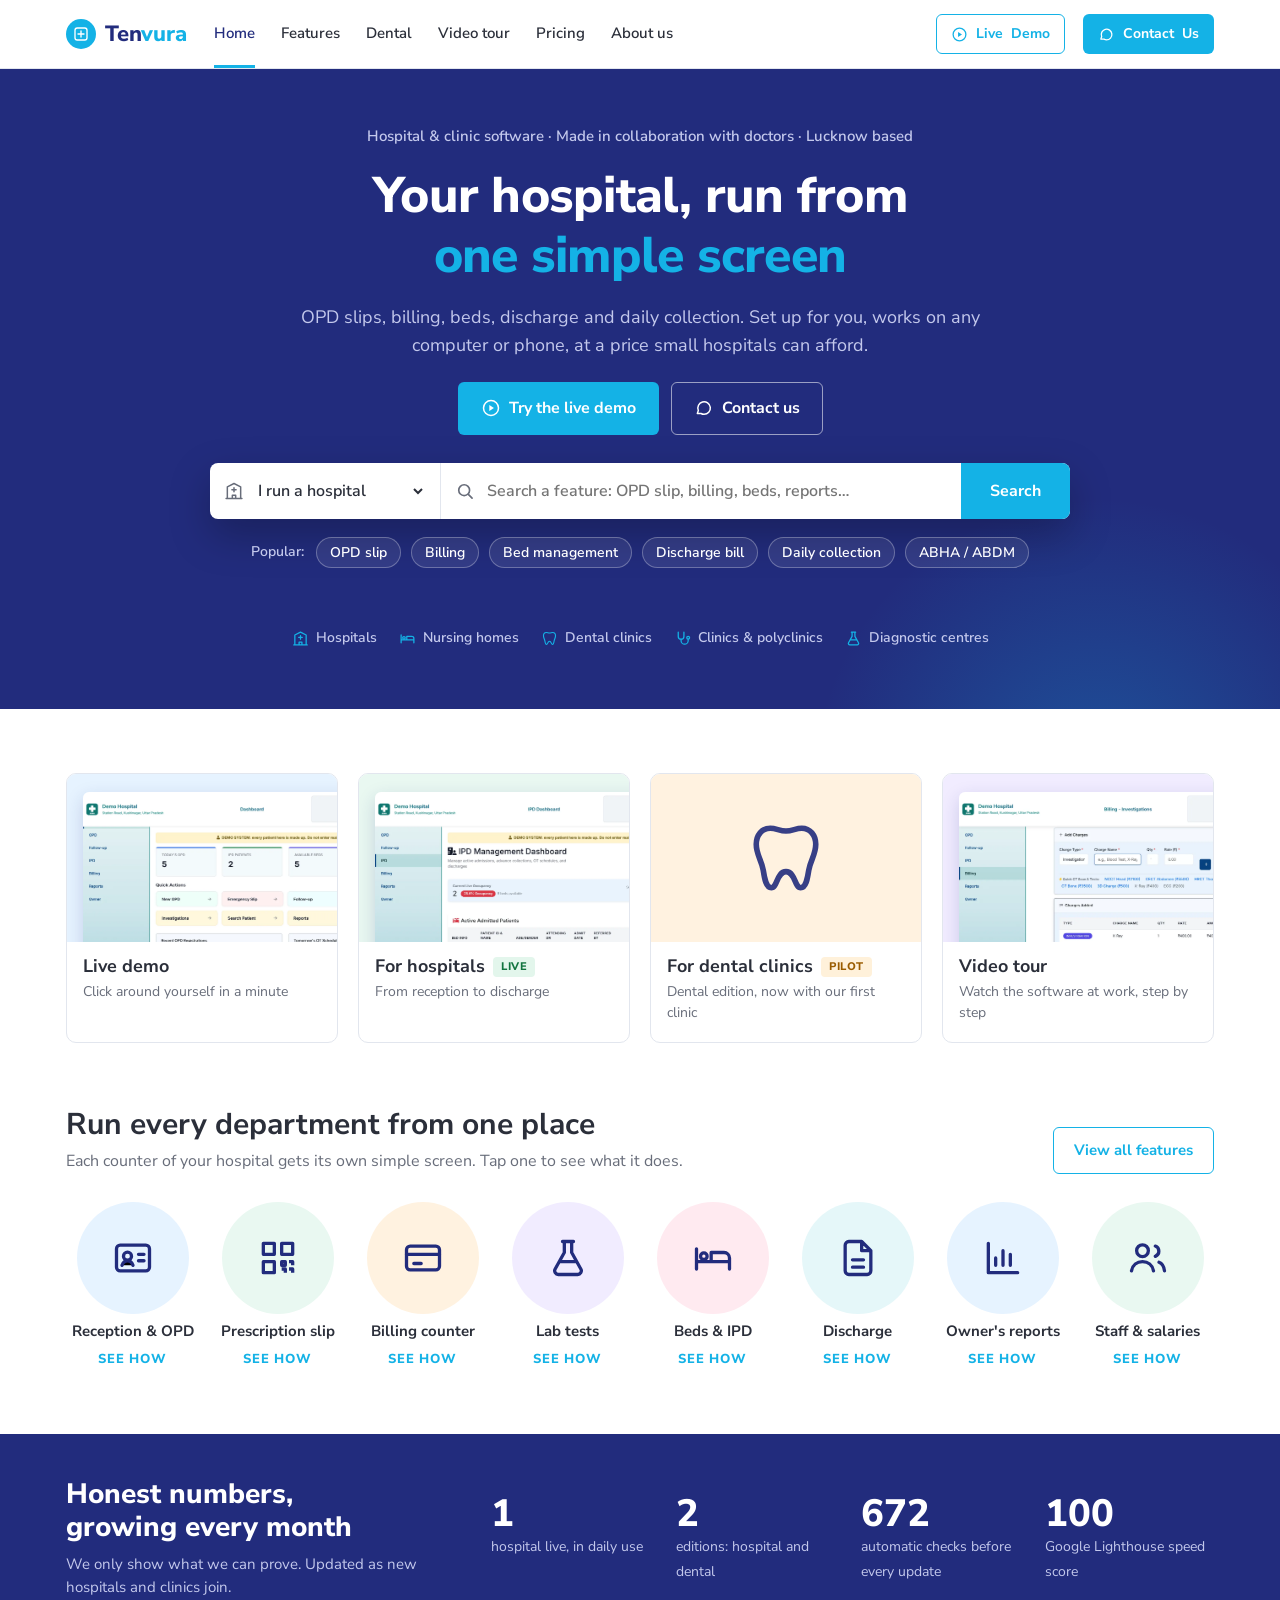
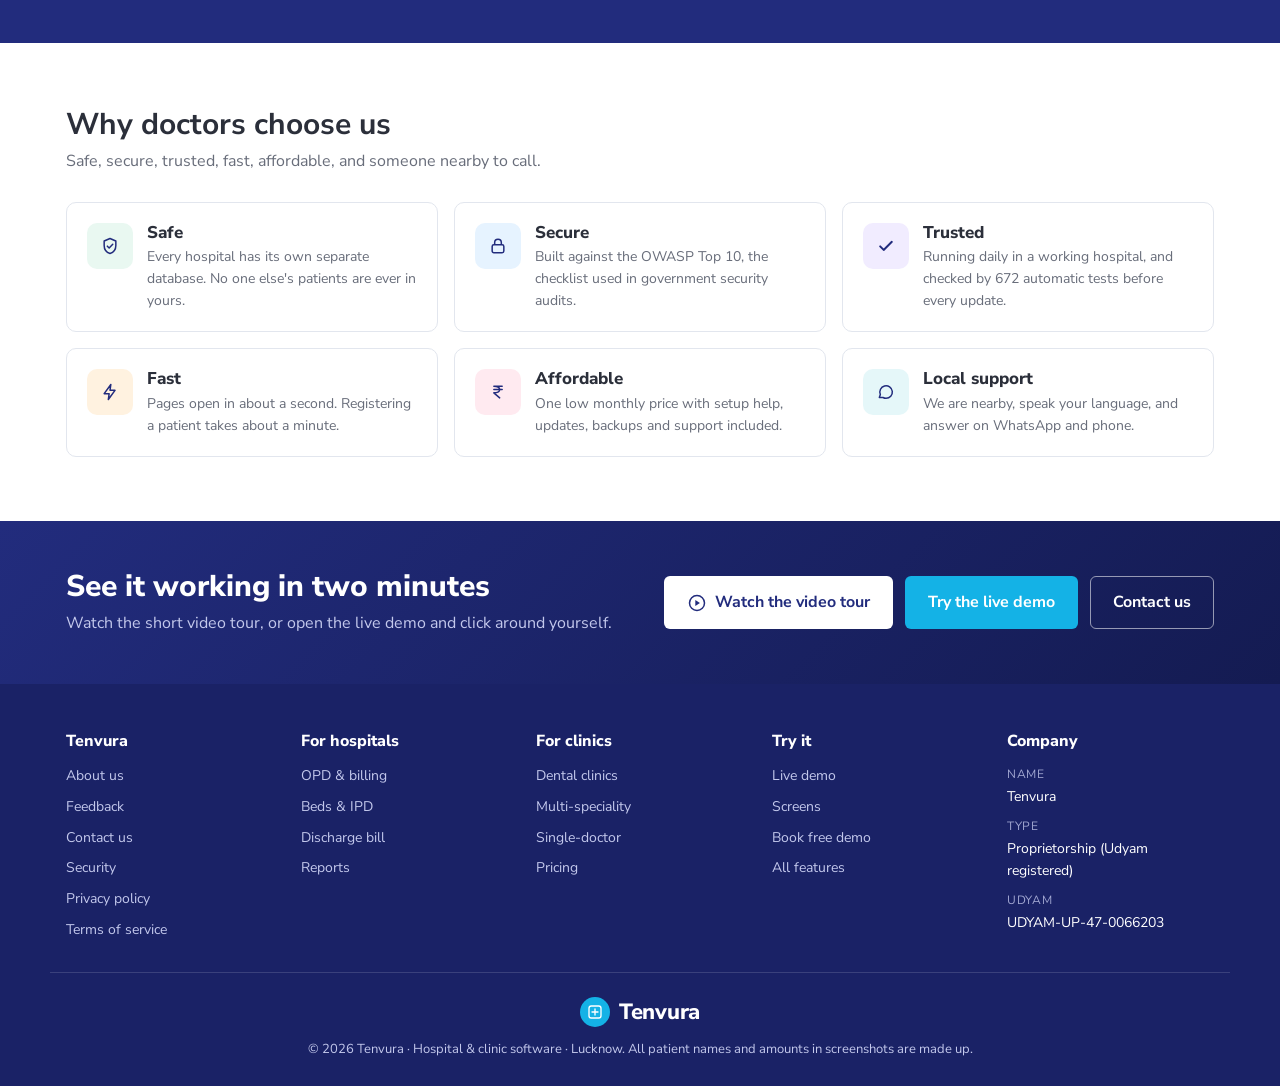
<file: index.html>
<!doctype html>
<html lang="en">
<head>
<meta charset="utf-8">
<meta name="viewport" content="width=device-width,initial-scale=1,viewport-fit=cover">
<title>Hospital & Clinic Management Software in Lucknow · Tenvura</title>
<meta name="description" content="Tenvura: hospital, nursing home and clinic software for OPD registration, billing, IPD beds, discharge and reports. Made in collaboration with doctors in Lucknow. Free live demo.">
<link rel="preconnect" href="https://fonts.googleapis.com">
<link rel="preconnect" href="https://fonts.gstatic.com" crossorigin>
<link rel="stylesheet" href="https://fonts.googleapis.com/css2?family=Nunito+Sans:opsz,wght@6..12,400;6..12,600;6..12,700;6..12,800&display=swap">
<meta property="og:title" content="Hospital & Clinic Management Software in Lucknow · Tenvura">
<meta property="og:description" content="Tenvura: hospital, nursing home and clinic software for OPD registration, billing, IPD beds, discharge and reports. Made in collaboration with doctors in Lucknow. Free live demo.">
<meta property="og:type" content="website">
<meta name="theme-color" content="#222c7d">
<meta property="og:url" content="https://upchardesk.onrender.com/">
<meta property="og:image" content="https://upchardesk.onrender.com/img/share-card.png">
<meta property="og:image:width" content="1200">
<meta property="og:image:height" content="630">
<meta name="twitter:card" content="summary_large_image">
<link rel="canonical" href="https://upchardesk.onrender.com/">
<style>html,body{margin:0}</style>
<link rel="stylesheet" href="/assets/site.css">
<script type="application/ld+json">[{"@context": "https://schema.org", "@type": "Organization", "name": "Tenvura", "url": "https://upchardesk.onrender.com/", "logo": "https://upchardesk.onrender.com/img/share-card.png", "description": "Developers and service providers of software for clinics, dental clinics, nursing homes, hospitals and diagnostic centres.", "address": {"@type": "PostalAddress", "addressLocality": "Lucknow", "addressRegion": "Uttar Pradesh", "addressCountry": "IN"}, "areaServed": "IN", "contactPoint": {"@type": "ContactPoint", "telephone": "+91-9362414164", "contactType": "sales", "availableLanguage": ["en", "hi"]}}, {"@context": "https://schema.org", "@type": "SoftwareApplication", "name": "Tenvura", "applicationCategory": "BusinessApplication", "applicationSubCategory": "Hospital management software", "operatingSystem": "Web browser", "url": "https://upchardesk.onrender.com/", "publisher": {"@type": "Organization", "name": "Tenvura"}, "offers": {"@type": "Offer", "price": "1200", "priceCurrency": "INR", "description": "Per month, setup and support included"}}]</script>
</head>
<body>
<svg width="0" height="0" style="position:absolute" aria-hidden="true">
  <symbol id="i-check" viewBox="0 0 24 24"><path d="M5 12.5l4.2 4.2L19 7" fill="none" stroke="currentColor" stroke-width="2.4" stroke-linecap="round" stroke-linejoin="round"/></symbol>
  <symbol id="i-search" viewBox="0 0 24 24"><circle cx="11" cy="11" r="6.5" fill="none" stroke="currentColor" stroke-width="2"/><path d="M16 16l4.5 4.5" stroke="currentColor" stroke-width="2" stroke-linecap="round"/></symbol>
  <symbol id="i-shield" viewBox="0 0 24 24"><path d="M12 3l7 3v5.5c0 4.6-3 8.3-7 9.5-4-1.2-7-4.9-7-9.5V6l7-3z" fill="none" stroke="currentColor" stroke-width="1.8" stroke-linejoin="round"/><path d="M8.8 12.2l2.2 2.2 4.3-4.4" fill="none" stroke="currentColor" stroke-width="1.8" stroke-linecap="round" stroke-linejoin="round"/></symbol>
  <symbol id="i-bolt" viewBox="0 0 24 24"><path d="M13 3L5 14h6l-1 7 8-11h-6l1-7z" fill="none" stroke="currentColor" stroke-width="1.8" stroke-linejoin="round"/></symbol>
  <symbol id="i-rupee" viewBox="0 0 24 24"><path d="M7 5h10M7 9h10M7 5c5 0 7 1.5 7 4s-3 4-7 4l7 6" fill="none" stroke="currentColor" stroke-width="1.8" stroke-linecap="round" stroke-linejoin="round"/></symbol>
  <symbol id="i-cloud" viewBox="0 0 24 24"><path d="M7 18h10a4 4 0 000-8 6 6 0 00-11.6 1.5A3.3 3.3 0 007 18z" fill="none" stroke="currentColor" stroke-width="1.8" stroke-linejoin="round"/></symbol>
  <symbol id="i-lock" viewBox="0 0 24 24"><rect x="5" y="10.5" width="14" height="9.5" rx="2" fill="none" stroke="currentColor" stroke-width="1.8"/><path d="M8 10.5V8a4 4 0 018 0v2.5" fill="none" stroke="currentColor" stroke-width="1.8"/></symbol>
  <symbol id="i-db" viewBox="0 0 24 24"><ellipse cx="12" cy="6" rx="7" ry="3" fill="none" stroke="currentColor" stroke-width="1.8"/><path d="M5 6v12c0 1.7 3.1 3 7 3s7-1.3 7-3V6M5 12c0 1.7 3.1 3 7 3s7-1.3 7-3" fill="none" stroke="currentColor" stroke-width="1.8"/></symbol>
  <symbol id="i-users" viewBox="0 0 24 24"><circle cx="9" cy="8" r="3.2" fill="none" stroke="currentColor" stroke-width="1.8"/><path d="M3 19c.6-3.3 3-5 6-5s5.4 1.7 6 5M16 5.5a3 3 0 010 5.6M18 14.3c1.7.6 2.7 2.2 3 4.7" fill="none" stroke="currentColor" stroke-width="1.8" stroke-linecap="round"/></symbol>
  <symbol id="i-phone" viewBox="0 0 24 24"><rect x="7" y="2.5" width="10" height="19" rx="2.2" fill="none" stroke="currentColor" stroke-width="1.8"/><path d="M11 18.2h2" stroke="currentColor" stroke-width="1.8" stroke-linecap="round"/></symbol>
  <symbol id="i-bed" viewBox="0 0 24 24"><path d="M3 18V7M3 14h18v4M21 14v-2a3 3 0 00-3-3h-7v5" fill="none" stroke="currentColor" stroke-width="1.8" stroke-linecap="round" stroke-linejoin="round"/><circle cx="7" cy="11" r="1.8" fill="none" stroke="currentColor" stroke-width="1.8"/></symbol>
  <symbol id="i-file" viewBox="0 0 24 24"><path d="M14 3H7a2 2 0 00-2 2v14a2 2 0 002 2h10a2 2 0 002-2V8l-5-5z M14 3v5h5M9 13h6M9 17h6" fill="none" stroke="currentColor" stroke-width="1.8" stroke-linejoin="round" stroke-linecap="round"/></symbol>
  <symbol id="i-chart" viewBox="0 0 24 24"><path d="M4 20V4M4 20h16M8 16v-4M12 16V8M16 16v-6" fill="none" stroke="currentColor" stroke-width="1.8" stroke-linecap="round"/></symbol>
  <symbol id="i-qr" viewBox="0 0 24 24"><path d="M4 4h6v6H4zM14 4h6v6h-6zM4 14h6v6H4zM14 14h2v2h-2zM18 14h2v2M14 18h2v2M18 18h2v2" fill="none" stroke="currentColor" stroke-width="1.8" stroke-linejoin="round"/></symbol>
  <symbol id="i-card" viewBox="0 0 24 24"><rect x="3" y="5.5" width="18" height="13" rx="2" fill="none" stroke="currentColor" stroke-width="1.8"/><path d="M3 10h18M7 15h4" stroke="currentColor" stroke-width="1.8" stroke-linecap="round"/></symbol>
  <symbol id="i-id" viewBox="0 0 24 24"><rect x="3" y="5" width="18" height="14" rx="2" fill="none" stroke="currentColor" stroke-width="1.8"/><circle cx="9" cy="11" r="2.2" fill="none" stroke="currentColor" stroke-width="1.8"/><path d="M6 16c.6-1.6 1.7-2.4 3-2.4s2.4.8 3 2.4M15 10h3M15 13.5h3" stroke="currentColor" stroke-width="1.8" stroke-linecap="round"/></symbol>
  <symbol id="i-chat" viewBox="0 0 24 24"><path d="M4 18.5l1.2-3.6A7.5 7.5 0 1112 19.5a7.6 7.6 0 01-3.6-.9L4 18.5z" fill="none" stroke="currentColor" stroke-width="1.8" stroke-linejoin="round"/></symbol>
  <symbol id="i-mail" viewBox="0 0 24 24"><rect x="3" y="5.5" width="18" height="13" rx="2" fill="none" stroke="currentColor" stroke-width="1.8"/><path d="M4 7l8 6 8-6" fill="none" stroke="currentColor" stroke-width="1.8" stroke-linejoin="round"/></symbol>
  <symbol id="i-pin" viewBox="0 0 24 24"><path d="M12 21s7-6 7-11.5A7 7 0 005 9.5C5 15 12 21 12 21z" fill="none" stroke="currentColor" stroke-width="1.8"/><circle cx="12" cy="9.5" r="2.4" fill="none" stroke="currentColor" stroke-width="1.8"/></symbol>
  <symbol id="i-tooth" viewBox="0 0 24 24"><path d="M7.5 3.5c1.7 0 2.7.8 4.5.8s2.8-.8 4.5-.8c2.4 0 4 2 4 4.6 0 3-1.5 4.4-2 7.4-.4 2.6-.8 5-2.3 5-1.8 0-1.5-4.6-4.2-4.6s-2.4 4.6-4.2 4.6c-1.5 0-1.9-2.4-2.3-5-.5-3-2-4.4-2-7.4 0-2.6 1.6-4.6 4-4.6z" fill="none" stroke="currentColor" stroke-width="1.6" stroke-linejoin="round"/></symbol>
  <symbol id="i-hospital" viewBox="0 0 24 24"><path d="M4 21V7l8-4 8 4v14M2.5 21h19M10 21v-4h4v4M12 8v5M9.5 10.5h5" fill="none" stroke="currentColor" stroke-width="1.8" stroke-linecap="round" stroke-linejoin="round"/></symbol>
  <symbol id="i-steth" viewBox="0 0 24 24"><path d="M6 3v6a4 4 0 008 0V3M10 13v2a5 5 0 0010 0v-2" fill="none" stroke="currentColor" stroke-width="1.8" stroke-linecap="round"/><circle cx="20" cy="11" r="2" fill="none" stroke="currentColor" stroke-width="1.8"/></symbol>
  <symbol id="i-flask" viewBox="0 0 24 24"><path d="M9 3h6M10 3v6l-5 9a2 2 0 001.8 3h10.4A2 2 0 0019 18l-5-9V3M7.5 14h9" fill="none" stroke="currentColor" stroke-width="1.8" stroke-linecap="round" stroke-linejoin="round"/></symbol>
  <symbol id="i-baby" viewBox="0 0 24 24"><circle cx="12" cy="8" r="4.5" fill="none" stroke="currentColor" stroke-width="1.8"/><path d="M10.3 8.5h.01M13.7 8.5h.01M10.5 10.3c.9.6 2.1.6 3 0M6 21c.8-3.6 3.2-5.5 6-5.5s5.2 1.9 6 5.5" fill="none" stroke="currentColor" stroke-width="1.8" stroke-linecap="round"/></symbol>
  <symbol id="i-clinic" viewBox="0 0 24 24"><rect x="4" y="4" width="16" height="16" rx="3" fill="none" stroke="currentColor" stroke-width="1.8"/><path d="M12 8v8M8 12h8" stroke="currentColor" stroke-width="1.8" stroke-linecap="round"/></symbol>
  <symbol id="i-person" viewBox="0 0 24 24"><circle cx="12" cy="8.5" r="3.8" fill="none" stroke="currentColor" stroke-width="1.5"/><path d="M4.5 20c1-4 4-6 7.5-6s6.5 2 7.5 6" fill="none" stroke="currentColor" stroke-width="1.5" stroke-linecap="round"/></symbol>
  <symbol id="i-menu" viewBox="0 0 24 24"><path d="M4 7h16M4 12h16M4 17h16" stroke="currentColor" stroke-width="2" stroke-linecap="round"/></symbol>
  <symbol id="i-left" viewBox="0 0 24 24"><path d="M15 5l-7 7 7 7" fill="none" stroke="currentColor" stroke-width="2.2" stroke-linecap="round" stroke-linejoin="round"/></symbol>
  <symbol id="i-right" viewBox="0 0 24 24"><path d="M9 5l7 7-7 7" fill="none" stroke="currentColor" stroke-width="2.2" stroke-linecap="round" stroke-linejoin="round"/></symbol>
  <symbol id="i-play" viewBox="0 0 24 24"><circle cx="12" cy="12" r="9" fill="none" stroke="currentColor" stroke-width="1.8"/><path d="M10 8.5l5.5 3.5-5.5 3.5z" fill="currentColor"/></symbol>
</svg>

<header class="top">
  <div class="wrap">
    <a class="logo" href="/" aria-label="Home"><span class="logo-mark"><svg class="icon"><use href="#i-clinic"/></svg></span><span data-brand-split>Tenvura</span></a>
    <nav class="menu" id="menu" aria-label="Main">
      <a href="/" class="active" aria-current="page">Home</a>
      <a href="/features/">Features</a>
      <a href="/dental/">Dental</a>
      <a href="/tour/">Video tour</a>
      <a href="/pricing/">Pricing</a>
      <a href="/about/">About us</a>
    </nav>
    <div class="top-right">
      <a class="btn btn-line" href="/demo/"><svg class="icon"><use href="#i-play"/></svg><span class="long">Live </span>Demo</a>
      <a class="btn btn-sky" href="/contact/"><svg class="icon"><use href="#i-chat"/></svg>Contact<span class="long"> Us</span></a>
    </div>
    <button class="menu-btn" id="menuBtn" aria-expanded="false" aria-controls="menu" aria-label="Menu"><svg class="icon"><use href="#i-menu"/></svg></button>
  </div>
</header>

<main id="top">
  <section class="hero" aria-labelledby="hero-title">
    <div class="wrap">
      <p class="kicker">Hospital &amp; clinic software · Made in collaboration with doctors · Lucknow based</p>
      <h1 id="hero-title">Your hospital, run from <span>one simple screen</span></h1>
      <p class="lead">OPD slips, billing, beds, discharge and daily collection. Set up for you, works on any computer or phone, at a price small hospitals can afford.</p>
      <div class="hero-ctas">
        <a class="btn btn-sky btn-lg" href="/demo/"><svg class="icon"><use href="#i-play"/></svg>Try the live demo</a>
        <a class="btn btn-ghost btn-lg" href="/contact/"><svg class="icon"><use href="#i-chat"/></svg>Contact us</a>
      </div>
      <form class="search" id="searchForm" role="search" aria-label="Find a feature">
        <label for="qType"><svg class="icon"><use href="#i-hospital"/></svg>
          <select id="qType" aria-label="I run a">
            <option value="hospital">I run a hospital</option>
            <option value="nursing">I run a nursing home</option>
            <option value="dental">I run a dental clinic</option>
            <option value="clinic">I run a clinic</option>
          </select>
        </label>
        <label for="q"><svg class="icon"><use href="#i-search"/></svg>
          <input id="q" type="search" placeholder="Search a feature: OPD slip, billing, beds, reports…" autocomplete="off">
        </label>
        <button class="btn btn-sky" type="submit">Search</button>
      </form>
      <div class="chips" aria-label="Popular searches">
        <span>Popular:</span>
        <button class="chip" type="button" data-q="OPD slip">OPD slip</button>
        <button class="chip" type="button" data-q="billing">Billing</button>
        <button class="chip" type="button" data-q="beds">Bed management</button>
        <button class="chip" type="button" data-q="discharge">Discharge bill</button>
        <button class="chip" type="button" data-q="collection">Daily collection</button>
        <button class="chip" type="button" data-q="ABHA">ABHA / ABDM</button>
      </div>
      <p class="search-msg" id="searchMsg" aria-live="polite"></p>
      <div class="made-for" aria-label="Made for">
        <span><svg class="icon"><use href="#i-hospital"/></svg>Hospitals</span>
        <span><svg class="icon"><use href="#i-bed"/></svg>Nursing homes</span>
        <span><svg class="icon"><use href="#i-tooth"/></svg>Dental clinics</span>
        <span><svg class="icon"><use href="#i-steth"/></svg>Clinics &amp; polyclinics</span>
        <span><svg class="icon"><use href="#i-flask"/></svg>Diagnostic centres</span>
      </div>
    </div>
  </section>

  <section class="section" style="padding-bottom:24px" aria-label="Start here">
    <div class="wrap tiles">
      <a class="tile" href="/demo/">
        <div class="tile-pic" style="background:var(--t1)"><img src="/img/02-dashboard.webp" alt="" width="1600" height="1054"></div>
        <div class="tile-body"><h3>Live demo</h3><p>Click around yourself in a minute</p></div>
      </a>
      <a class="tile" href="/features/#for">
        <div class="tile-pic" style="background:var(--t2)"><img src="/img/08-ipd.webp" alt="" width="1600" height="1054"></div>
        <div class="tile-body"><h3>For hospitals <span class="badge live">Live</span></h3><p>From reception to discharge</p></div>
      </a>
      <a class="tile" href="/dental/">
        <div class="tile-pic" style="background:var(--t3)"><svg class="big"><use href="#i-tooth"/></svg></div>
        <div class="tile-body"><h3>For dental clinics <span class="badge pilot">Pilot</span></h3><p>Dental edition, now with our first clinic</p></div>
      </a>
      <a class="tile" id="tourTile" href="/tour/">
        <div class="tile-pic" style="background:var(--t4)"><img src="/img/06-billing.webp" alt="" width="1600" height="1054"></div>
        <div class="tile-body"><h3>Video tour</h3><p>Watch the software at work, step by step</p></div>
      </a>
    </div>
  </section>

  <section class="section" style="padding-top:40px" aria-labelledby="dept-title">
    <div class="wrap">
      <div class="head">
        <div><h2 id="dept-title">Run every department from one place</h2><p>Each counter of your hospital gets its own simple screen. Tap one to see what it does.</p></div>
        <a class="btn btn-line" href="/features/">View all features</a>
      </div>
      <div class="rounds">
        <a class="round" href="/features/?q=registration#features"><span class="disc" style="background:var(--t1)"><svg class="icon"><use href="#i-id"/></svg></span><b>Reception &amp; OPD</b><span class="link-caps">See how</span></a>
        <a class="round" href="/features/?q=slip#features"><span class="disc" style="background:var(--t2)"><svg class="icon"><use href="#i-qr"/></svg></span><b>Prescription slip</b><span class="link-caps">See how</span></a>
        <a class="round" href="/features/?q=billing#features"><span class="disc" style="background:var(--t3)"><svg class="icon"><use href="#i-card"/></svg></span><b>Billing counter</b><span class="link-caps">See how</span></a>
        <a class="round" href="/features/?q=tests#features"><span class="disc" style="background:var(--t4)"><svg class="icon"><use href="#i-flask"/></svg></span><b>Lab tests</b><span class="link-caps">See how</span></a>
        <a class="round" href="/features/?q=beds#features"><span class="disc" style="background:var(--t5)"><svg class="icon"><use href="#i-bed"/></svg></span><b>Beds &amp; IPD</b><span class="link-caps">See how</span></a>
        <a class="round" href="/features/?q=discharge#features"><span class="disc" style="background:var(--t6)"><svg class="icon"><use href="#i-file"/></svg></span><b>Discharge</b><span class="link-caps">See how</span></a>
        <a class="round" href="/features/?q=reports#features"><span class="disc" style="background:var(--t1)"><svg class="icon"><use href="#i-chart"/></svg></span><b>Owner's reports</b><span class="link-caps">See how</span></a>
        <a class="round" href="/features/?q=staff#features"><span class="disc" style="background:var(--t2)"><svg class="icon"><use href="#i-users"/></svg></span><b>Staff &amp; salaries</b><span class="link-caps">See how</span></a>
      </div>
    </div>
  </section>

  <div class="band" aria-labelledby="numbers-title">
    <div class="wrap">
      <div><h2 id="numbers-title">Honest numbers, growing every month</h2><p>We only show what we can prove. Updated as new hospitals and clinics join.</p></div>
      <div class="stats" id="stats"></div>
    </div>
  </div>

  <section class="section" aria-labelledby="why-title">
    <div class="wrap">
      <div class="head"><div><h2 id="why-title">Why doctors choose us</h2><p>Safe, secure, trusted, fast, affordable, and someone nearby to call.</p></div></div>
      <div class="why">
        <div><span class="wicon" style="background:var(--t2)"><svg class="icon"><use href="#i-shield"/></svg></span><div><h3>Safe</h3><p>Every hospital has its own separate database. No one else's patients are ever in yours.</p></div></div>
        <div><span class="wicon" style="background:var(--t1)"><svg class="icon"><use href="#i-lock"/></svg></span><div><h3>Secure</h3><p>Built against the OWASP Top 10, the checklist used in government security audits.</p></div></div>
        <div><span class="wicon" style="background:var(--t4)"><svg class="icon"><use href="#i-check"/></svg></span><div><h3>Trusted</h3><p>Running daily in a working hospital, and checked by 672 automatic tests before every update.</p></div></div>
        <div><span class="wicon" style="background:var(--t3)"><svg class="icon"><use href="#i-bolt"/></svg></span><div><h3>Fast</h3><p>Pages open in about a second. Registering a patient takes about a minute.</p></div></div>
        <div><span class="wicon" style="background:var(--t5)"><svg class="icon"><use href="#i-rupee"/></svg></span><div><h3>Affordable</h3><p>One low monthly price with setup help, updates, backups and support included.</p></div></div>
        <div><span class="wicon" style="background:var(--t6)"><svg class="icon"><use href="#i-chat"/></svg></span><div><h3>Local support</h3><p>We are nearby, speak your language, and answer on WhatsApp and phone.</p></div></div>
      </div>
    </div>
  </section>

  <section class="cta-band" aria-labelledby="cta-title">
    <div class="wrap">
      <div><h2 id="cta-title">See it working in two minutes</h2><p>Watch the short video tour, or open the live demo and click around yourself.</p></div>
      <div class="cta-actions">
        <a class="btn btn-white btn-lg" href="/tour/"><svg class="icon"><use href="#i-play"/></svg>Watch the video tour</a>
        <a class="btn btn-sky btn-lg" href="/demo/">Try the live demo</a>
        <a class="btn btn-ghost btn-lg" href="/contact/">Contact us</a>
      </div>
    </div>
  </section>
</main>

<footer class="site">
  <div class="wrap cols">
    <div><h4 data-brand>Tenvura</h4><ul><li><a href="/about/">About us</a></li><li><a href="/about/#feedback">Feedback</a></li><li><a href="/contact/">Contact us</a></li><li><a href="/features/#security">Security</a></li><li><a href="/privacy/">Privacy policy</a></li><li><a href="/terms/">Terms of service</a></li></ul></div>
    <div><h4>For hospitals</h4><ul><li><a href="/features/#features">OPD &amp; billing</a></li><li><a href="/features/#features">Beds &amp; IPD</a></li><li><a href="/features/#features">Discharge bill</a></li><li><a href="/features/#features">Reports</a></li></ul></div>
    <div><h4>For clinics</h4><ul><li><a href="/features/#for">Dental clinics</a></li><li><a href="/features/#for">Multi-speciality</a></li><li><a href="/features/#for">Single-doctor</a></li><li><a href="/pricing/">Pricing</a></li></ul></div>
    <div><h4>Try it</h4><ul><li><a href="/demo/">Live demo</a></li><li><a href="/features/#screens">Screens</a></li><li><a href="/contact/">Book free demo</a></li><li><a href="/features/#features">All features</a></li></ul></div>
    <div><h4>Company</h4><dl id="companyDetails"></dl></div>
  </div>
  <div class="wrap foot-base">
    <span class="logo"><span class="logo-mark"><svg class="icon"><use href="#i-clinic"/></svg></span><span data-brand>Tenvura</span></span>
    <p>© <span id="year"></span> <span data-brand>Tenvura</span> · Hospital &amp; clinic software · Lucknow. All patient names and amounts in screenshots are made up.</p>
  </div>
</footer>

<script src="/assets/site.js"></script>
</body>
</html>
</file>
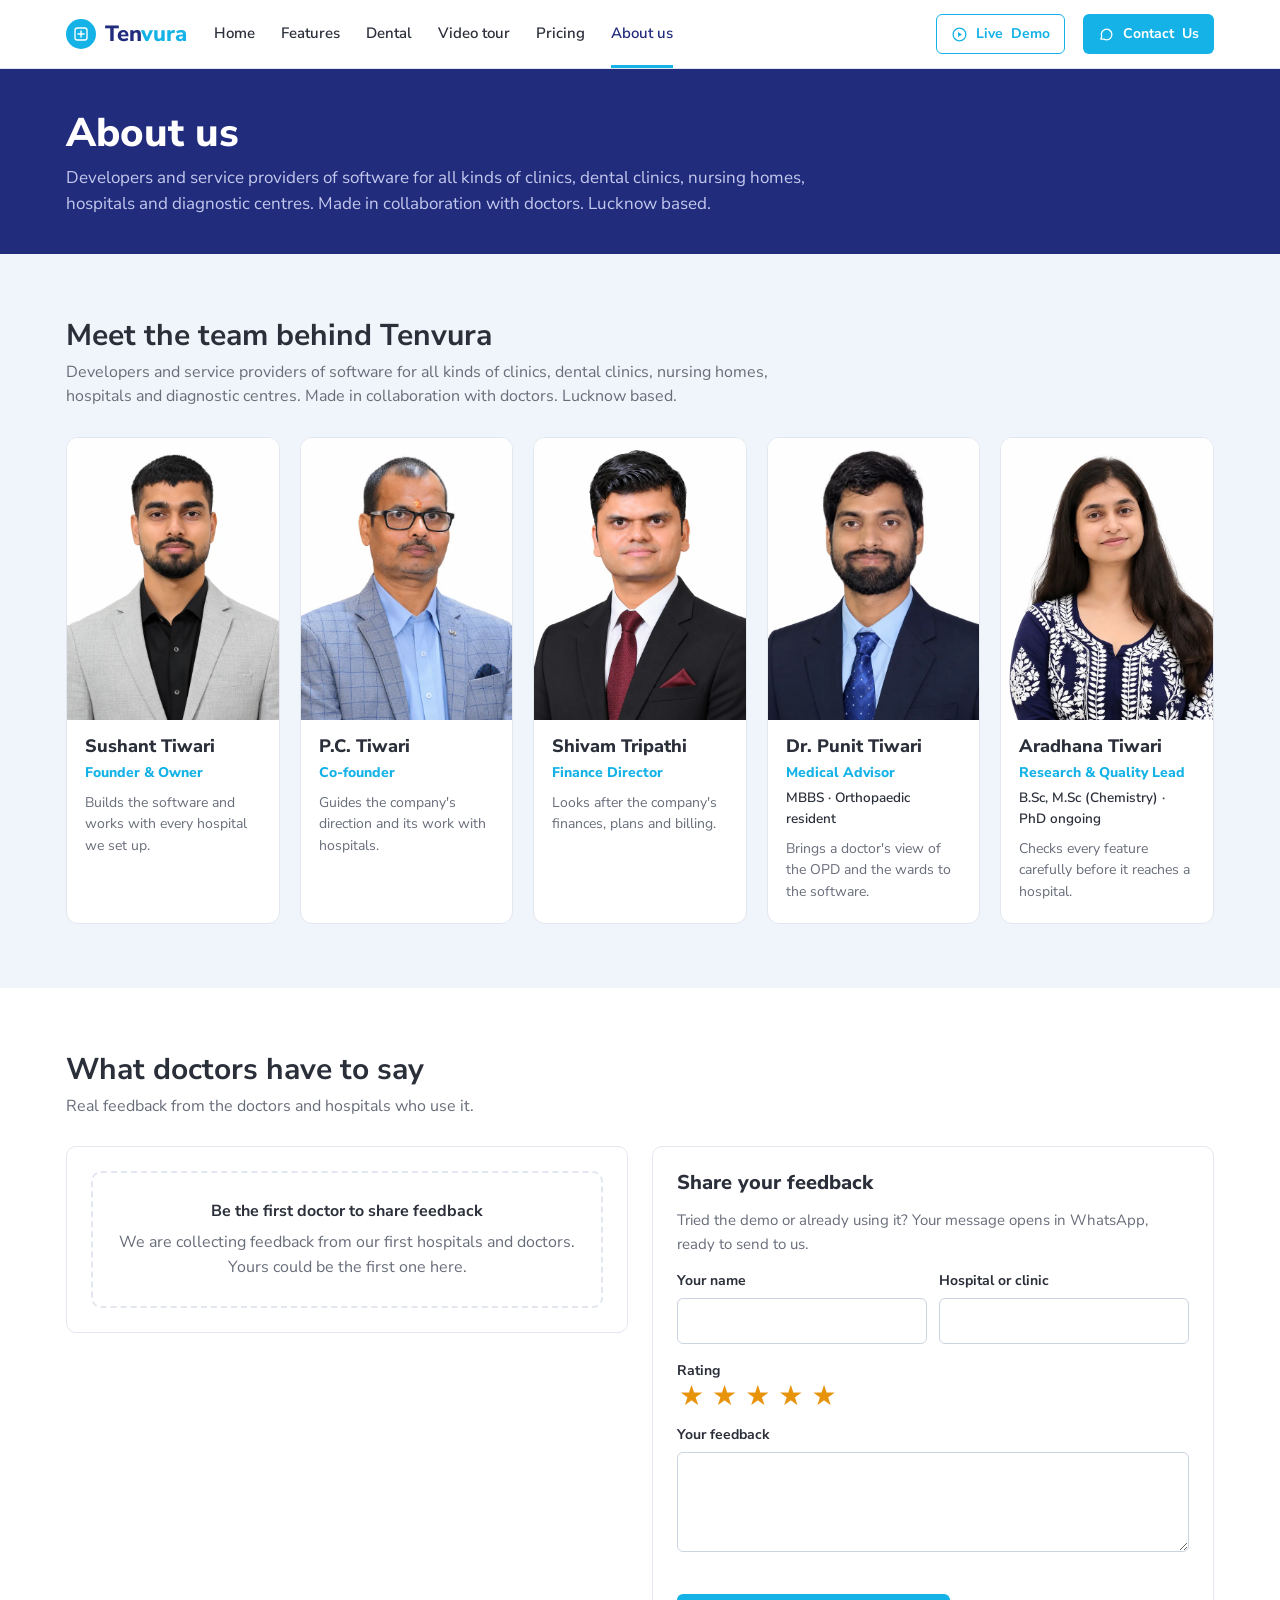
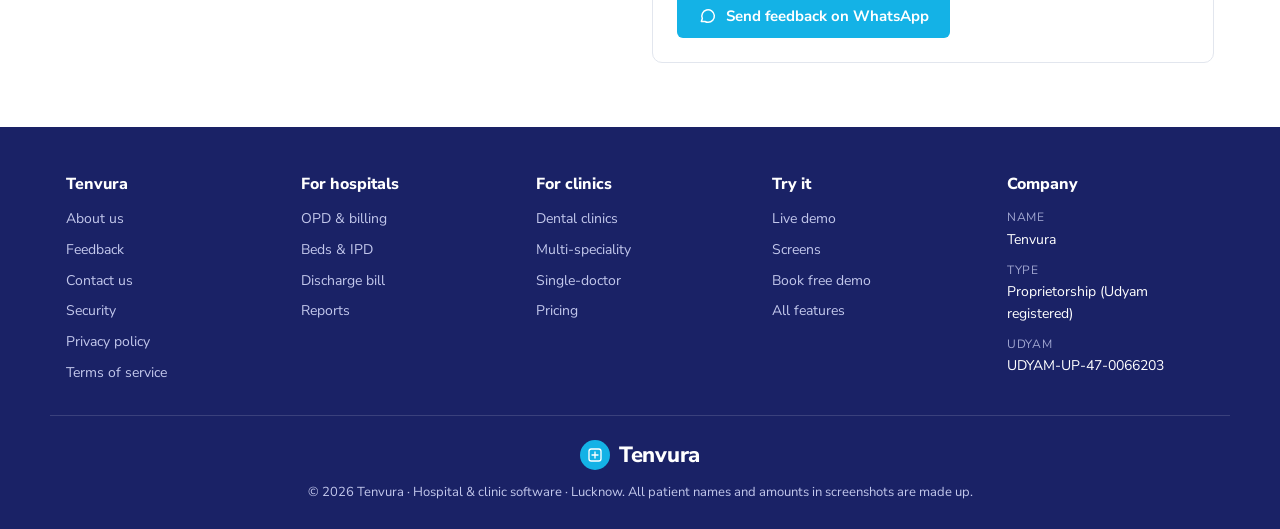
<file: about/index.html>
<!doctype html>
<html lang="en">
<head>
<meta charset="utf-8">
<meta name="viewport" content="width=device-width,initial-scale=1,viewport-fit=cover">
<title>About Us · Tenvura, Lucknow</title>
<meta name="description" content="Tenvura is a Lucknow based team building hospital and clinic software in collaboration with doctors. Meet the team behind Tenvura.">
<link rel="preconnect" href="https://fonts.googleapis.com">
<link rel="preconnect" href="https://fonts.gstatic.com" crossorigin>
<link rel="stylesheet" href="https://fonts.googleapis.com/css2?family=Nunito+Sans:opsz,wght@6..12,400;6..12,600;6..12,700;6..12,800&display=swap">
<meta property="og:title" content="About Us · Tenvura, Lucknow">
<meta property="og:description" content="Tenvura is a Lucknow based team building hospital and clinic software in collaboration with doctors. Meet the team behind Tenvura.">
<meta property="og:type" content="website">
<meta name="theme-color" content="#222c7d">
<meta property="og:url" content="https://upchardesk.onrender.com/about/">
<meta property="og:image" content="https://upchardesk.onrender.com/img/share-card.png">
<meta property="og:image:width" content="1200">
<meta property="og:image:height" content="630">
<meta name="twitter:card" content="summary_large_image">
<link rel="canonical" href="https://upchardesk.onrender.com/about/">
<style>html,body{margin:0}</style>
<link rel="stylesheet" href="/assets/site.css">
</head>
<body>
<svg width="0" height="0" style="position:absolute" aria-hidden="true">
  <symbol id="i-check" viewBox="0 0 24 24"><path d="M5 12.5l4.2 4.2L19 7" fill="none" stroke="currentColor" stroke-width="2.4" stroke-linecap="round" stroke-linejoin="round"/></symbol>
  <symbol id="i-search" viewBox="0 0 24 24"><circle cx="11" cy="11" r="6.5" fill="none" stroke="currentColor" stroke-width="2"/><path d="M16 16l4.5 4.5" stroke="currentColor" stroke-width="2" stroke-linecap="round"/></symbol>
  <symbol id="i-shield" viewBox="0 0 24 24"><path d="M12 3l7 3v5.5c0 4.6-3 8.3-7 9.5-4-1.2-7-4.9-7-9.5V6l7-3z" fill="none" stroke="currentColor" stroke-width="1.8" stroke-linejoin="round"/><path d="M8.8 12.2l2.2 2.2 4.3-4.4" fill="none" stroke="currentColor" stroke-width="1.8" stroke-linecap="round" stroke-linejoin="round"/></symbol>
  <symbol id="i-bolt" viewBox="0 0 24 24"><path d="M13 3L5 14h6l-1 7 8-11h-6l1-7z" fill="none" stroke="currentColor" stroke-width="1.8" stroke-linejoin="round"/></symbol>
  <symbol id="i-rupee" viewBox="0 0 24 24"><path d="M7 5h10M7 9h10M7 5c5 0 7 1.5 7 4s-3 4-7 4l7 6" fill="none" stroke="currentColor" stroke-width="1.8" stroke-linecap="round" stroke-linejoin="round"/></symbol>
  <symbol id="i-cloud" viewBox="0 0 24 24"><path d="M7 18h10a4 4 0 000-8 6 6 0 00-11.6 1.5A3.3 3.3 0 007 18z" fill="none" stroke="currentColor" stroke-width="1.8" stroke-linejoin="round"/></symbol>
  <symbol id="i-lock" viewBox="0 0 24 24"><rect x="5" y="10.5" width="14" height="9.5" rx="2" fill="none" stroke="currentColor" stroke-width="1.8"/><path d="M8 10.5V8a4 4 0 018 0v2.5" fill="none" stroke="currentColor" stroke-width="1.8"/></symbol>
  <symbol id="i-db" viewBox="0 0 24 24"><ellipse cx="12" cy="6" rx="7" ry="3" fill="none" stroke="currentColor" stroke-width="1.8"/><path d="M5 6v12c0 1.7 3.1 3 7 3s7-1.3 7-3V6M5 12c0 1.7 3.1 3 7 3s7-1.3 7-3" fill="none" stroke="currentColor" stroke-width="1.8"/></symbol>
  <symbol id="i-users" viewBox="0 0 24 24"><circle cx="9" cy="8" r="3.2" fill="none" stroke="currentColor" stroke-width="1.8"/><path d="M3 19c.6-3.3 3-5 6-5s5.4 1.7 6 5M16 5.5a3 3 0 010 5.6M18 14.3c1.7.6 2.7 2.2 3 4.7" fill="none" stroke="currentColor" stroke-width="1.8" stroke-linecap="round"/></symbol>
  <symbol id="i-phone" viewBox="0 0 24 24"><rect x="7" y="2.5" width="10" height="19" rx="2.2" fill="none" stroke="currentColor" stroke-width="1.8"/><path d="M11 18.2h2" stroke="currentColor" stroke-width="1.8" stroke-linecap="round"/></symbol>
  <symbol id="i-bed" viewBox="0 0 24 24"><path d="M3 18V7M3 14h18v4M21 14v-2a3 3 0 00-3-3h-7v5" fill="none" stroke="currentColor" stroke-width="1.8" stroke-linecap="round" stroke-linejoin="round"/><circle cx="7" cy="11" r="1.8" fill="none" stroke="currentColor" stroke-width="1.8"/></symbol>
  <symbol id="i-file" viewBox="0 0 24 24"><path d="M14 3H7a2 2 0 00-2 2v14a2 2 0 002 2h10a2 2 0 002-2V8l-5-5z M14 3v5h5M9 13h6M9 17h6" fill="none" stroke="currentColor" stroke-width="1.8" stroke-linejoin="round" stroke-linecap="round"/></symbol>
  <symbol id="i-chart" viewBox="0 0 24 24"><path d="M4 20V4M4 20h16M8 16v-4M12 16V8M16 16v-6" fill="none" stroke="currentColor" stroke-width="1.8" stroke-linecap="round"/></symbol>
  <symbol id="i-qr" viewBox="0 0 24 24"><path d="M4 4h6v6H4zM14 4h6v6h-6zM4 14h6v6H4zM14 14h2v2h-2zM18 14h2v2M14 18h2v2M18 18h2v2" fill="none" stroke="currentColor" stroke-width="1.8" stroke-linejoin="round"/></symbol>
  <symbol id="i-card" viewBox="0 0 24 24"><rect x="3" y="5.5" width="18" height="13" rx="2" fill="none" stroke="currentColor" stroke-width="1.8"/><path d="M3 10h18M7 15h4" stroke="currentColor" stroke-width="1.8" stroke-linecap="round"/></symbol>
  <symbol id="i-id" viewBox="0 0 24 24"><rect x="3" y="5" width="18" height="14" rx="2" fill="none" stroke="currentColor" stroke-width="1.8"/><circle cx="9" cy="11" r="2.2" fill="none" stroke="currentColor" stroke-width="1.8"/><path d="M6 16c.6-1.6 1.7-2.4 3-2.4s2.4.8 3 2.4M15 10h3M15 13.5h3" stroke="currentColor" stroke-width="1.8" stroke-linecap="round"/></symbol>
  <symbol id="i-chat" viewBox="0 0 24 24"><path d="M4 18.5l1.2-3.6A7.5 7.5 0 1112 19.5a7.6 7.6 0 01-3.6-.9L4 18.5z" fill="none" stroke="currentColor" stroke-width="1.8" stroke-linejoin="round"/></symbol>
  <symbol id="i-mail" viewBox="0 0 24 24"><rect x="3" y="5.5" width="18" height="13" rx="2" fill="none" stroke="currentColor" stroke-width="1.8"/><path d="M4 7l8 6 8-6" fill="none" stroke="currentColor" stroke-width="1.8" stroke-linejoin="round"/></symbol>
  <symbol id="i-pin" viewBox="0 0 24 24"><path d="M12 21s7-6 7-11.5A7 7 0 005 9.5C5 15 12 21 12 21z" fill="none" stroke="currentColor" stroke-width="1.8"/><circle cx="12" cy="9.5" r="2.4" fill="none" stroke="currentColor" stroke-width="1.8"/></symbol>
  <symbol id="i-tooth" viewBox="0 0 24 24"><path d="M7.5 3.5c1.7 0 2.7.8 4.5.8s2.8-.8 4.5-.8c2.4 0 4 2 4 4.6 0 3-1.5 4.4-2 7.4-.4 2.6-.8 5-2.3 5-1.8 0-1.5-4.6-4.2-4.6s-2.4 4.6-4.2 4.6c-1.5 0-1.9-2.4-2.3-5-.5-3-2-4.4-2-7.4 0-2.6 1.6-4.6 4-4.6z" fill="none" stroke="currentColor" stroke-width="1.6" stroke-linejoin="round"/></symbol>
  <symbol id="i-hospital" viewBox="0 0 24 24"><path d="M4 21V7l8-4 8 4v14M2.5 21h19M10 21v-4h4v4M12 8v5M9.5 10.5h5" fill="none" stroke="currentColor" stroke-width="1.8" stroke-linecap="round" stroke-linejoin="round"/></symbol>
  <symbol id="i-steth" viewBox="0 0 24 24"><path d="M6 3v6a4 4 0 008 0V3M10 13v2a5 5 0 0010 0v-2" fill="none" stroke="currentColor" stroke-width="1.8" stroke-linecap="round"/><circle cx="20" cy="11" r="2" fill="none" stroke="currentColor" stroke-width="1.8"/></symbol>
  <symbol id="i-flask" viewBox="0 0 24 24"><path d="M9 3h6M10 3v6l-5 9a2 2 0 001.8 3h10.4A2 2 0 0019 18l-5-9V3M7.5 14h9" fill="none" stroke="currentColor" stroke-width="1.8" stroke-linecap="round" stroke-linejoin="round"/></symbol>
  <symbol id="i-baby" viewBox="0 0 24 24"><circle cx="12" cy="8" r="4.5" fill="none" stroke="currentColor" stroke-width="1.8"/><path d="M10.3 8.5h.01M13.7 8.5h.01M10.5 10.3c.9.6 2.1.6 3 0M6 21c.8-3.6 3.2-5.5 6-5.5s5.2 1.9 6 5.5" fill="none" stroke="currentColor" stroke-width="1.8" stroke-linecap="round"/></symbol>
  <symbol id="i-clinic" viewBox="0 0 24 24"><rect x="4" y="4" width="16" height="16" rx="3" fill="none" stroke="currentColor" stroke-width="1.8"/><path d="M12 8v8M8 12h8" stroke="currentColor" stroke-width="1.8" stroke-linecap="round"/></symbol>
  <symbol id="i-person" viewBox="0 0 24 24"><circle cx="12" cy="8.5" r="3.8" fill="none" stroke="currentColor" stroke-width="1.5"/><path d="M4.5 20c1-4 4-6 7.5-6s6.5 2 7.5 6" fill="none" stroke="currentColor" stroke-width="1.5" stroke-linecap="round"/></symbol>
  <symbol id="i-menu" viewBox="0 0 24 24"><path d="M4 7h16M4 12h16M4 17h16" stroke="currentColor" stroke-width="2" stroke-linecap="round"/></symbol>
  <symbol id="i-left" viewBox="0 0 24 24"><path d="M15 5l-7 7 7 7" fill="none" stroke="currentColor" stroke-width="2.2" stroke-linecap="round" stroke-linejoin="round"/></symbol>
  <symbol id="i-right" viewBox="0 0 24 24"><path d="M9 5l7 7-7 7" fill="none" stroke="currentColor" stroke-width="2.2" stroke-linecap="round" stroke-linejoin="round"/></symbol>
  <symbol id="i-play" viewBox="0 0 24 24"><circle cx="12" cy="12" r="9" fill="none" stroke="currentColor" stroke-width="1.8"/><path d="M10 8.5l5.5 3.5-5.5 3.5z" fill="currentColor"/></symbol>
</svg>

<header class="top">
  <div class="wrap">
    <a class="logo" href="/" aria-label="Home"><span class="logo-mark"><svg class="icon"><use href="#i-clinic"/></svg></span><span data-brand-split>Tenvura</span></a>
    <nav class="menu" id="menu" aria-label="Main">
      <a href="/">Home</a>
      <a href="/features/">Features</a>
      <a href="/dental/">Dental</a>
      <a href="/tour/">Video tour</a>
      <a href="/pricing/">Pricing</a>
      <a href="/about/" class="active" aria-current="page">About us</a>
    </nav>
    <div class="top-right">
      <a class="btn btn-line" href="/demo/"><svg class="icon"><use href="#i-play"/></svg><span class="long">Live </span>Demo</a>
      <a class="btn btn-sky" href="/contact/"><svg class="icon"><use href="#i-chat"/></svg>Contact<span class="long"> Us</span></a>
    </div>
    <button class="menu-btn" id="menuBtn" aria-expanded="false" aria-controls="menu" aria-label="Menu"><svg class="icon"><use href="#i-menu"/></svg></button>
  </div>
</header>

<main id="top">
  <section class="page-head">
    <div class="wrap"><h1>About us</h1><p>Developers and service providers of software for all kinds of clinics, dental clinics, nursing homes, hospitals and diagnostic centres. Made in collaboration with doctors. Lucknow based.</p></div>
  </section>

  <section class="section tinted" id="team" aria-labelledby="team-title">
    <div class="wrap">
      <div class="head"><div><h2 id="team-title">Meet the team behind <span data-brand>Tenvura</span></h2><p>Developers and service providers of software for all kinds of clinics, dental clinics, nursing homes, hospitals and diagnostic centres. Made in collaboration with doctors. Lucknow based.</p></div></div>
      <div class="team" id="teamList"></div>
    </div>
  </section>

  <section class="section" id="feedback" aria-labelledby="feedback-title">
    <div class="wrap">
      <div class="head"><div><h2 id="feedback-title">What doctors have to say</h2><p>Real feedback from the doctors and hospitals who use it.</p></div></div>
      <div class="two">
        <div class="panel" id="reviews"></div>
        <form class="panel" id="feedbackForm" novalidate>
          <h3>Share your feedback</h3>
          <p>Tried the demo or already using it? Your message opens in WhatsApp, ready to send to us.</p>
          <div class="row2">
            <label for="fbName">Your name<input class="field" id="fbName" autocomplete="name" required></label>
            <label for="fbPlace">Hospital or clinic<input class="field" id="fbPlace" autocomplete="organization"></label>
          </div>
          <div>
            <span style="font-weight:700;font-size:14px" id="ratingLabel">Rating</span>
            <div class="stars" role="radiogroup" aria-labelledby="ratingLabel" id="stars"></div>
          </div>
          <label for="fbText">Your feedback<textarea class="field" id="fbText" required></textarea></label>
          <div class="err" id="fbError" role="alert"></div>
          <button class="btn btn-sky" type="submit" style="justify-self:start"><svg class="icon"><use href="#i-chat"/></svg>Send feedback on WhatsApp</button>
        </form>
      </div>
    </div>
  </section>
</main>

<footer class="site">
  <div class="wrap cols">
    <div><h4 data-brand>Tenvura</h4><ul><li><a href="/about/">About us</a></li><li><a href="/about/#feedback">Feedback</a></li><li><a href="/contact/">Contact us</a></li><li><a href="/features/#security">Security</a></li><li><a href="/privacy/">Privacy policy</a></li><li><a href="/terms/">Terms of service</a></li></ul></div>
    <div><h4>For hospitals</h4><ul><li><a href="/features/#features">OPD &amp; billing</a></li><li><a href="/features/#features">Beds &amp; IPD</a></li><li><a href="/features/#features">Discharge bill</a></li><li><a href="/features/#features">Reports</a></li></ul></div>
    <div><h4>For clinics</h4><ul><li><a href="/features/#for">Dental clinics</a></li><li><a href="/features/#for">Multi-speciality</a></li><li><a href="/features/#for">Single-doctor</a></li><li><a href="/pricing/">Pricing</a></li></ul></div>
    <div><h4>Try it</h4><ul><li><a href="/demo/">Live demo</a></li><li><a href="/features/#screens">Screens</a></li><li><a href="/contact/">Book free demo</a></li><li><a href="/features/#features">All features</a></li></ul></div>
    <div><h4>Company</h4><dl id="companyDetails"></dl></div>
  </div>
  <div class="wrap foot-base">
    <span class="logo"><span class="logo-mark"><svg class="icon"><use href="#i-clinic"/></svg></span><span data-brand>Tenvura</span></span>
    <p>© <span id="year"></span> <span data-brand>Tenvura</span> · Hospital &amp; clinic software · Lucknow. All patient names and amounts in screenshots are made up.</p>
  </div>
</footer>

<script src="/assets/site.js"></script>
</body>
</html>
</file>
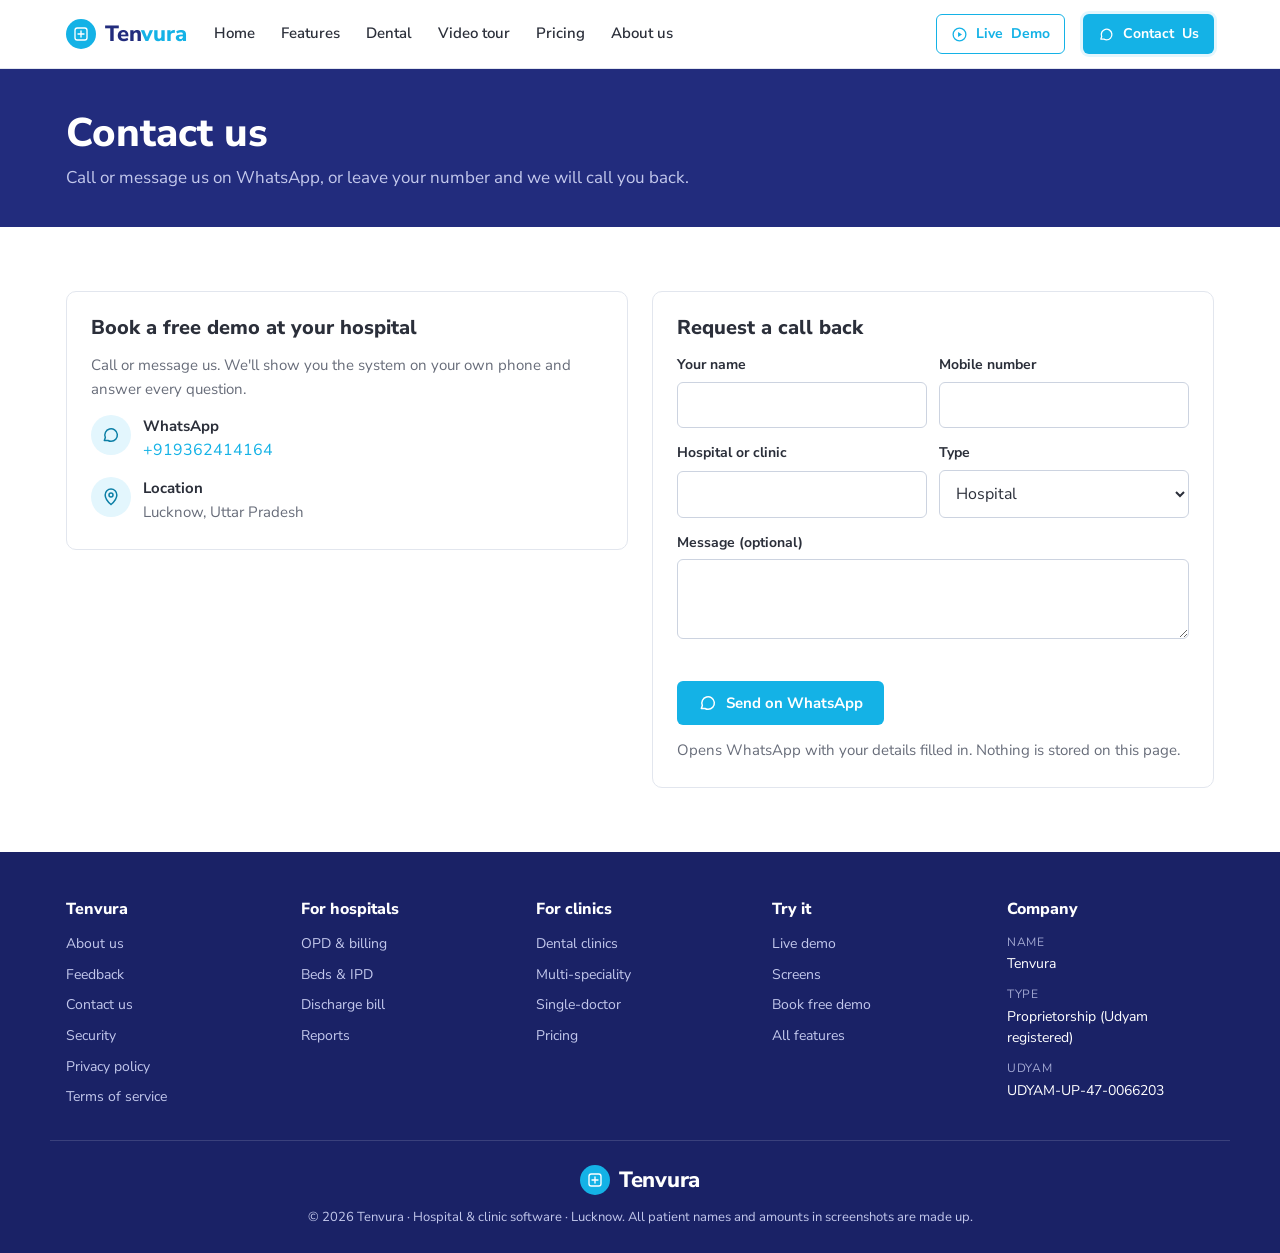
<file: contact/index.html>
<!doctype html>
<html lang="en">
<head>
<meta charset="utf-8">
<meta name="viewport" content="width=device-width,initial-scale=1,viewport-fit=cover">
<title>Contact Us · Tenvura</title>
<meta name="description" content="Book a free demo of Tenvura hospital or dental software. Message us on WhatsApp, Lucknow, Uttar Pradesh.">
<link rel="preconnect" href="https://fonts.googleapis.com">
<link rel="preconnect" href="https://fonts.gstatic.com" crossorigin>
<link rel="stylesheet" href="https://fonts.googleapis.com/css2?family=Nunito+Sans:opsz,wght@6..12,400;6..12,600;6..12,700;6..12,800&display=swap">
<meta property="og:title" content="Contact Us · Tenvura">
<meta property="og:description" content="Book a free demo of Tenvura hospital or dental software. Message us on WhatsApp, Lucknow, Uttar Pradesh.">
<meta property="og:type" content="website">
<meta name="theme-color" content="#222c7d">
<meta property="og:url" content="https://upchardesk.onrender.com/contact/">
<meta property="og:image" content="https://upchardesk.onrender.com/img/share-card.png">
<meta property="og:image:width" content="1200">
<meta property="og:image:height" content="630">
<meta name="twitter:card" content="summary_large_image">
<link rel="canonical" href="https://upchardesk.onrender.com/contact/">
<style>html,body{margin:0}</style>
<link rel="stylesheet" href="/assets/site.css">
</head>
<body>
<svg width="0" height="0" style="position:absolute" aria-hidden="true">
  <symbol id="i-check" viewBox="0 0 24 24"><path d="M5 12.5l4.2 4.2L19 7" fill="none" stroke="currentColor" stroke-width="2.4" stroke-linecap="round" stroke-linejoin="round"/></symbol>
  <symbol id="i-search" viewBox="0 0 24 24"><circle cx="11" cy="11" r="6.5" fill="none" stroke="currentColor" stroke-width="2"/><path d="M16 16l4.5 4.5" stroke="currentColor" stroke-width="2" stroke-linecap="round"/></symbol>
  <symbol id="i-shield" viewBox="0 0 24 24"><path d="M12 3l7 3v5.5c0 4.6-3 8.3-7 9.5-4-1.2-7-4.9-7-9.5V6l7-3z" fill="none" stroke="currentColor" stroke-width="1.8" stroke-linejoin="round"/><path d="M8.8 12.2l2.2 2.2 4.3-4.4" fill="none" stroke="currentColor" stroke-width="1.8" stroke-linecap="round" stroke-linejoin="round"/></symbol>
  <symbol id="i-bolt" viewBox="0 0 24 24"><path d="M13 3L5 14h6l-1 7 8-11h-6l1-7z" fill="none" stroke="currentColor" stroke-width="1.8" stroke-linejoin="round"/></symbol>
  <symbol id="i-rupee" viewBox="0 0 24 24"><path d="M7 5h10M7 9h10M7 5c5 0 7 1.5 7 4s-3 4-7 4l7 6" fill="none" stroke="currentColor" stroke-width="1.8" stroke-linecap="round" stroke-linejoin="round"/></symbol>
  <symbol id="i-cloud" viewBox="0 0 24 24"><path d="M7 18h10a4 4 0 000-8 6 6 0 00-11.6 1.5A3.3 3.3 0 007 18z" fill="none" stroke="currentColor" stroke-width="1.8" stroke-linejoin="round"/></symbol>
  <symbol id="i-lock" viewBox="0 0 24 24"><rect x="5" y="10.5" width="14" height="9.5" rx="2" fill="none" stroke="currentColor" stroke-width="1.8"/><path d="M8 10.5V8a4 4 0 018 0v2.5" fill="none" stroke="currentColor" stroke-width="1.8"/></symbol>
  <symbol id="i-db" viewBox="0 0 24 24"><ellipse cx="12" cy="6" rx="7" ry="3" fill="none" stroke="currentColor" stroke-width="1.8"/><path d="M5 6v12c0 1.7 3.1 3 7 3s7-1.3 7-3V6M5 12c0 1.7 3.1 3 7 3s7-1.3 7-3" fill="none" stroke="currentColor" stroke-width="1.8"/></symbol>
  <symbol id="i-users" viewBox="0 0 24 24"><circle cx="9" cy="8" r="3.2" fill="none" stroke="currentColor" stroke-width="1.8"/><path d="M3 19c.6-3.3 3-5 6-5s5.4 1.7 6 5M16 5.5a3 3 0 010 5.6M18 14.3c1.7.6 2.7 2.2 3 4.7" fill="none" stroke="currentColor" stroke-width="1.8" stroke-linecap="round"/></symbol>
  <symbol id="i-phone" viewBox="0 0 24 24"><rect x="7" y="2.5" width="10" height="19" rx="2.2" fill="none" stroke="currentColor" stroke-width="1.8"/><path d="M11 18.2h2" stroke="currentColor" stroke-width="1.8" stroke-linecap="round"/></symbol>
  <symbol id="i-bed" viewBox="0 0 24 24"><path d="M3 18V7M3 14h18v4M21 14v-2a3 3 0 00-3-3h-7v5" fill="none" stroke="currentColor" stroke-width="1.8" stroke-linecap="round" stroke-linejoin="round"/><circle cx="7" cy="11" r="1.8" fill="none" stroke="currentColor" stroke-width="1.8"/></symbol>
  <symbol id="i-file" viewBox="0 0 24 24"><path d="M14 3H7a2 2 0 00-2 2v14a2 2 0 002 2h10a2 2 0 002-2V8l-5-5z M14 3v5h5M9 13h6M9 17h6" fill="none" stroke="currentColor" stroke-width="1.8" stroke-linejoin="round" stroke-linecap="round"/></symbol>
  <symbol id="i-chart" viewBox="0 0 24 24"><path d="M4 20V4M4 20h16M8 16v-4M12 16V8M16 16v-6" fill="none" stroke="currentColor" stroke-width="1.8" stroke-linecap="round"/></symbol>
  <symbol id="i-qr" viewBox="0 0 24 24"><path d="M4 4h6v6H4zM14 4h6v6h-6zM4 14h6v6H4zM14 14h2v2h-2zM18 14h2v2M14 18h2v2M18 18h2v2" fill="none" stroke="currentColor" stroke-width="1.8" stroke-linejoin="round"/></symbol>
  <symbol id="i-card" viewBox="0 0 24 24"><rect x="3" y="5.5" width="18" height="13" rx="2" fill="none" stroke="currentColor" stroke-width="1.8"/><path d="M3 10h18M7 15h4" stroke="currentColor" stroke-width="1.8" stroke-linecap="round"/></symbol>
  <symbol id="i-id" viewBox="0 0 24 24"><rect x="3" y="5" width="18" height="14" rx="2" fill="none" stroke="currentColor" stroke-width="1.8"/><circle cx="9" cy="11" r="2.2" fill="none" stroke="currentColor" stroke-width="1.8"/><path d="M6 16c.6-1.6 1.7-2.4 3-2.4s2.4.8 3 2.4M15 10h3M15 13.5h3" stroke="currentColor" stroke-width="1.8" stroke-linecap="round"/></symbol>
  <symbol id="i-chat" viewBox="0 0 24 24"><path d="M4 18.5l1.2-3.6A7.5 7.5 0 1112 19.5a7.6 7.6 0 01-3.6-.9L4 18.5z" fill="none" stroke="currentColor" stroke-width="1.8" stroke-linejoin="round"/></symbol>
  <symbol id="i-mail" viewBox="0 0 24 24"><rect x="3" y="5.5" width="18" height="13" rx="2" fill="none" stroke="currentColor" stroke-width="1.8"/><path d="M4 7l8 6 8-6" fill="none" stroke="currentColor" stroke-width="1.8" stroke-linejoin="round"/></symbol>
  <symbol id="i-pin" viewBox="0 0 24 24"><path d="M12 21s7-6 7-11.5A7 7 0 005 9.5C5 15 12 21 12 21z" fill="none" stroke="currentColor" stroke-width="1.8"/><circle cx="12" cy="9.5" r="2.4" fill="none" stroke="currentColor" stroke-width="1.8"/></symbol>
  <symbol id="i-tooth" viewBox="0 0 24 24"><path d="M7.5 3.5c1.7 0 2.7.8 4.5.8s2.8-.8 4.5-.8c2.4 0 4 2 4 4.6 0 3-1.5 4.4-2 7.4-.4 2.6-.8 5-2.3 5-1.8 0-1.5-4.6-4.2-4.6s-2.4 4.6-4.2 4.6c-1.5 0-1.9-2.4-2.3-5-.5-3-2-4.4-2-7.4 0-2.6 1.6-4.6 4-4.6z" fill="none" stroke="currentColor" stroke-width="1.6" stroke-linejoin="round"/></symbol>
  <symbol id="i-hospital" viewBox="0 0 24 24"><path d="M4 21V7l8-4 8 4v14M2.5 21h19M10 21v-4h4v4M12 8v5M9.5 10.5h5" fill="none" stroke="currentColor" stroke-width="1.8" stroke-linecap="round" stroke-linejoin="round"/></symbol>
  <symbol id="i-steth" viewBox="0 0 24 24"><path d="M6 3v6a4 4 0 008 0V3M10 13v2a5 5 0 0010 0v-2" fill="none" stroke="currentColor" stroke-width="1.8" stroke-linecap="round"/><circle cx="20" cy="11" r="2" fill="none" stroke="currentColor" stroke-width="1.8"/></symbol>
  <symbol id="i-flask" viewBox="0 0 24 24"><path d="M9 3h6M10 3v6l-5 9a2 2 0 001.8 3h10.4A2 2 0 0019 18l-5-9V3M7.5 14h9" fill="none" stroke="currentColor" stroke-width="1.8" stroke-linecap="round" stroke-linejoin="round"/></symbol>
  <symbol id="i-baby" viewBox="0 0 24 24"><circle cx="12" cy="8" r="4.5" fill="none" stroke="currentColor" stroke-width="1.8"/><path d="M10.3 8.5h.01M13.7 8.5h.01M10.5 10.3c.9.6 2.1.6 3 0M6 21c.8-3.6 3.2-5.5 6-5.5s5.2 1.9 6 5.5" fill="none" stroke="currentColor" stroke-width="1.8" stroke-linecap="round"/></symbol>
  <symbol id="i-clinic" viewBox="0 0 24 24"><rect x="4" y="4" width="16" height="16" rx="3" fill="none" stroke="currentColor" stroke-width="1.8"/><path d="M12 8v8M8 12h8" stroke="currentColor" stroke-width="1.8" stroke-linecap="round"/></symbol>
  <symbol id="i-person" viewBox="0 0 24 24"><circle cx="12" cy="8.5" r="3.8" fill="none" stroke="currentColor" stroke-width="1.5"/><path d="M4.5 20c1-4 4-6 7.5-6s6.5 2 7.5 6" fill="none" stroke="currentColor" stroke-width="1.5" stroke-linecap="round"/></symbol>
  <symbol id="i-menu" viewBox="0 0 24 24"><path d="M4 7h16M4 12h16M4 17h16" stroke="currentColor" stroke-width="2" stroke-linecap="round"/></symbol>
  <symbol id="i-left" viewBox="0 0 24 24"><path d="M15 5l-7 7 7 7" fill="none" stroke="currentColor" stroke-width="2.2" stroke-linecap="round" stroke-linejoin="round"/></symbol>
  <symbol id="i-right" viewBox="0 0 24 24"><path d="M9 5l7 7-7 7" fill="none" stroke="currentColor" stroke-width="2.2" stroke-linecap="round" stroke-linejoin="round"/></symbol>
  <symbol id="i-play" viewBox="0 0 24 24"><circle cx="12" cy="12" r="9" fill="none" stroke="currentColor" stroke-width="1.8"/><path d="M10 8.5l5.5 3.5-5.5 3.5z" fill="currentColor"/></symbol>
</svg>

<header class="top">
  <div class="wrap">
    <a class="logo" href="/" aria-label="Home"><span class="logo-mark"><svg class="icon"><use href="#i-clinic"/></svg></span><span data-brand-split>Tenvura</span></a>
    <nav class="menu" id="menu" aria-label="Main">
      <a href="/">Home</a>
      <a href="/features/">Features</a>
      <a href="/dental/">Dental</a>
      <a href="/tour/">Video tour</a>
      <a href="/pricing/">Pricing</a>
      <a href="/about/">About us</a>
    </nav>
    <div class="top-right">
      <a class="btn btn-line" href="/demo/"><svg class="icon"><use href="#i-play"/></svg><span class="long">Live </span>Demo</a>
      <a class="btn btn-sky is-here" href="/contact/"><svg class="icon"><use href="#i-chat"/></svg>Contact<span class="long"> Us</span></a>
    </div>
    <button class="menu-btn" id="menuBtn" aria-expanded="false" aria-controls="menu" aria-label="Menu"><svg class="icon"><use href="#i-menu"/></svg></button>
  </div>
</header>

<main id="top">
  <section class="page-head">
    <div class="wrap"><h1>Contact us</h1><p>Call or message us on WhatsApp, or leave your number and we will call you back.</p></div>
  </section>

  <section class="section" id="contact" aria-labelledby="contact-title">
    <div class="wrap two">
      <div class="panel">
        <h3 id="contact-title">Book a free demo at your hospital</h3>
        <p>Call or message us. We'll show you the system on your own phone and answer every question.</p>
        <div class="contact-list" id="contactList"></div>
      </div>
      <form class="panel" id="contactForm" novalidate>
        <h3>Request a call back</h3>
        <div class="row2">
          <label for="cName">Your name<input class="field" id="cName" autocomplete="name" required></label>
          <label for="cPhone">Mobile number<input class="field" id="cPhone" type="tel" inputmode="numeric" autocomplete="tel" required></label>
        </div>
        <div class="row2">
          <label for="cPlace">Hospital or clinic<input class="field" id="cPlace" autocomplete="organization"></label>
          <label for="cType">Type<select class="field" id="cType"><option>Hospital</option><option>Nursing home</option><option>Dental clinic</option><option>Clinic / polyclinic</option><option>Other</option></select></label>
        </div>
        <label for="cMsg">Message (optional)<textarea class="field" id="cMsg" style="min-height:80px"></textarea></label>
        <div class="err" id="cError" role="alert"></div>
        <button class="btn btn-sky" type="submit" style="justify-self:start"><svg class="icon"><use href="#i-chat"/></svg>Send on WhatsApp</button>
        <p class="note">Opens WhatsApp with your details filled in. Nothing is stored on this page.</p>
      </form>
    </div>
  </section>
</main>

<footer class="site">
  <div class="wrap cols">
    <div><h4 data-brand>Tenvura</h4><ul><li><a href="/about/">About us</a></li><li><a href="/about/#feedback">Feedback</a></li><li><a href="/contact/">Contact us</a></li><li><a href="/features/#security">Security</a></li><li><a href="/privacy/">Privacy policy</a></li><li><a href="/terms/">Terms of service</a></li></ul></div>
    <div><h4>For hospitals</h4><ul><li><a href="/features/#features">OPD &amp; billing</a></li><li><a href="/features/#features">Beds &amp; IPD</a></li><li><a href="/features/#features">Discharge bill</a></li><li><a href="/features/#features">Reports</a></li></ul></div>
    <div><h4>For clinics</h4><ul><li><a href="/features/#for">Dental clinics</a></li><li><a href="/features/#for">Multi-speciality</a></li><li><a href="/features/#for">Single-doctor</a></li><li><a href="/pricing/">Pricing</a></li></ul></div>
    <div><h4>Try it</h4><ul><li><a href="/demo/">Live demo</a></li><li><a href="/features/#screens">Screens</a></li><li><a href="/contact/">Book free demo</a></li><li><a href="/features/#features">All features</a></li></ul></div>
    <div><h4>Company</h4><dl id="companyDetails"></dl></div>
  </div>
  <div class="wrap foot-base">
    <span class="logo"><span class="logo-mark"><svg class="icon"><use href="#i-clinic"/></svg></span><span data-brand>Tenvura</span></span>
    <p>© <span id="year"></span> <span data-brand>Tenvura</span> · Hospital &amp; clinic software · Lucknow. All patient names and amounts in screenshots are made up.</p>
  </div>
</footer>

<script src="/assets/site.js"></script>
</body>
</html>
</file>
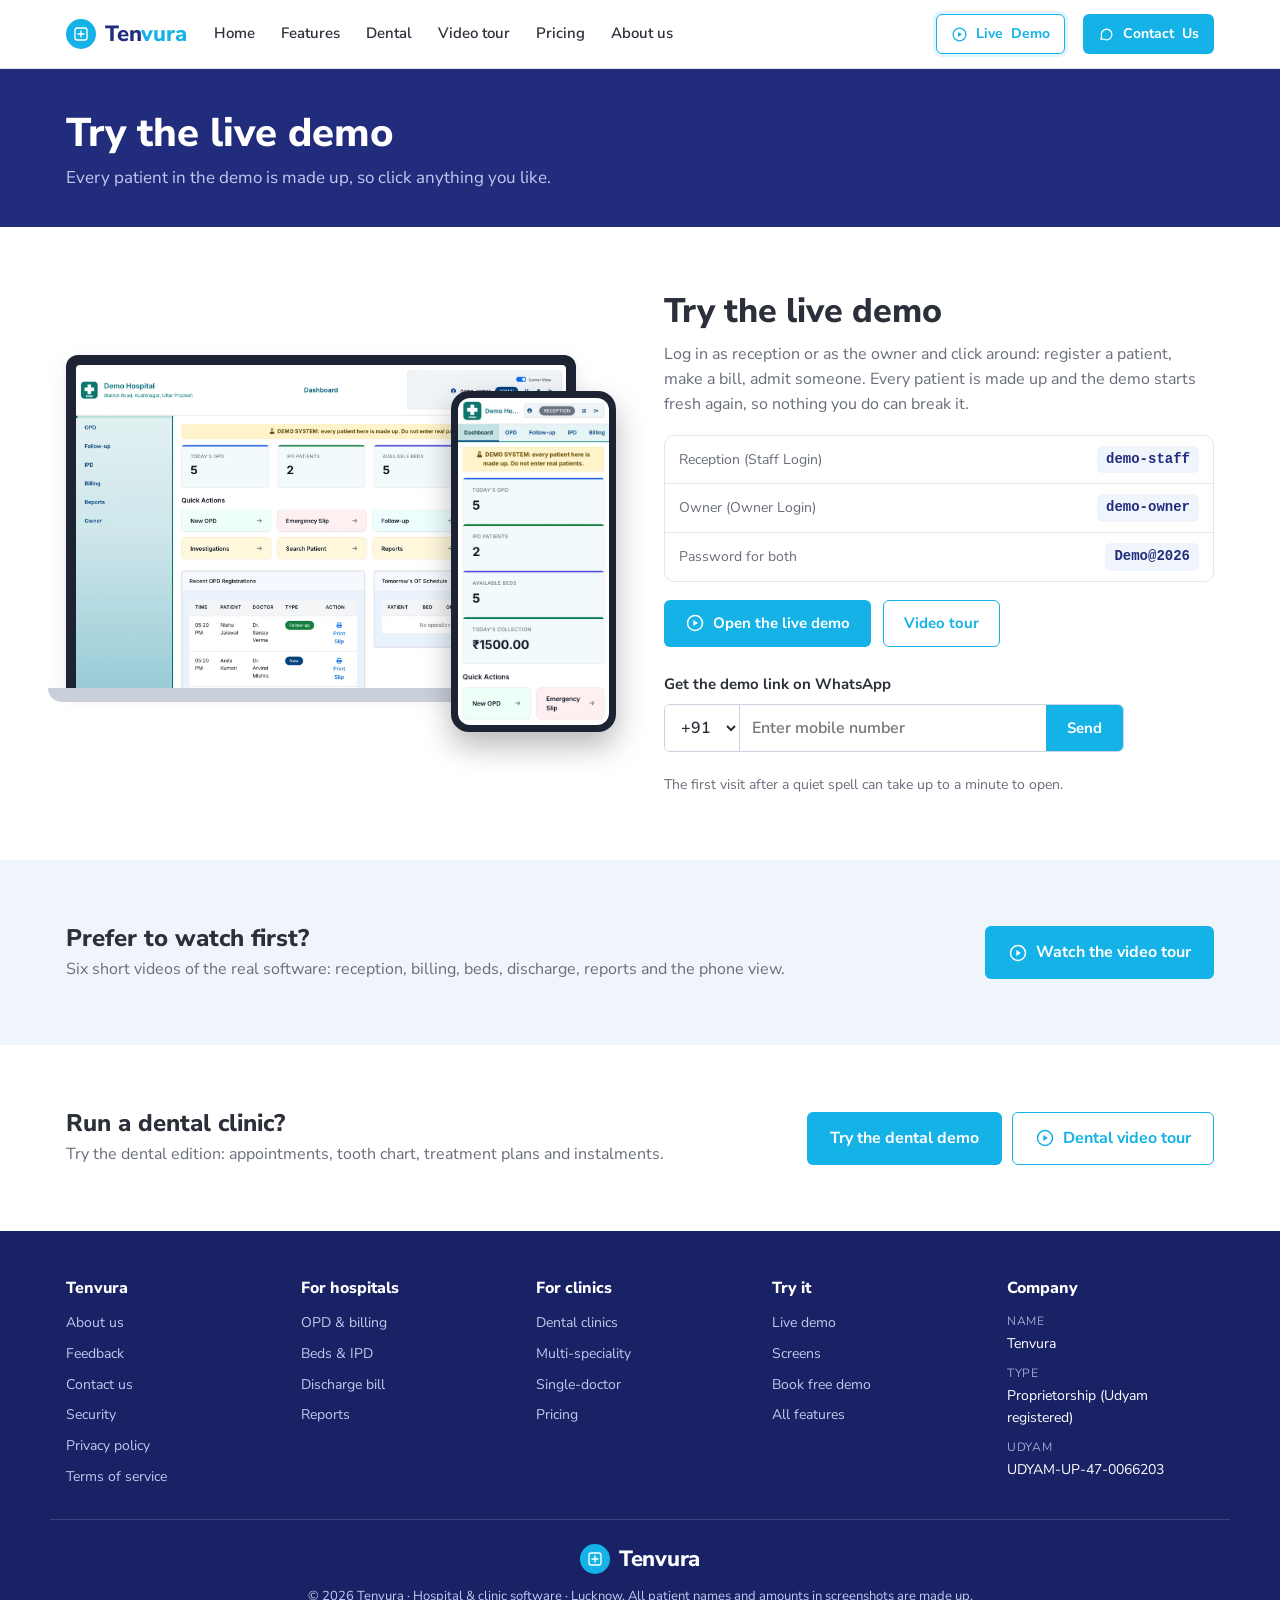
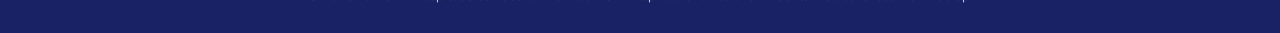
<file: demo/index.html>
<!doctype html>
<html lang="en">
<head>
<meta charset="utf-8">
<meta name="viewport" content="width=device-width,initial-scale=1,viewport-fit=cover">
<title>Free Live Demo · Tenvura</title>
<meta name="description" content="Try the hospital software yourself with made-up patients: one-click demo logins for reception and owner. No sign-up needed.">
<link rel="preconnect" href="https://fonts.googleapis.com">
<link rel="preconnect" href="https://fonts.gstatic.com" crossorigin>
<link rel="stylesheet" href="https://fonts.googleapis.com/css2?family=Nunito+Sans:opsz,wght@6..12,400;6..12,600;6..12,700;6..12,800&display=swap">
<meta property="og:title" content="Free Live Demo · Tenvura">
<meta property="og:description" content="Try the hospital software yourself with made-up patients: one-click demo logins for reception and owner. No sign-up needed.">
<meta property="og:type" content="website">
<meta name="theme-color" content="#222c7d">
<meta property="og:url" content="https://upchardesk.onrender.com/demo/">
<meta property="og:image" content="https://upchardesk.onrender.com/img/share-card.png">
<meta property="og:image:width" content="1200">
<meta property="og:image:height" content="630">
<meta name="twitter:card" content="summary_large_image">
<link rel="canonical" href="https://upchardesk.onrender.com/demo/">
<style>html,body{margin:0}</style>
<link rel="stylesheet" href="/assets/site.css">
</head>
<body>
<svg width="0" height="0" style="position:absolute" aria-hidden="true">
  <symbol id="i-check" viewBox="0 0 24 24"><path d="M5 12.5l4.2 4.2L19 7" fill="none" stroke="currentColor" stroke-width="2.4" stroke-linecap="round" stroke-linejoin="round"/></symbol>
  <symbol id="i-search" viewBox="0 0 24 24"><circle cx="11" cy="11" r="6.5" fill="none" stroke="currentColor" stroke-width="2"/><path d="M16 16l4.5 4.5" stroke="currentColor" stroke-width="2" stroke-linecap="round"/></symbol>
  <symbol id="i-shield" viewBox="0 0 24 24"><path d="M12 3l7 3v5.5c0 4.6-3 8.3-7 9.5-4-1.2-7-4.9-7-9.5V6l7-3z" fill="none" stroke="currentColor" stroke-width="1.8" stroke-linejoin="round"/><path d="M8.8 12.2l2.2 2.2 4.3-4.4" fill="none" stroke="currentColor" stroke-width="1.8" stroke-linecap="round" stroke-linejoin="round"/></symbol>
  <symbol id="i-bolt" viewBox="0 0 24 24"><path d="M13 3L5 14h6l-1 7 8-11h-6l1-7z" fill="none" stroke="currentColor" stroke-width="1.8" stroke-linejoin="round"/></symbol>
  <symbol id="i-rupee" viewBox="0 0 24 24"><path d="M7 5h10M7 9h10M7 5c5 0 7 1.5 7 4s-3 4-7 4l7 6" fill="none" stroke="currentColor" stroke-width="1.8" stroke-linecap="round" stroke-linejoin="round"/></symbol>
  <symbol id="i-cloud" viewBox="0 0 24 24"><path d="M7 18h10a4 4 0 000-8 6 6 0 00-11.6 1.5A3.3 3.3 0 007 18z" fill="none" stroke="currentColor" stroke-width="1.8" stroke-linejoin="round"/></symbol>
  <symbol id="i-lock" viewBox="0 0 24 24"><rect x="5" y="10.5" width="14" height="9.5" rx="2" fill="none" stroke="currentColor" stroke-width="1.8"/><path d="M8 10.5V8a4 4 0 018 0v2.5" fill="none" stroke="currentColor" stroke-width="1.8"/></symbol>
  <symbol id="i-db" viewBox="0 0 24 24"><ellipse cx="12" cy="6" rx="7" ry="3" fill="none" stroke="currentColor" stroke-width="1.8"/><path d="M5 6v12c0 1.7 3.1 3 7 3s7-1.3 7-3V6M5 12c0 1.7 3.1 3 7 3s7-1.3 7-3" fill="none" stroke="currentColor" stroke-width="1.8"/></symbol>
  <symbol id="i-users" viewBox="0 0 24 24"><circle cx="9" cy="8" r="3.2" fill="none" stroke="currentColor" stroke-width="1.8"/><path d="M3 19c.6-3.3 3-5 6-5s5.4 1.7 6 5M16 5.5a3 3 0 010 5.6M18 14.3c1.7.6 2.7 2.2 3 4.7" fill="none" stroke="currentColor" stroke-width="1.8" stroke-linecap="round"/></symbol>
  <symbol id="i-phone" viewBox="0 0 24 24"><rect x="7" y="2.5" width="10" height="19" rx="2.2" fill="none" stroke="currentColor" stroke-width="1.8"/><path d="M11 18.2h2" stroke="currentColor" stroke-width="1.8" stroke-linecap="round"/></symbol>
  <symbol id="i-bed" viewBox="0 0 24 24"><path d="M3 18V7M3 14h18v4M21 14v-2a3 3 0 00-3-3h-7v5" fill="none" stroke="currentColor" stroke-width="1.8" stroke-linecap="round" stroke-linejoin="round"/><circle cx="7" cy="11" r="1.8" fill="none" stroke="currentColor" stroke-width="1.8"/></symbol>
  <symbol id="i-file" viewBox="0 0 24 24"><path d="M14 3H7a2 2 0 00-2 2v14a2 2 0 002 2h10a2 2 0 002-2V8l-5-5z M14 3v5h5M9 13h6M9 17h6" fill="none" stroke="currentColor" stroke-width="1.8" stroke-linejoin="round" stroke-linecap="round"/></symbol>
  <symbol id="i-chart" viewBox="0 0 24 24"><path d="M4 20V4M4 20h16M8 16v-4M12 16V8M16 16v-6" fill="none" stroke="currentColor" stroke-width="1.8" stroke-linecap="round"/></symbol>
  <symbol id="i-qr" viewBox="0 0 24 24"><path d="M4 4h6v6H4zM14 4h6v6h-6zM4 14h6v6H4zM14 14h2v2h-2zM18 14h2v2M14 18h2v2M18 18h2v2" fill="none" stroke="currentColor" stroke-width="1.8" stroke-linejoin="round"/></symbol>
  <symbol id="i-card" viewBox="0 0 24 24"><rect x="3" y="5.5" width="18" height="13" rx="2" fill="none" stroke="currentColor" stroke-width="1.8"/><path d="M3 10h18M7 15h4" stroke="currentColor" stroke-width="1.8" stroke-linecap="round"/></symbol>
  <symbol id="i-id" viewBox="0 0 24 24"><rect x="3" y="5" width="18" height="14" rx="2" fill="none" stroke="currentColor" stroke-width="1.8"/><circle cx="9" cy="11" r="2.2" fill="none" stroke="currentColor" stroke-width="1.8"/><path d="M6 16c.6-1.6 1.7-2.4 3-2.4s2.4.8 3 2.4M15 10h3M15 13.5h3" stroke="currentColor" stroke-width="1.8" stroke-linecap="round"/></symbol>
  <symbol id="i-chat" viewBox="0 0 24 24"><path d="M4 18.5l1.2-3.6A7.5 7.5 0 1112 19.5a7.6 7.6 0 01-3.6-.9L4 18.5z" fill="none" stroke="currentColor" stroke-width="1.8" stroke-linejoin="round"/></symbol>
  <symbol id="i-mail" viewBox="0 0 24 24"><rect x="3" y="5.5" width="18" height="13" rx="2" fill="none" stroke="currentColor" stroke-width="1.8"/><path d="M4 7l8 6 8-6" fill="none" stroke="currentColor" stroke-width="1.8" stroke-linejoin="round"/></symbol>
  <symbol id="i-pin" viewBox="0 0 24 24"><path d="M12 21s7-6 7-11.5A7 7 0 005 9.5C5 15 12 21 12 21z" fill="none" stroke="currentColor" stroke-width="1.8"/><circle cx="12" cy="9.5" r="2.4" fill="none" stroke="currentColor" stroke-width="1.8"/></symbol>
  <symbol id="i-tooth" viewBox="0 0 24 24"><path d="M7.5 3.5c1.7 0 2.7.8 4.5.8s2.8-.8 4.5-.8c2.4 0 4 2 4 4.6 0 3-1.5 4.4-2 7.4-.4 2.6-.8 5-2.3 5-1.8 0-1.5-4.6-4.2-4.6s-2.4 4.6-4.2 4.6c-1.5 0-1.9-2.4-2.3-5-.5-3-2-4.4-2-7.4 0-2.6 1.6-4.6 4-4.6z" fill="none" stroke="currentColor" stroke-width="1.6" stroke-linejoin="round"/></symbol>
  <symbol id="i-hospital" viewBox="0 0 24 24"><path d="M4 21V7l8-4 8 4v14M2.5 21h19M10 21v-4h4v4M12 8v5M9.5 10.5h5" fill="none" stroke="currentColor" stroke-width="1.8" stroke-linecap="round" stroke-linejoin="round"/></symbol>
  <symbol id="i-steth" viewBox="0 0 24 24"><path d="M6 3v6a4 4 0 008 0V3M10 13v2a5 5 0 0010 0v-2" fill="none" stroke="currentColor" stroke-width="1.8" stroke-linecap="round"/><circle cx="20" cy="11" r="2" fill="none" stroke="currentColor" stroke-width="1.8"/></symbol>
  <symbol id="i-flask" viewBox="0 0 24 24"><path d="M9 3h6M10 3v6l-5 9a2 2 0 001.8 3h10.4A2 2 0 0019 18l-5-9V3M7.5 14h9" fill="none" stroke="currentColor" stroke-width="1.8" stroke-linecap="round" stroke-linejoin="round"/></symbol>
  <symbol id="i-baby" viewBox="0 0 24 24"><circle cx="12" cy="8" r="4.5" fill="none" stroke="currentColor" stroke-width="1.8"/><path d="M10.3 8.5h.01M13.7 8.5h.01M10.5 10.3c.9.6 2.1.6 3 0M6 21c.8-3.6 3.2-5.5 6-5.5s5.2 1.9 6 5.5" fill="none" stroke="currentColor" stroke-width="1.8" stroke-linecap="round"/></symbol>
  <symbol id="i-clinic" viewBox="0 0 24 24"><rect x="4" y="4" width="16" height="16" rx="3" fill="none" stroke="currentColor" stroke-width="1.8"/><path d="M12 8v8M8 12h8" stroke="currentColor" stroke-width="1.8" stroke-linecap="round"/></symbol>
  <symbol id="i-person" viewBox="0 0 24 24"><circle cx="12" cy="8.5" r="3.8" fill="none" stroke="currentColor" stroke-width="1.5"/><path d="M4.5 20c1-4 4-6 7.5-6s6.5 2 7.5 6" fill="none" stroke="currentColor" stroke-width="1.5" stroke-linecap="round"/></symbol>
  <symbol id="i-menu" viewBox="0 0 24 24"><path d="M4 7h16M4 12h16M4 17h16" stroke="currentColor" stroke-width="2" stroke-linecap="round"/></symbol>
  <symbol id="i-left" viewBox="0 0 24 24"><path d="M15 5l-7 7 7 7" fill="none" stroke="currentColor" stroke-width="2.2" stroke-linecap="round" stroke-linejoin="round"/></symbol>
  <symbol id="i-right" viewBox="0 0 24 24"><path d="M9 5l7 7-7 7" fill="none" stroke="currentColor" stroke-width="2.2" stroke-linecap="round" stroke-linejoin="round"/></symbol>
  <symbol id="i-play" viewBox="0 0 24 24"><circle cx="12" cy="12" r="9" fill="none" stroke="currentColor" stroke-width="1.8"/><path d="M10 8.5l5.5 3.5-5.5 3.5z" fill="currentColor"/></symbol>
</svg>

<header class="top">
  <div class="wrap">
    <a class="logo" href="/" aria-label="Home"><span class="logo-mark"><svg class="icon"><use href="#i-clinic"/></svg></span><span data-brand-split>Tenvura</span></a>
    <nav class="menu" id="menu" aria-label="Main">
      <a href="/">Home</a>
      <a href="/features/">Features</a>
      <a href="/dental/">Dental</a>
      <a href="/tour/">Video tour</a>
      <a href="/pricing/">Pricing</a>
      <a href="/about/">About us</a>
    </nav>
    <div class="top-right">
      <a class="btn btn-line is-here" href="/demo/"><svg class="icon"><use href="#i-play"/></svg><span class="long">Live </span>Demo</a>
      <a class="btn btn-sky" href="/contact/"><svg class="icon"><use href="#i-chat"/></svg>Contact<span class="long"> Us</span></a>
    </div>
    <button class="menu-btn" id="menuBtn" aria-expanded="false" aria-controls="menu" aria-label="Menu"><svg class="icon"><use href="#i-menu"/></svg></button>
  </div>
</header>

<main id="top">
  <section class="page-head">
    <div class="wrap"><h1>Try the live demo</h1><p>Every patient in the demo is made up, so click anything you like.</p></div>
  </section>

  <section class="section" id="demo" aria-labelledby="demo-title">
    <div class="wrap getapp">
      <div class="mock" aria-hidden="true">
        <div class="laptop"><img src="/img/02-dashboard.webp" alt="" width="1600" height="1054"></div>
        <div class="laptop-base"></div>
        <div class="phone"><img src="/img/18-phone.webp" alt=""></div>
      </div>
      <div>
        <h2 id="demo-title">Try the live demo</h2>
        <p class="sub">Log in as reception or as the owner and click around: register a patient, make a bill, admit someone. Every patient is made up and the demo starts fresh again, so nothing you do can break it.</p>
        <div class="logins" aria-label="Demo logins">
          <div><span>Reception (Staff Login)</span><code>demo-staff</code></div>
          <div><span>Owner (Owner Login)</span><code>demo-owner</code></div>
          <div><span>Password for both</span><code>Demo@2026</code></div>
        </div>
        <div class="demo-actions">
          <a class="btn btn-sky" id="demoLink" href="/demo/" target="_blank" rel="noopener"><svg class="icon"><use href="#i-play"/></svg>Open the live demo</a>
          <a class="btn btn-line" id="tourLink" href="/features/#screens" target="_blank" rel="noopener">Video tour</a>
        </div>
        <p class="pending" id="demoPending" hidden style="margin-top:10px">The live demo link is being set up. Get it on WhatsApp below.</p>
        <form class="sendlink" id="linkForm" novalidate>
          <b>Get the demo link on WhatsApp</b>
          <div class="phone-row">
            <select id="lCode" aria-label="Country code"><option>+91</option></select>
            <input id="lPhone" type="tel" inputmode="numeric" autocomplete="tel" placeholder="Enter mobile number" aria-label="Mobile number">
            <button class="btn btn-sky" type="submit">Send</button>
          </div>
          <div class="err" id="lError" role="alert"></div>
        </form>
        <p class="pending">The first visit after a quiet spell can take up to a minute to open.</p>
      </div>
    </div>
  </section>

  <section class="section tinted" aria-labelledby="tour-teaser">
    <div class="wrap tour-teaser">
      <div><h2 id="tour-teaser">Prefer to watch first?</h2><p>Six short videos of the real software: reception, billing, beds, discharge, reports and the phone view.</p></div>
      <a class="btn btn-sky btn-lg" href="/tour/"><svg class="icon"><use href="#i-play"/></svg>Watch the video tour</a>
    </div>
  </section>

  <section class="section" aria-labelledby="dental-teaser">
    <div class="wrap tour-teaser">
      <div><h2 id="dental-teaser">Run a dental clinic?</h2><p>Try the dental edition: appointments, tooth chart, treatment plans and instalments.</p></div>
      <div class="dental-ctas">
        <a class="btn btn-sky btn-lg" href="/dental/demo/">Try the dental demo</a>
        <a class="btn btn-line btn-lg" href="/dental/tour/"><svg class="icon"><use href="#i-play"/></svg>Dental video tour</a>
      </div>
    </div>
  </section>
</main>

<footer class="site">
  <div class="wrap cols">
    <div><h4 data-brand>Tenvura</h4><ul><li><a href="/about/">About us</a></li><li><a href="/about/#feedback">Feedback</a></li><li><a href="/contact/">Contact us</a></li><li><a href="/features/#security">Security</a></li><li><a href="/privacy/">Privacy policy</a></li><li><a href="/terms/">Terms of service</a></li></ul></div>
    <div><h4>For hospitals</h4><ul><li><a href="/features/#features">OPD &amp; billing</a></li><li><a href="/features/#features">Beds &amp; IPD</a></li><li><a href="/features/#features">Discharge bill</a></li><li><a href="/features/#features">Reports</a></li></ul></div>
    <div><h4>For clinics</h4><ul><li><a href="/features/#for">Dental clinics</a></li><li><a href="/features/#for">Multi-speciality</a></li><li><a href="/features/#for">Single-doctor</a></li><li><a href="/pricing/">Pricing</a></li></ul></div>
    <div><h4>Try it</h4><ul><li><a href="/demo/">Live demo</a></li><li><a href="/features/#screens">Screens</a></li><li><a href="/contact/">Book free demo</a></li><li><a href="/features/#features">All features</a></li></ul></div>
    <div><h4>Company</h4><dl id="companyDetails"></dl></div>
  </div>
  <div class="wrap foot-base">
    <span class="logo"><span class="logo-mark"><svg class="icon"><use href="#i-clinic"/></svg></span><span data-brand>Tenvura</span></span>
    <p>© <span id="year"></span> <span data-brand>Tenvura</span> · Hospital &amp; clinic software · Lucknow. All patient names and amounts in screenshots are made up.</p>
  </div>
</footer>

<script src="/assets/site.js"></script>
</body>
</html>
</file>
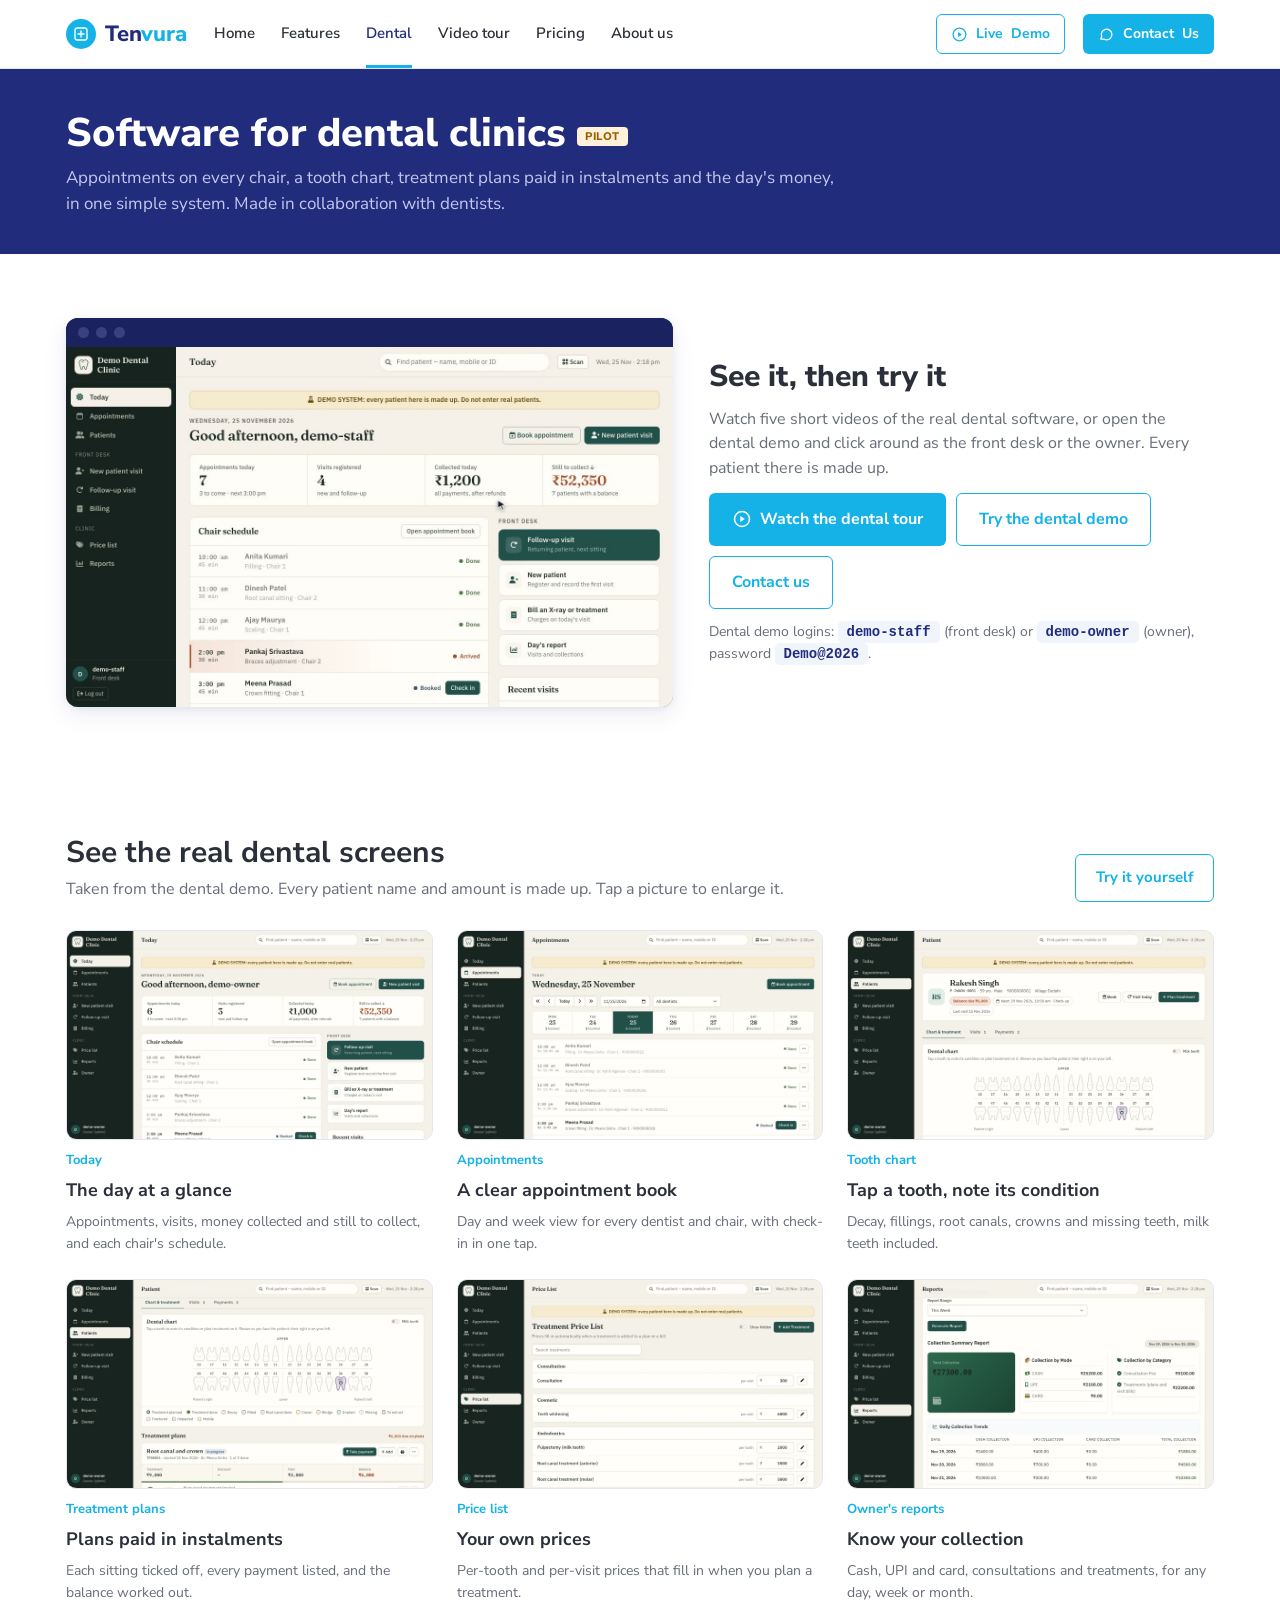
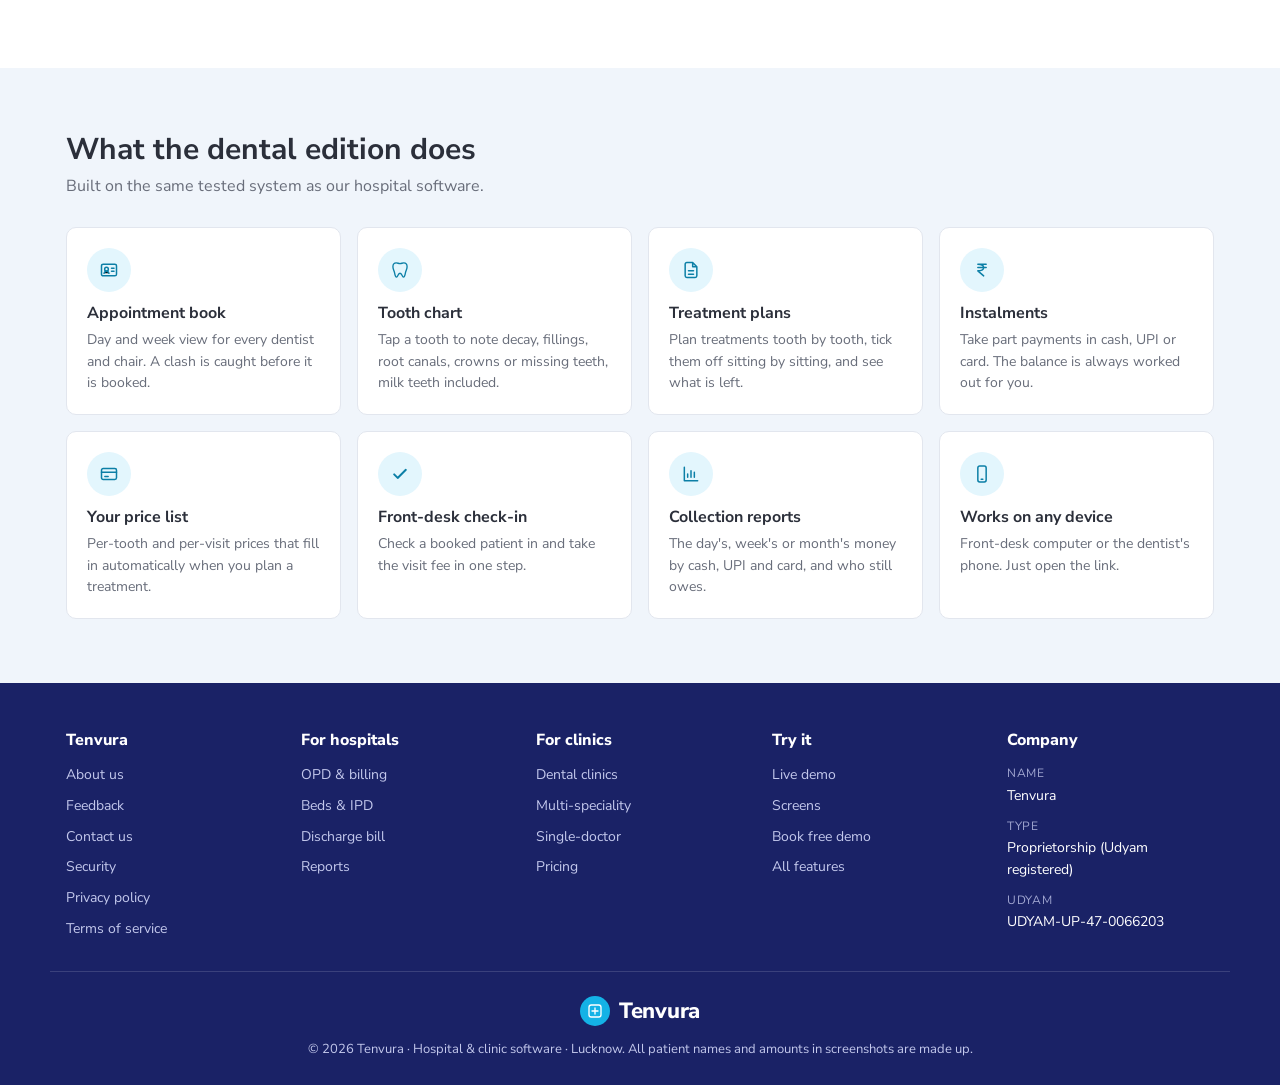
<file: dental/index.html>
<!doctype html>
<html lang="en">
<head>
<meta charset="utf-8">
<meta name="viewport" content="width=device-width,initial-scale=1,viewport-fit=cover">
<title>Dental Clinic Software · Tenvura</title>
<meta name="description" content="Dental clinic software with appointments, tooth chart, treatment plans, payments by instalment, price list and WhatsApp sharing. Try the free dental demo.">
<link rel="preconnect" href="https://fonts.googleapis.com">
<link rel="preconnect" href="https://fonts.gstatic.com" crossorigin>
<link rel="stylesheet" href="https://fonts.googleapis.com/css2?family=Nunito+Sans:opsz,wght@6..12,400;6..12,600;6..12,700;6..12,800&display=swap">
<meta property="og:title" content="Dental Clinic Software · Tenvura">
<meta property="og:description" content="Dental clinic software with appointments, tooth chart, treatment plans, payments by instalment, price list and WhatsApp sharing. Try the free dental demo.">
<meta property="og:type" content="website">
<meta name="theme-color" content="#222c7d">
<meta property="og:url" content="https://upchardesk.onrender.com/dental/">
<meta property="og:image" content="https://upchardesk.onrender.com/img/share-card.png">
<meta property="og:image:width" content="1200">
<meta property="og:image:height" content="630">
<meta name="twitter:card" content="summary_large_image">
<link rel="canonical" href="https://upchardesk.onrender.com/dental/">
<style>html,body{margin:0}</style>
<link rel="stylesheet" href="/assets/site.css">
</head>
<body>
<svg width="0" height="0" style="position:absolute" aria-hidden="true">
  <symbol id="i-check" viewBox="0 0 24 24"><path d="M5 12.5l4.2 4.2L19 7" fill="none" stroke="currentColor" stroke-width="2.4" stroke-linecap="round" stroke-linejoin="round"/></symbol>
  <symbol id="i-search" viewBox="0 0 24 24"><circle cx="11" cy="11" r="6.5" fill="none" stroke="currentColor" stroke-width="2"/><path d="M16 16l4.5 4.5" stroke="currentColor" stroke-width="2" stroke-linecap="round"/></symbol>
  <symbol id="i-shield" viewBox="0 0 24 24"><path d="M12 3l7 3v5.5c0 4.6-3 8.3-7 9.5-4-1.2-7-4.9-7-9.5V6l7-3z" fill="none" stroke="currentColor" stroke-width="1.8" stroke-linejoin="round"/><path d="M8.8 12.2l2.2 2.2 4.3-4.4" fill="none" stroke="currentColor" stroke-width="1.8" stroke-linecap="round" stroke-linejoin="round"/></symbol>
  <symbol id="i-bolt" viewBox="0 0 24 24"><path d="M13 3L5 14h6l-1 7 8-11h-6l1-7z" fill="none" stroke="currentColor" stroke-width="1.8" stroke-linejoin="round"/></symbol>
  <symbol id="i-rupee" viewBox="0 0 24 24"><path d="M7 5h10M7 9h10M7 5c5 0 7 1.5 7 4s-3 4-7 4l7 6" fill="none" stroke="currentColor" stroke-width="1.8" stroke-linecap="round" stroke-linejoin="round"/></symbol>
  <symbol id="i-cloud" viewBox="0 0 24 24"><path d="M7 18h10a4 4 0 000-8 6 6 0 00-11.6 1.5A3.3 3.3 0 007 18z" fill="none" stroke="currentColor" stroke-width="1.8" stroke-linejoin="round"/></symbol>
  <symbol id="i-lock" viewBox="0 0 24 24"><rect x="5" y="10.5" width="14" height="9.5" rx="2" fill="none" stroke="currentColor" stroke-width="1.8"/><path d="M8 10.5V8a4 4 0 018 0v2.5" fill="none" stroke="currentColor" stroke-width="1.8"/></symbol>
  <symbol id="i-db" viewBox="0 0 24 24"><ellipse cx="12" cy="6" rx="7" ry="3" fill="none" stroke="currentColor" stroke-width="1.8"/><path d="M5 6v12c0 1.7 3.1 3 7 3s7-1.3 7-3V6M5 12c0 1.7 3.1 3 7 3s7-1.3 7-3" fill="none" stroke="currentColor" stroke-width="1.8"/></symbol>
  <symbol id="i-users" viewBox="0 0 24 24"><circle cx="9" cy="8" r="3.2" fill="none" stroke="currentColor" stroke-width="1.8"/><path d="M3 19c.6-3.3 3-5 6-5s5.4 1.7 6 5M16 5.5a3 3 0 010 5.6M18 14.3c1.7.6 2.7 2.2 3 4.7" fill="none" stroke="currentColor" stroke-width="1.8" stroke-linecap="round"/></symbol>
  <symbol id="i-phone" viewBox="0 0 24 24"><rect x="7" y="2.5" width="10" height="19" rx="2.2" fill="none" stroke="currentColor" stroke-width="1.8"/><path d="M11 18.2h2" stroke="currentColor" stroke-width="1.8" stroke-linecap="round"/></symbol>
  <symbol id="i-bed" viewBox="0 0 24 24"><path d="M3 18V7M3 14h18v4M21 14v-2a3 3 0 00-3-3h-7v5" fill="none" stroke="currentColor" stroke-width="1.8" stroke-linecap="round" stroke-linejoin="round"/><circle cx="7" cy="11" r="1.8" fill="none" stroke="currentColor" stroke-width="1.8"/></symbol>
  <symbol id="i-file" viewBox="0 0 24 24"><path d="M14 3H7a2 2 0 00-2 2v14a2 2 0 002 2h10a2 2 0 002-2V8l-5-5z M14 3v5h5M9 13h6M9 17h6" fill="none" stroke="currentColor" stroke-width="1.8" stroke-linejoin="round" stroke-linecap="round"/></symbol>
  <symbol id="i-chart" viewBox="0 0 24 24"><path d="M4 20V4M4 20h16M8 16v-4M12 16V8M16 16v-6" fill="none" stroke="currentColor" stroke-width="1.8" stroke-linecap="round"/></symbol>
  <symbol id="i-qr" viewBox="0 0 24 24"><path d="M4 4h6v6H4zM14 4h6v6h-6zM4 14h6v6H4zM14 14h2v2h-2zM18 14h2v2M14 18h2v2M18 18h2v2" fill="none" stroke="currentColor" stroke-width="1.8" stroke-linejoin="round"/></symbol>
  <symbol id="i-card" viewBox="0 0 24 24"><rect x="3" y="5.5" width="18" height="13" rx="2" fill="none" stroke="currentColor" stroke-width="1.8"/><path d="M3 10h18M7 15h4" stroke="currentColor" stroke-width="1.8" stroke-linecap="round"/></symbol>
  <symbol id="i-id" viewBox="0 0 24 24"><rect x="3" y="5" width="18" height="14" rx="2" fill="none" stroke="currentColor" stroke-width="1.8"/><circle cx="9" cy="11" r="2.2" fill="none" stroke="currentColor" stroke-width="1.8"/><path d="M6 16c.6-1.6 1.7-2.4 3-2.4s2.4.8 3 2.4M15 10h3M15 13.5h3" stroke="currentColor" stroke-width="1.8" stroke-linecap="round"/></symbol>
  <symbol id="i-chat" viewBox="0 0 24 24"><path d="M4 18.5l1.2-3.6A7.5 7.5 0 1112 19.5a7.6 7.6 0 01-3.6-.9L4 18.5z" fill="none" stroke="currentColor" stroke-width="1.8" stroke-linejoin="round"/></symbol>
  <symbol id="i-mail" viewBox="0 0 24 24"><rect x="3" y="5.5" width="18" height="13" rx="2" fill="none" stroke="currentColor" stroke-width="1.8"/><path d="M4 7l8 6 8-6" fill="none" stroke="currentColor" stroke-width="1.8" stroke-linejoin="round"/></symbol>
  <symbol id="i-pin" viewBox="0 0 24 24"><path d="M12 21s7-6 7-11.5A7 7 0 005 9.5C5 15 12 21 12 21z" fill="none" stroke="currentColor" stroke-width="1.8"/><circle cx="12" cy="9.5" r="2.4" fill="none" stroke="currentColor" stroke-width="1.8"/></symbol>
  <symbol id="i-tooth" viewBox="0 0 24 24"><path d="M7.5 3.5c1.7 0 2.7.8 4.5.8s2.8-.8 4.5-.8c2.4 0 4 2 4 4.6 0 3-1.5 4.4-2 7.4-.4 2.6-.8 5-2.3 5-1.8 0-1.5-4.6-4.2-4.6s-2.4 4.6-4.2 4.6c-1.5 0-1.9-2.4-2.3-5-.5-3-2-4.4-2-7.4 0-2.6 1.6-4.6 4-4.6z" fill="none" stroke="currentColor" stroke-width="1.6" stroke-linejoin="round"/></symbol>
  <symbol id="i-hospital" viewBox="0 0 24 24"><path d="M4 21V7l8-4 8 4v14M2.5 21h19M10 21v-4h4v4M12 8v5M9.5 10.5h5" fill="none" stroke="currentColor" stroke-width="1.8" stroke-linecap="round" stroke-linejoin="round"/></symbol>
  <symbol id="i-steth" viewBox="0 0 24 24"><path d="M6 3v6a4 4 0 008 0V3M10 13v2a5 5 0 0010 0v-2" fill="none" stroke="currentColor" stroke-width="1.8" stroke-linecap="round"/><circle cx="20" cy="11" r="2" fill="none" stroke="currentColor" stroke-width="1.8"/></symbol>
  <symbol id="i-flask" viewBox="0 0 24 24"><path d="M9 3h6M10 3v6l-5 9a2 2 0 001.8 3h10.4A2 2 0 0019 18l-5-9V3M7.5 14h9" fill="none" stroke="currentColor" stroke-width="1.8" stroke-linecap="round" stroke-linejoin="round"/></symbol>
  <symbol id="i-baby" viewBox="0 0 24 24"><circle cx="12" cy="8" r="4.5" fill="none" stroke="currentColor" stroke-width="1.8"/><path d="M10.3 8.5h.01M13.7 8.5h.01M10.5 10.3c.9.6 2.1.6 3 0M6 21c.8-3.6 3.2-5.5 6-5.5s5.2 1.9 6 5.5" fill="none" stroke="currentColor" stroke-width="1.8" stroke-linecap="round"/></symbol>
  <symbol id="i-clinic" viewBox="0 0 24 24"><rect x="4" y="4" width="16" height="16" rx="3" fill="none" stroke="currentColor" stroke-width="1.8"/><path d="M12 8v8M8 12h8" stroke="currentColor" stroke-width="1.8" stroke-linecap="round"/></symbol>
  <symbol id="i-person" viewBox="0 0 24 24"><circle cx="12" cy="8.5" r="3.8" fill="none" stroke="currentColor" stroke-width="1.5"/><path d="M4.5 20c1-4 4-6 7.5-6s6.5 2 7.5 6" fill="none" stroke="currentColor" stroke-width="1.5" stroke-linecap="round"/></symbol>
  <symbol id="i-menu" viewBox="0 0 24 24"><path d="M4 7h16M4 12h16M4 17h16" stroke="currentColor" stroke-width="2" stroke-linecap="round"/></symbol>
  <symbol id="i-left" viewBox="0 0 24 24"><path d="M15 5l-7 7 7 7" fill="none" stroke="currentColor" stroke-width="2.2" stroke-linecap="round" stroke-linejoin="round"/></symbol>
  <symbol id="i-right" viewBox="0 0 24 24"><path d="M9 5l7 7-7 7" fill="none" stroke="currentColor" stroke-width="2.2" stroke-linecap="round" stroke-linejoin="round"/></symbol>
  <symbol id="i-play" viewBox="0 0 24 24"><circle cx="12" cy="12" r="9" fill="none" stroke="currentColor" stroke-width="1.8"/><path d="M10 8.5l5.5 3.5-5.5 3.5z" fill="currentColor"/></symbol>
</svg>

<header class="top">
  <div class="wrap">
    <a class="logo" href="/" aria-label="Home"><span class="logo-mark"><svg class="icon"><use href="#i-clinic"/></svg></span><span data-brand-split>Tenvura</span></a>
    <nav class="menu" id="menu" aria-label="Main">
      <a href="/">Home</a>
      <a href="/features/">Features</a>
      <a href="/dental/" class="active" aria-current="page">Dental</a>
      <a href="/tour/">Video tour</a>
      <a href="/pricing/">Pricing</a>
      <a href="/about/">About us</a>
    </nav>
    <div class="top-right">
      <a class="btn btn-line" href="/demo/"><svg class="icon"><use href="#i-play"/></svg><span class="long">Live </span>Demo</a>
      <a class="btn btn-sky" href="/contact/"><svg class="icon"><use href="#i-chat"/></svg>Contact<span class="long"> Us</span></a>
    </div>
    <button class="menu-btn" id="menuBtn" aria-expanded="false" aria-controls="menu" aria-label="Menu"><svg class="icon"><use href="#i-menu"/></svg></button>
  </div>
</header>

<main id="top">
  <section class="page-head">
    <div class="wrap"><h1>Software for dental clinics <span class="badge pilot" style="vertical-align:middle">Pilot</span></h1><p>Appointments on every chair, a tooth chart, treatment plans paid in instalments and the day's money, in one simple system. Made in collaboration with dentists.</p></div>
  </section>

  <section class="section">
    <div class="wrap dental-hero">
      <div class="dental-video">
        <div class="browser"><div class="browser-bar"><i></i><i></i><i></i></div>
          <video src="/dental/tour/media/d_chart.mp4" poster="/dental/tour/media/d_chart.jpg" muted playsinline loop autoplay preload="metadata" aria-label="The tooth chart in use"></video></div>
      </div>
      <div class="dental-copy">
        <h2>See it, then try it</h2>
        <p>Watch five short videos of the real dental software, or open the dental demo and click around as the front desk or the owner. Every patient there is made up.</p>
        <div class="dental-ctas">
          <a class="btn btn-sky btn-lg" href="/dental/tour/"><svg class="icon"><use href="#i-play"/></svg>Watch the dental tour</a>
          <a class="btn btn-line btn-lg" href="/dental/demo/">Try the dental demo</a>
          <a class="btn btn-line btn-lg" href="/contact/">Contact us</a>
        </div>
        <p class="pending">Dental demo logins: <code>demo-staff</code> (front desk) or <code>demo-owner</code> (owner), password <code>Demo@2026</code>.</p>
      </div>
    </div>
  </section>

  <section class="section" id="screens" aria-labelledby="screens-title">
    <div class="wrap">
      <div class="head">
        <div><h2 id="screens-title">See the real dental screens</h2><p>Taken from the dental demo. Every patient name and amount is made up. Tap a picture to enlarge it.</p></div>
        <a class="btn btn-line" href="/dental/demo/">Try it yourself</a>
      </div>
      <div class="screens" id="screenCards"></div>
    </div>
  </section>
  <dialog class="viewer" id="viewer" aria-labelledby="viewerTitle">
    <div class="viewer-bar"><span id="viewerTitle"></span><button type="button" id="viewerClose">Close</button></div>
    <img id="viewerImg" alt="">
  </dialog>

  <section class="section tinted" aria-labelledby="dental-features">
    <div class="wrap">
      <div class="head"><div><h2 id="dental-features">What the dental edition does</h2><p>Built on the same tested system as our hospital software.</p></div></div>
      <div class="features">
        <div class="feature"><span class="ficon"><svg class="icon"><use href="#i-id"/></svg></span><h3>Appointment book</h3><p>Day and week view for every dentist and chair. A clash is caught before it is booked.</p></div>
        <div class="feature"><span class="ficon"><svg class="icon"><use href="#i-tooth"/></svg></span><h3>Tooth chart</h3><p>Tap a tooth to note decay, fillings, root canals, crowns or missing teeth, milk teeth included.</p></div>
        <div class="feature"><span class="ficon"><svg class="icon"><use href="#i-file"/></svg></span><h3>Treatment plans</h3><p>Plan treatments tooth by tooth, tick them off sitting by sitting, and see what is left.</p></div>
        <div class="feature"><span class="ficon"><svg class="icon"><use href="#i-rupee"/></svg></span><h3>Instalments</h3><p>Take part payments in cash, UPI or card. The balance is always worked out for you.</p></div>
        <div class="feature"><span class="ficon"><svg class="icon"><use href="#i-card"/></svg></span><h3>Your price list</h3><p>Per-tooth and per-visit prices that fill in automatically when you plan a treatment.</p></div>
        <div class="feature"><span class="ficon"><svg class="icon"><use href="#i-check"/></svg></span><h3>Front-desk check-in</h3><p>Check a booked patient in and take the visit fee in one step.</p></div>
        <div class="feature"><span class="ficon"><svg class="icon"><use href="#i-chart"/></svg></span><h3>Collection reports</h3><p>The day's, week's or month's money by cash, UPI and card, and who still owes.</p></div>
        <div class="feature"><span class="ficon"><svg class="icon"><use href="#i-phone"/></svg></span><h3>Works on any device</h3><p>Front-desk computer or the dentist's phone. Just open the link.</p></div>
      </div>
    </div>
  </section>
</main>

<footer class="site">
  <div class="wrap cols">
    <div><h4 data-brand>Tenvura</h4><ul><li><a href="/about/">About us</a></li><li><a href="/about/#feedback">Feedback</a></li><li><a href="/contact/">Contact us</a></li><li><a href="/features/#security">Security</a></li><li><a href="/privacy/">Privacy policy</a></li><li><a href="/terms/">Terms of service</a></li></ul></div>
    <div><h4>For hospitals</h4><ul><li><a href="/features/#features">OPD &amp; billing</a></li><li><a href="/features/#features">Beds &amp; IPD</a></li><li><a href="/features/#features">Discharge bill</a></li><li><a href="/features/#features">Reports</a></li></ul></div>
    <div><h4>For clinics</h4><ul><li><a href="/features/#for">Dental clinics</a></li><li><a href="/features/#for">Multi-speciality</a></li><li><a href="/features/#for">Single-doctor</a></li><li><a href="/pricing/">Pricing</a></li></ul></div>
    <div><h4>Try it</h4><ul><li><a href="/demo/">Live demo</a></li><li><a href="/features/#screens">Screens</a></li><li><a href="/contact/">Book free demo</a></li><li><a href="/features/#features">All features</a></li></ul></div>
    <div><h4>Company</h4><dl id="companyDetails"></dl></div>
  </div>
  <div class="wrap foot-base">
    <span class="logo"><span class="logo-mark"><svg class="icon"><use href="#i-clinic"/></svg></span><span data-brand>Tenvura</span></span>
    <p>© <span id="year"></span> <span data-brand>Tenvura</span> · Hospital &amp; clinic software · Lucknow. All patient names and amounts in screenshots are made up.</p>
  </div>
</footer>

<script>
window.PAGE_SCREENS = [
  { cat: "Today", title: "The day at a glance", text: "Appointments, visits, money collected and still to collect, and each chair's schedule.", img: "/img/d-today.webp" },
  { cat: "Appointments", title: "A clear appointment book", text: "Day and week view for every dentist and chair, with check-in in one tap.", img: "/img/d-appointments.webp" },
  { cat: "Tooth chart", title: "Tap a tooth, note its condition", text: "Decay, fillings, root canals, crowns and missing teeth, milk teeth included.", img: "/img/d-chart.webp" },
  { cat: "Treatment plans", title: "Plans paid in instalments", text: "Each sitting ticked off, every payment listed, and the balance worked out.", img: "/img/d-plan.webp" },
  { cat: "Price list", title: "Your own prices", text: "Per-tooth and per-visit prices that fill in when you plan a treatment.", img: "/img/d-prices.webp" },
  { cat: "Owner's reports", title: "Know your collection", text: "Cash, UPI and card, consultations and treatments, for any day, week or month.", img: "/img/d-collection.webp" }
];
</script>
<script src="/assets/site.js"></script>
</body>
</html>
</file>
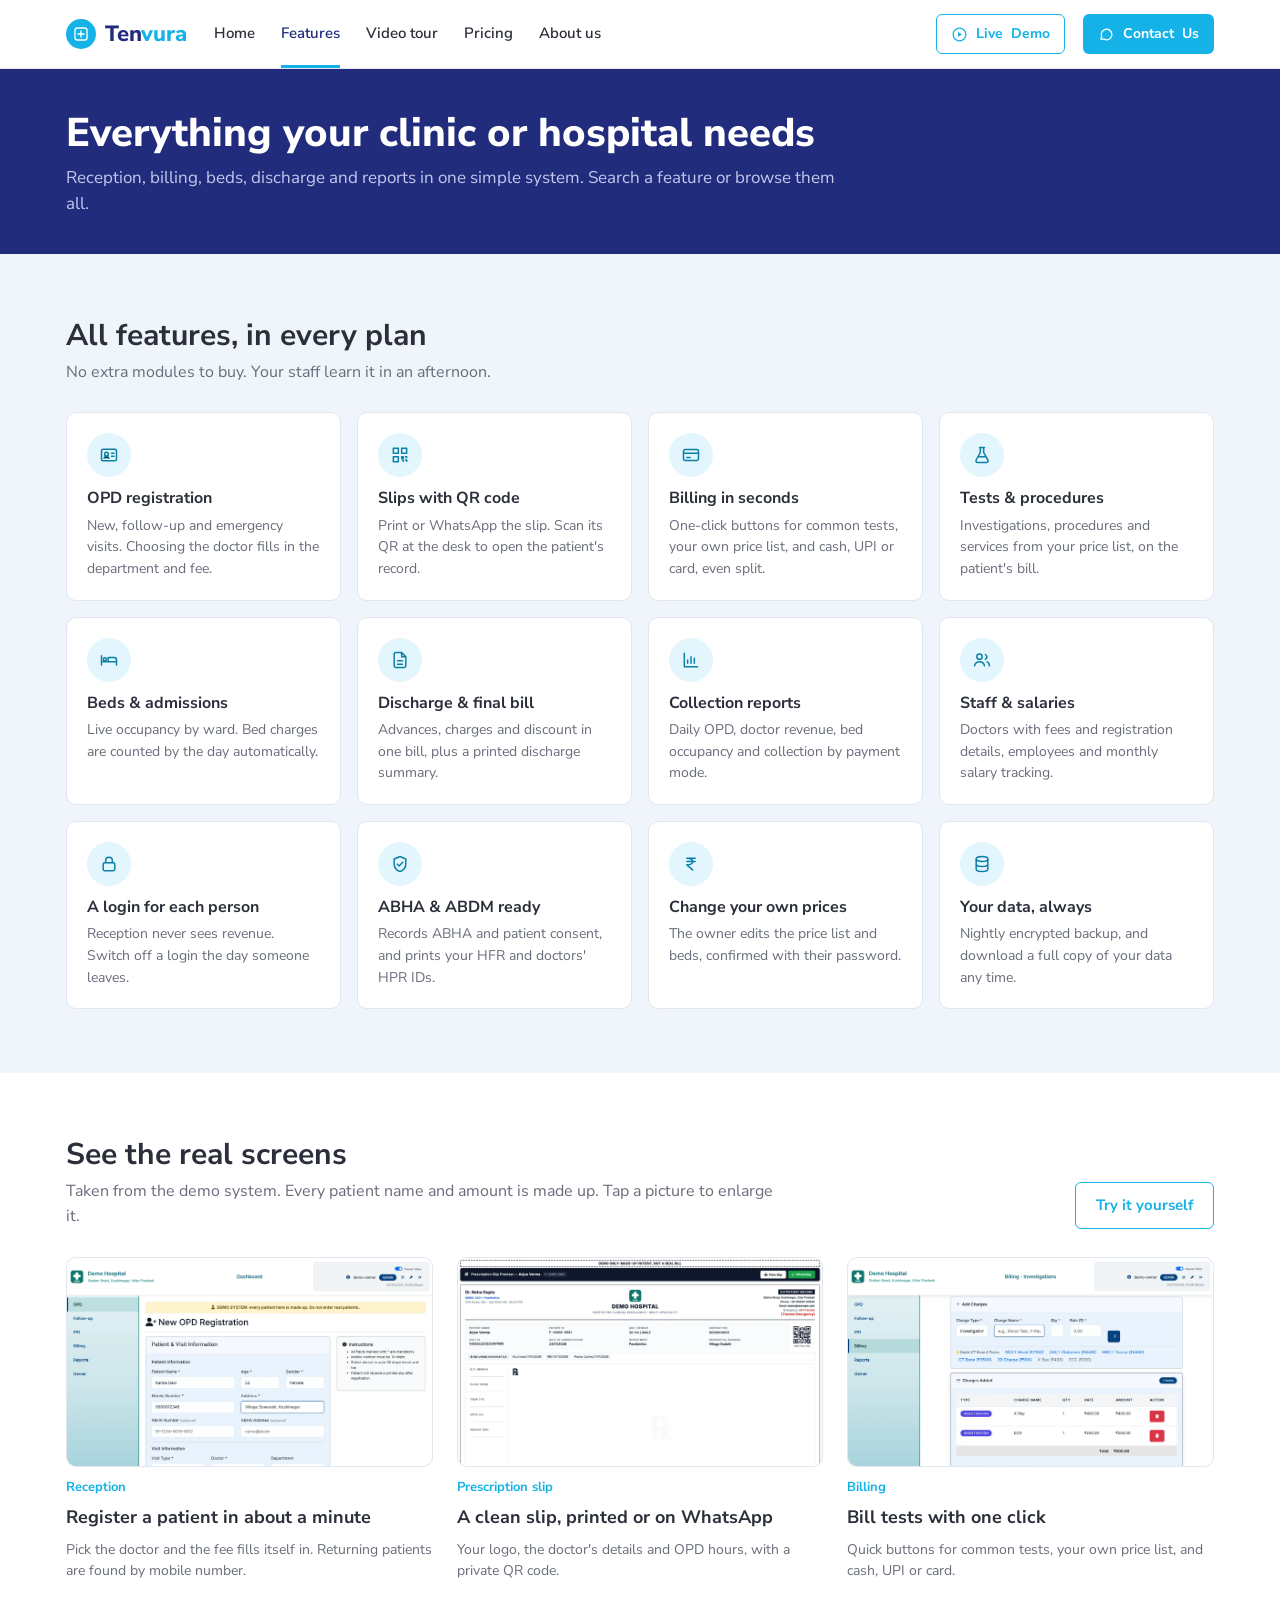
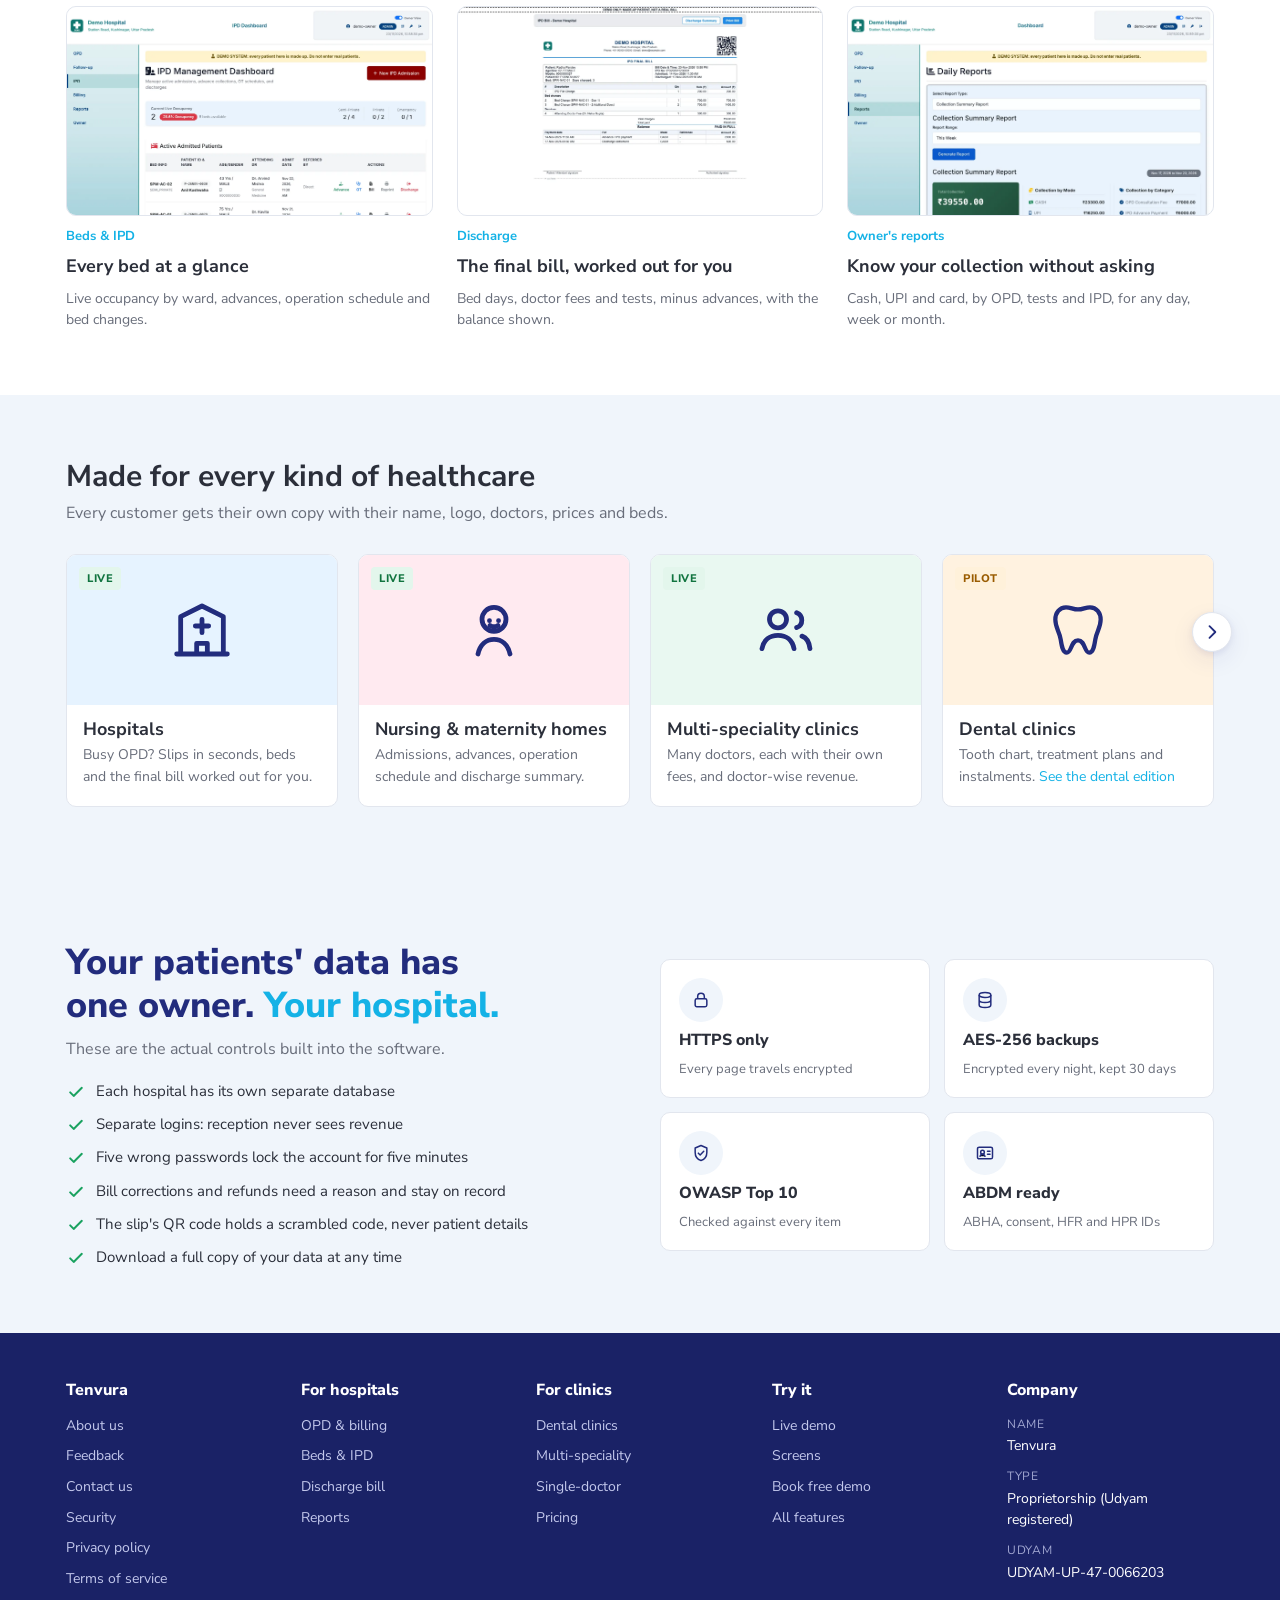
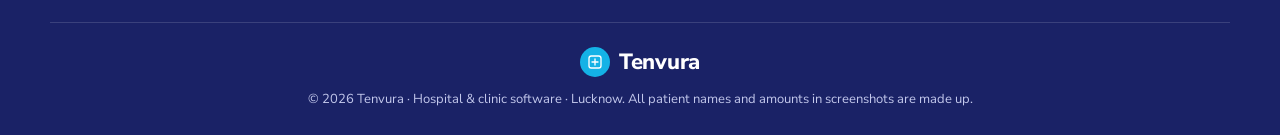
<file: features/index.html>
<!doctype html>
<html lang="en">
<head>
<meta charset="utf-8">
<meta name="viewport" content="width=device-width,initial-scale=1,viewport-fit=cover">
<title>Features: OPD, Billing, IPD & Reports · Tenvura</title>
<meta name="description" content="Everything Tenvura does: OPD registration and slips, billing and payments, IPD beds and discharge bills, daily reports, staff logins, nightly backups and ABHA support.">
<link rel="preconnect" href="https://fonts.googleapis.com">
<link rel="preconnect" href="https://fonts.gstatic.com" crossorigin>
<link rel="stylesheet" href="https://fonts.googleapis.com/css2?family=Nunito+Sans:opsz,wght@6..12,400;6..12,600;6..12,700;6..12,800&display=swap">
<meta property="og:title" content="Features: OPD, Billing, IPD & Reports · Tenvura">
<meta property="og:description" content="Everything Tenvura does: OPD registration and slips, billing and payments, IPD beds and discharge bills, daily reports, staff logins, nightly backups and ABHA support.">
<meta property="og:type" content="website">
<meta name="theme-color" content="#222c7d">
<meta property="og:url" content="https://upchardesk.onrender.com/features/">
<meta property="og:image" content="https://upchardesk.onrender.com/img/share-card.png">
<meta property="og:image:width" content="1200">
<meta property="og:image:height" content="630">
<meta name="twitter:card" content="summary_large_image">
<link rel="canonical" href="https://upchardesk.onrender.com/features/">
<style>html,body{margin:0}</style>
<link rel="stylesheet" href="/assets/site.css">
</head>
<body>
<svg width="0" height="0" style="position:absolute" aria-hidden="true">
  <symbol id="i-check" viewBox="0 0 24 24"><path d="M5 12.5l4.2 4.2L19 7" fill="none" stroke="currentColor" stroke-width="2.4" stroke-linecap="round" stroke-linejoin="round"/></symbol>
  <symbol id="i-search" viewBox="0 0 24 24"><circle cx="11" cy="11" r="6.5" fill="none" stroke="currentColor" stroke-width="2"/><path d="M16 16l4.5 4.5" stroke="currentColor" stroke-width="2" stroke-linecap="round"/></symbol>
  <symbol id="i-shield" viewBox="0 0 24 24"><path d="M12 3l7 3v5.5c0 4.6-3 8.3-7 9.5-4-1.2-7-4.9-7-9.5V6l7-3z" fill="none" stroke="currentColor" stroke-width="1.8" stroke-linejoin="round"/><path d="M8.8 12.2l2.2 2.2 4.3-4.4" fill="none" stroke="currentColor" stroke-width="1.8" stroke-linecap="round" stroke-linejoin="round"/></symbol>
  <symbol id="i-bolt" viewBox="0 0 24 24"><path d="M13 3L5 14h6l-1 7 8-11h-6l1-7z" fill="none" stroke="currentColor" stroke-width="1.8" stroke-linejoin="round"/></symbol>
  <symbol id="i-rupee" viewBox="0 0 24 24"><path d="M7 5h10M7 9h10M7 5c5 0 7 1.5 7 4s-3 4-7 4l7 6" fill="none" stroke="currentColor" stroke-width="1.8" stroke-linecap="round" stroke-linejoin="round"/></symbol>
  <symbol id="i-cloud" viewBox="0 0 24 24"><path d="M7 18h10a4 4 0 000-8 6 6 0 00-11.6 1.5A3.3 3.3 0 007 18z" fill="none" stroke="currentColor" stroke-width="1.8" stroke-linejoin="round"/></symbol>
  <symbol id="i-lock" viewBox="0 0 24 24"><rect x="5" y="10.5" width="14" height="9.5" rx="2" fill="none" stroke="currentColor" stroke-width="1.8"/><path d="M8 10.5V8a4 4 0 018 0v2.5" fill="none" stroke="currentColor" stroke-width="1.8"/></symbol>
  <symbol id="i-db" viewBox="0 0 24 24"><ellipse cx="12" cy="6" rx="7" ry="3" fill="none" stroke="currentColor" stroke-width="1.8"/><path d="M5 6v12c0 1.7 3.1 3 7 3s7-1.3 7-3V6M5 12c0 1.7 3.1 3 7 3s7-1.3 7-3" fill="none" stroke="currentColor" stroke-width="1.8"/></symbol>
  <symbol id="i-users" viewBox="0 0 24 24"><circle cx="9" cy="8" r="3.2" fill="none" stroke="currentColor" stroke-width="1.8"/><path d="M3 19c.6-3.3 3-5 6-5s5.4 1.7 6 5M16 5.5a3 3 0 010 5.6M18 14.3c1.7.6 2.7 2.2 3 4.7" fill="none" stroke="currentColor" stroke-width="1.8" stroke-linecap="round"/></symbol>
  <symbol id="i-phone" viewBox="0 0 24 24"><rect x="7" y="2.5" width="10" height="19" rx="2.2" fill="none" stroke="currentColor" stroke-width="1.8"/><path d="M11 18.2h2" stroke="currentColor" stroke-width="1.8" stroke-linecap="round"/></symbol>
  <symbol id="i-bed" viewBox="0 0 24 24"><path d="M3 18V7M3 14h18v4M21 14v-2a3 3 0 00-3-3h-7v5" fill="none" stroke="currentColor" stroke-width="1.8" stroke-linecap="round" stroke-linejoin="round"/><circle cx="7" cy="11" r="1.8" fill="none" stroke="currentColor" stroke-width="1.8"/></symbol>
  <symbol id="i-file" viewBox="0 0 24 24"><path d="M14 3H7a2 2 0 00-2 2v14a2 2 0 002 2h10a2 2 0 002-2V8l-5-5z M14 3v5h5M9 13h6M9 17h6" fill="none" stroke="currentColor" stroke-width="1.8" stroke-linejoin="round" stroke-linecap="round"/></symbol>
  <symbol id="i-chart" viewBox="0 0 24 24"><path d="M4 20V4M4 20h16M8 16v-4M12 16V8M16 16v-6" fill="none" stroke="currentColor" stroke-width="1.8" stroke-linecap="round"/></symbol>
  <symbol id="i-qr" viewBox="0 0 24 24"><path d="M4 4h6v6H4zM14 4h6v6h-6zM4 14h6v6H4zM14 14h2v2h-2zM18 14h2v2M14 18h2v2M18 18h2v2" fill="none" stroke="currentColor" stroke-width="1.8" stroke-linejoin="round"/></symbol>
  <symbol id="i-card" viewBox="0 0 24 24"><rect x="3" y="5.5" width="18" height="13" rx="2" fill="none" stroke="currentColor" stroke-width="1.8"/><path d="M3 10h18M7 15h4" stroke="currentColor" stroke-width="1.8" stroke-linecap="round"/></symbol>
  <symbol id="i-id" viewBox="0 0 24 24"><rect x="3" y="5" width="18" height="14" rx="2" fill="none" stroke="currentColor" stroke-width="1.8"/><circle cx="9" cy="11" r="2.2" fill="none" stroke="currentColor" stroke-width="1.8"/><path d="M6 16c.6-1.6 1.7-2.4 3-2.4s2.4.8 3 2.4M15 10h3M15 13.5h3" stroke="currentColor" stroke-width="1.8" stroke-linecap="round"/></symbol>
  <symbol id="i-chat" viewBox="0 0 24 24"><path d="M4 18.5l1.2-3.6A7.5 7.5 0 1112 19.5a7.6 7.6 0 01-3.6-.9L4 18.5z" fill="none" stroke="currentColor" stroke-width="1.8" stroke-linejoin="round"/></symbol>
  <symbol id="i-mail" viewBox="0 0 24 24"><rect x="3" y="5.5" width="18" height="13" rx="2" fill="none" stroke="currentColor" stroke-width="1.8"/><path d="M4 7l8 6 8-6" fill="none" stroke="currentColor" stroke-width="1.8" stroke-linejoin="round"/></symbol>
  <symbol id="i-pin" viewBox="0 0 24 24"><path d="M12 21s7-6 7-11.5A7 7 0 005 9.5C5 15 12 21 12 21z" fill="none" stroke="currentColor" stroke-width="1.8"/><circle cx="12" cy="9.5" r="2.4" fill="none" stroke="currentColor" stroke-width="1.8"/></symbol>
  <symbol id="i-tooth" viewBox="0 0 24 24"><path d="M7.5 3.5c1.7 0 2.7.8 4.5.8s2.8-.8 4.5-.8c2.4 0 4 2 4 4.6 0 3-1.5 4.4-2 7.4-.4 2.6-.8 5-2.3 5-1.8 0-1.5-4.6-4.2-4.6s-2.4 4.6-4.2 4.6c-1.5 0-1.9-2.4-2.3-5-.5-3-2-4.4-2-7.4 0-2.6 1.6-4.6 4-4.6z" fill="none" stroke="currentColor" stroke-width="1.6" stroke-linejoin="round"/></symbol>
  <symbol id="i-hospital" viewBox="0 0 24 24"><path d="M4 21V7l8-4 8 4v14M2.5 21h19M10 21v-4h4v4M12 8v5M9.5 10.5h5" fill="none" stroke="currentColor" stroke-width="1.8" stroke-linecap="round" stroke-linejoin="round"/></symbol>
  <symbol id="i-steth" viewBox="0 0 24 24"><path d="M6 3v6a4 4 0 008 0V3M10 13v2a5 5 0 0010 0v-2" fill="none" stroke="currentColor" stroke-width="1.8" stroke-linecap="round"/><circle cx="20" cy="11" r="2" fill="none" stroke="currentColor" stroke-width="1.8"/></symbol>
  <symbol id="i-flask" viewBox="0 0 24 24"><path d="M9 3h6M10 3v6l-5 9a2 2 0 001.8 3h10.4A2 2 0 0019 18l-5-9V3M7.5 14h9" fill="none" stroke="currentColor" stroke-width="1.8" stroke-linecap="round" stroke-linejoin="round"/></symbol>
  <symbol id="i-baby" viewBox="0 0 24 24"><circle cx="12" cy="8" r="4.5" fill="none" stroke="currentColor" stroke-width="1.8"/><path d="M10.3 8.5h.01M13.7 8.5h.01M10.5 10.3c.9.6 2.1.6 3 0M6 21c.8-3.6 3.2-5.5 6-5.5s5.2 1.9 6 5.5" fill="none" stroke="currentColor" stroke-width="1.8" stroke-linecap="round"/></symbol>
  <symbol id="i-clinic" viewBox="0 0 24 24"><rect x="4" y="4" width="16" height="16" rx="3" fill="none" stroke="currentColor" stroke-width="1.8"/><path d="M12 8v8M8 12h8" stroke="currentColor" stroke-width="1.8" stroke-linecap="round"/></symbol>
  <symbol id="i-person" viewBox="0 0 24 24"><circle cx="12" cy="8.5" r="3.8" fill="none" stroke="currentColor" stroke-width="1.5"/><path d="M4.5 20c1-4 4-6 7.5-6s6.5 2 7.5 6" fill="none" stroke="currentColor" stroke-width="1.5" stroke-linecap="round"/></symbol>
  <symbol id="i-menu" viewBox="0 0 24 24"><path d="M4 7h16M4 12h16M4 17h16" stroke="currentColor" stroke-width="2" stroke-linecap="round"/></symbol>
  <symbol id="i-left" viewBox="0 0 24 24"><path d="M15 5l-7 7 7 7" fill="none" stroke="currentColor" stroke-width="2.2" stroke-linecap="round" stroke-linejoin="round"/></symbol>
  <symbol id="i-right" viewBox="0 0 24 24"><path d="M9 5l7 7-7 7" fill="none" stroke="currentColor" stroke-width="2.2" stroke-linecap="round" stroke-linejoin="round"/></symbol>
  <symbol id="i-play" viewBox="0 0 24 24"><circle cx="12" cy="12" r="9" fill="none" stroke="currentColor" stroke-width="1.8"/><path d="M10 8.5l5.5 3.5-5.5 3.5z" fill="currentColor"/></symbol>
</svg>

<header class="top">
  <div class="wrap">
    <a class="logo" href="/" aria-label="Home"><span class="logo-mark"><svg class="icon"><use href="#i-clinic"/></svg></span><span data-brand-split>Tenvura</span></a>
    <nav class="menu" id="menu" aria-label="Main">
      <a href="/">Home</a>
      <a href="/features/" class="active" aria-current="page">Features</a>
      <a href="/tour/">Video tour</a>
      <a href="/pricing/">Pricing</a>
      <a href="/about/">About us</a>
    </nav>
    <div class="top-right">
      <a class="btn btn-line" href="/demo/"><svg class="icon"><use href="#i-play"/></svg><span class="long">Live </span>Demo</a>
      <a class="btn btn-sky" href="/contact/"><svg class="icon"><use href="#i-chat"/></svg>Contact<span class="long"> Us</span></a>
    </div>
    <button class="menu-btn" id="menuBtn" aria-expanded="false" aria-controls="menu" aria-label="Menu"><svg class="icon"><use href="#i-menu"/></svg></button>
  </div>
</header>

<main id="top">
  <section class="page-head">
    <div class="wrap"><h1>Everything your clinic or hospital needs</h1><p>Reception, billing, beds, discharge and reports in one simple system. Search a feature or browse them all.</p></div>
  </section>

  <section class="section tinted" id="features" aria-labelledby="features-title">
    <div class="wrap">
      <div class="head">
        <div><h2 id="features-title">All features, in every plan</h2><p>No extra modules to buy. Your staff learn it in an afternoon.</p></div>
      </div>
      <div class="features" id="featureGrid"></div>
    </div>
  </section>

  <section class="section" id="screens" aria-labelledby="screens-title">
    <div class="wrap">
      <div class="head">
        <div><h2 id="screens-title">See the real screens</h2><p>Taken from the demo system. Every patient name and amount is made up. Tap a picture to enlarge it.</p></div>
        <a class="btn btn-line" href="/demo/">Try it yourself</a>
      </div>
      <div class="screens" id="screenCards"></div>
    </div>
  </section>

  <dialog class="viewer" id="viewer" aria-labelledby="viewerTitle">
    <div class="viewer-bar"><span id="viewerTitle"></span><button type="button" id="viewerClose">Close</button></div>
    <img id="viewerImg" alt="">
  </dialog>

  <section class="section tinted" id="for" aria-labelledby="for-title">
    <div class="wrap">
      <div class="head">
        <div><h2 id="for-title">Made for every kind of healthcare</h2><p>Every customer gets their own copy with their name, logo, doctors, prices and beds.</p></div>
      </div>
      <div class="carousel">
        <button class="arrow prev" type="button" id="prevBtn" aria-label="Previous"><svg class="icon"><use href="#i-left"/></svg></button>
        <div class="track" id="track">
          <article class="card"><div class="card-pic" style="background:var(--t1)"><span class="badge live">Live</span><svg class="icon"><use href="#i-hospital"/></svg></div><div class="card-body"><h3>Hospitals</h3><p>Busy OPD? Slips in seconds, beds and the final bill worked out for you.</p></div></article>
          <article class="card"><div class="card-pic" style="background:var(--t5)"><span class="badge live">Live</span><svg class="icon"><use href="#i-baby"/></svg></div><div class="card-body"><h3>Nursing &amp; maternity homes</h3><p>Admissions, advances, operation schedule and discharge summary.</p></div></article>
          <article class="card"><div class="card-pic" style="background:var(--t2)"><span class="badge live">Live</span><svg class="icon"><use href="#i-users"/></svg></div><div class="card-body"><h3>Multi-speciality clinics</h3><p>Many doctors, each with their own fees, and doctor-wise revenue.</p></div></article>
          <article class="card"><div class="card-pic" style="background:var(--t3)"><span class="badge pilot">Pilot</span><svg class="icon"><use href="#i-tooth"/></svg></div><div class="card-body"><h3>Dental clinics</h3><p>Tooth chart, treatment plans and instalments. <a href="/dental/">See the dental edition</a></p></div></article>
          <article class="card"><div class="card-pic" style="background:var(--t6)"><span class="badge live">Live</span><svg class="icon"><use href="#i-steth"/></svg></div><div class="card-body"><h3>Single-doctor clinics</h3><p>Registration, slip with QR code, tests from your price list.</p></div></article>
          <article class="card"><div class="card-pic" style="background:var(--t4)"><svg class="icon"><use href="#i-chat"/></svg></div><div class="card-body"><h3>Diagnostic centres</h3><p>Test registration, billing and reports. <a href="/contact/">Tell us what your centre needs.</a></p></div></article>
        </div>
        <button class="arrow next" type="button" id="nextBtn" aria-label="Next"><svg class="icon"><use href="#i-right"/></svg></button>
      </div>
    </div>
  </section>

  <section class="section tinted" id="security" aria-labelledby="security-title">
    <div class="wrap secure">
      <div>
        <h2 id="security-title">Your patients' data has one owner. <span>Your hospital.</span></h2>
        <p>These are the actual controls built into the software.</p>
        <ul class="ticks">
          <li><svg class="icon"><use href="#i-check"/></svg>Each hospital has its own separate database</li>
          <li><svg class="icon"><use href="#i-check"/></svg>Separate logins: reception never sees revenue</li>
          <li><svg class="icon"><use href="#i-check"/></svg>Five wrong passwords lock the account for five minutes</li>
          <li><svg class="icon"><use href="#i-check"/></svg>Bill corrections and refunds need a reason and stay on record</li>
          <li><svg class="icon"><use href="#i-check"/></svg>The slip's QR code holds a scrambled code, never patient details</li>
          <li><svg class="icon"><use href="#i-check"/></svg>Download a full copy of your data at any time</li>
        </ul>
      </div>
      <div class="seals">
        <div class="seal"><span class="sicon"><svg class="icon"><use href="#i-lock"/></svg></span><b>HTTPS only</b><span>Every page travels encrypted</span></div>
        <div class="seal"><span class="sicon"><svg class="icon"><use href="#i-db"/></svg></span><b>AES-256 backups</b><span>Encrypted every night, kept 30 days</span></div>
        <div class="seal"><span class="sicon"><svg class="icon"><use href="#i-shield"/></svg></span><b>OWASP Top 10</b><span>Checked against every item</span></div>
        <div class="seal"><span class="sicon"><svg class="icon"><use href="#i-id"/></svg></span><b>ABDM ready</b><span>ABHA, consent, HFR and HPR IDs</span></div>
      </div>
    </div>
  </section>
</main>

<footer class="site">
  <div class="wrap cols">
    <div><h4 data-brand>Tenvura</h4><ul><li><a href="/about/">About us</a></li><li><a href="/about/#feedback">Feedback</a></li><li><a href="/contact/">Contact us</a></li><li><a href="/features/#security">Security</a></li><li><a href="/privacy/">Privacy policy</a></li><li><a href="/terms/">Terms of service</a></li></ul></div>
    <div><h4>For hospitals</h4><ul><li><a href="/features/#features">OPD &amp; billing</a></li><li><a href="/features/#features">Beds &amp; IPD</a></li><li><a href="/features/#features">Discharge bill</a></li><li><a href="/features/#features">Reports</a></li></ul></div>
    <div><h4>For clinics</h4><ul><li><a href="/features/#for">Dental clinics</a></li><li><a href="/features/#for">Multi-speciality</a></li><li><a href="/features/#for">Single-doctor</a></li><li><a href="/pricing/">Pricing</a></li></ul></div>
    <div><h4>Try it</h4><ul><li><a href="/demo/">Live demo</a></li><li><a href="/features/#screens">Screens</a></li><li><a href="/contact/">Book free demo</a></li><li><a href="/features/#features">All features</a></li></ul></div>
    <div><h4>Company</h4><dl id="companyDetails"></dl></div>
  </div>
  <div class="wrap foot-base">
    <span class="logo"><span class="logo-mark"><svg class="icon"><use href="#i-clinic"/></svg></span><span data-brand>Tenvura</span></span>
    <p>© <span id="year"></span> <span data-brand>Tenvura</span> · Hospital &amp; clinic software · Lucknow. All patient names and amounts in screenshots are made up.</p>
  </div>
</footer>

<script src="/assets/site.js"></script>
</body>
</html>
</file>
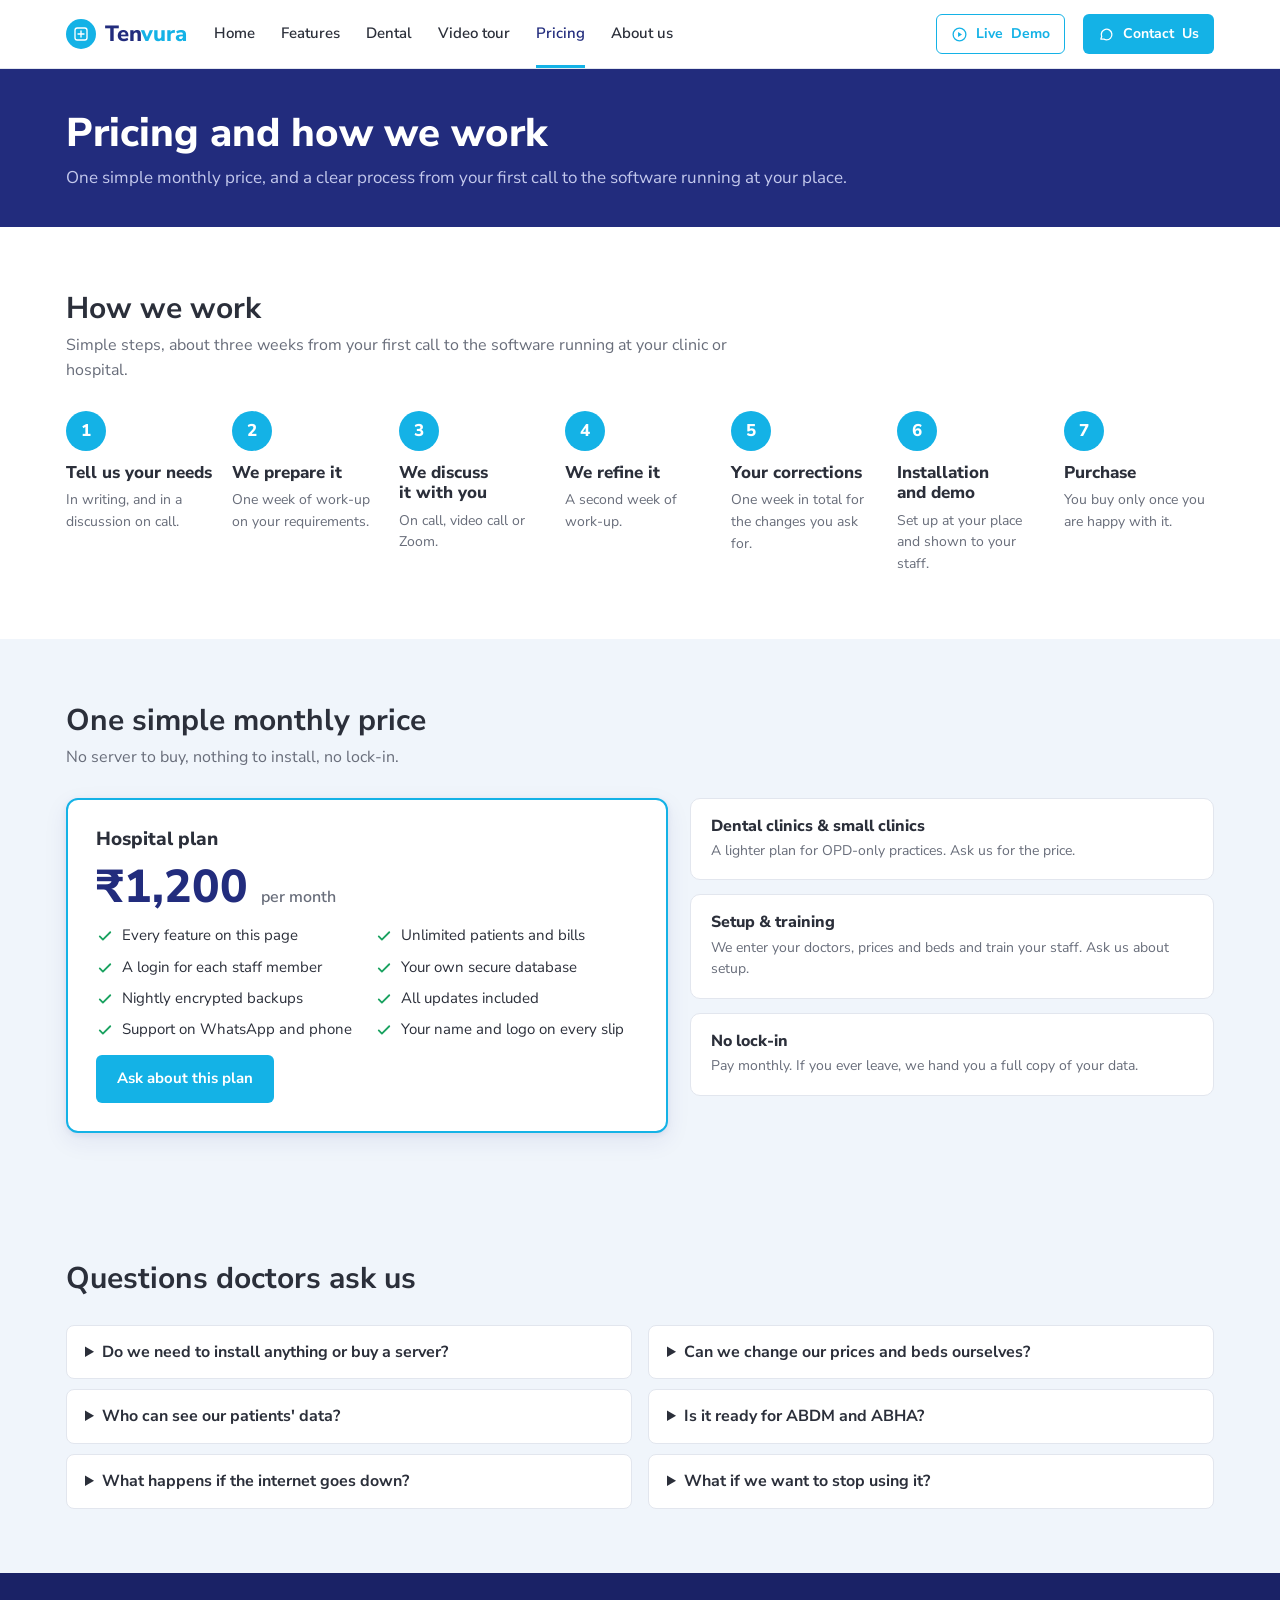
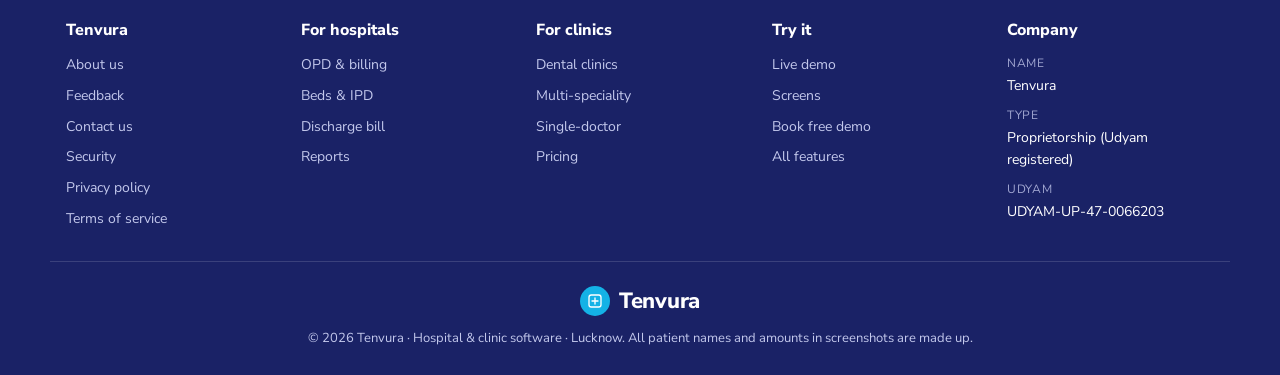
<file: pricing/index.html>
<!doctype html>
<html lang="en">
<head>
<meta charset="utf-8">
<meta name="viewport" content="width=device-width,initial-scale=1,viewport-fit=cover">
<title>Pricing & How We Work · Tenvura</title>
<meta name="description" content="Simple monthly pricing for hospital and clinic software, with setup, training and support included. See how we work with your hospital, step by step.">
<link rel="preconnect" href="https://fonts.googleapis.com">
<link rel="preconnect" href="https://fonts.gstatic.com" crossorigin>
<link rel="stylesheet" href="https://fonts.googleapis.com/css2?family=Nunito+Sans:opsz,wght@6..12,400;6..12,600;6..12,700;6..12,800&display=swap">
<meta property="og:title" content="Pricing & How We Work · Tenvura">
<meta property="og:description" content="Simple monthly pricing for hospital and clinic software, with setup, training and support included. See how we work with your hospital, step by step.">
<meta property="og:type" content="website">
<meta name="theme-color" content="#222c7d">
<meta property="og:url" content="https://upchardesk.onrender.com/pricing/">
<meta property="og:image" content="https://upchardesk.onrender.com/img/share-card.png">
<meta property="og:image:width" content="1200">
<meta property="og:image:height" content="630">
<meta name="twitter:card" content="summary_large_image">
<link rel="canonical" href="https://upchardesk.onrender.com/pricing/">
<style>html,body{margin:0}</style>
<link rel="stylesheet" href="/assets/site.css">
</head>
<body>
<svg width="0" height="0" style="position:absolute" aria-hidden="true">
  <symbol id="i-check" viewBox="0 0 24 24"><path d="M5 12.5l4.2 4.2L19 7" fill="none" stroke="currentColor" stroke-width="2.4" stroke-linecap="round" stroke-linejoin="round"/></symbol>
  <symbol id="i-search" viewBox="0 0 24 24"><circle cx="11" cy="11" r="6.5" fill="none" stroke="currentColor" stroke-width="2"/><path d="M16 16l4.5 4.5" stroke="currentColor" stroke-width="2" stroke-linecap="round"/></symbol>
  <symbol id="i-shield" viewBox="0 0 24 24"><path d="M12 3l7 3v5.5c0 4.6-3 8.3-7 9.5-4-1.2-7-4.9-7-9.5V6l7-3z" fill="none" stroke="currentColor" stroke-width="1.8" stroke-linejoin="round"/><path d="M8.8 12.2l2.2 2.2 4.3-4.4" fill="none" stroke="currentColor" stroke-width="1.8" stroke-linecap="round" stroke-linejoin="round"/></symbol>
  <symbol id="i-bolt" viewBox="0 0 24 24"><path d="M13 3L5 14h6l-1 7 8-11h-6l1-7z" fill="none" stroke="currentColor" stroke-width="1.8" stroke-linejoin="round"/></symbol>
  <symbol id="i-rupee" viewBox="0 0 24 24"><path d="M7 5h10M7 9h10M7 5c5 0 7 1.5 7 4s-3 4-7 4l7 6" fill="none" stroke="currentColor" stroke-width="1.8" stroke-linecap="round" stroke-linejoin="round"/></symbol>
  <symbol id="i-cloud" viewBox="0 0 24 24"><path d="M7 18h10a4 4 0 000-8 6 6 0 00-11.6 1.5A3.3 3.3 0 007 18z" fill="none" stroke="currentColor" stroke-width="1.8" stroke-linejoin="round"/></symbol>
  <symbol id="i-lock" viewBox="0 0 24 24"><rect x="5" y="10.5" width="14" height="9.5" rx="2" fill="none" stroke="currentColor" stroke-width="1.8"/><path d="M8 10.5V8a4 4 0 018 0v2.5" fill="none" stroke="currentColor" stroke-width="1.8"/></symbol>
  <symbol id="i-db" viewBox="0 0 24 24"><ellipse cx="12" cy="6" rx="7" ry="3" fill="none" stroke="currentColor" stroke-width="1.8"/><path d="M5 6v12c0 1.7 3.1 3 7 3s7-1.3 7-3V6M5 12c0 1.7 3.1 3 7 3s7-1.3 7-3" fill="none" stroke="currentColor" stroke-width="1.8"/></symbol>
  <symbol id="i-users" viewBox="0 0 24 24"><circle cx="9" cy="8" r="3.2" fill="none" stroke="currentColor" stroke-width="1.8"/><path d="M3 19c.6-3.3 3-5 6-5s5.4 1.7 6 5M16 5.5a3 3 0 010 5.6M18 14.3c1.7.6 2.7 2.2 3 4.7" fill="none" stroke="currentColor" stroke-width="1.8" stroke-linecap="round"/></symbol>
  <symbol id="i-phone" viewBox="0 0 24 24"><rect x="7" y="2.5" width="10" height="19" rx="2.2" fill="none" stroke="currentColor" stroke-width="1.8"/><path d="M11 18.2h2" stroke="currentColor" stroke-width="1.8" stroke-linecap="round"/></symbol>
  <symbol id="i-bed" viewBox="0 0 24 24"><path d="M3 18V7M3 14h18v4M21 14v-2a3 3 0 00-3-3h-7v5" fill="none" stroke="currentColor" stroke-width="1.8" stroke-linecap="round" stroke-linejoin="round"/><circle cx="7" cy="11" r="1.8" fill="none" stroke="currentColor" stroke-width="1.8"/></symbol>
  <symbol id="i-file" viewBox="0 0 24 24"><path d="M14 3H7a2 2 0 00-2 2v14a2 2 0 002 2h10a2 2 0 002-2V8l-5-5z M14 3v5h5M9 13h6M9 17h6" fill="none" stroke="currentColor" stroke-width="1.8" stroke-linejoin="round" stroke-linecap="round"/></symbol>
  <symbol id="i-chart" viewBox="0 0 24 24"><path d="M4 20V4M4 20h16M8 16v-4M12 16V8M16 16v-6" fill="none" stroke="currentColor" stroke-width="1.8" stroke-linecap="round"/></symbol>
  <symbol id="i-qr" viewBox="0 0 24 24"><path d="M4 4h6v6H4zM14 4h6v6h-6zM4 14h6v6H4zM14 14h2v2h-2zM18 14h2v2M14 18h2v2M18 18h2v2" fill="none" stroke="currentColor" stroke-width="1.8" stroke-linejoin="round"/></symbol>
  <symbol id="i-card" viewBox="0 0 24 24"><rect x="3" y="5.5" width="18" height="13" rx="2" fill="none" stroke="currentColor" stroke-width="1.8"/><path d="M3 10h18M7 15h4" stroke="currentColor" stroke-width="1.8" stroke-linecap="round"/></symbol>
  <symbol id="i-id" viewBox="0 0 24 24"><rect x="3" y="5" width="18" height="14" rx="2" fill="none" stroke="currentColor" stroke-width="1.8"/><circle cx="9" cy="11" r="2.2" fill="none" stroke="currentColor" stroke-width="1.8"/><path d="M6 16c.6-1.6 1.7-2.4 3-2.4s2.4.8 3 2.4M15 10h3M15 13.5h3" stroke="currentColor" stroke-width="1.8" stroke-linecap="round"/></symbol>
  <symbol id="i-chat" viewBox="0 0 24 24"><path d="M4 18.5l1.2-3.6A7.5 7.5 0 1112 19.5a7.6 7.6 0 01-3.6-.9L4 18.5z" fill="none" stroke="currentColor" stroke-width="1.8" stroke-linejoin="round"/></symbol>
  <symbol id="i-mail" viewBox="0 0 24 24"><rect x="3" y="5.5" width="18" height="13" rx="2" fill="none" stroke="currentColor" stroke-width="1.8"/><path d="M4 7l8 6 8-6" fill="none" stroke="currentColor" stroke-width="1.8" stroke-linejoin="round"/></symbol>
  <symbol id="i-pin" viewBox="0 0 24 24"><path d="M12 21s7-6 7-11.5A7 7 0 005 9.5C5 15 12 21 12 21z" fill="none" stroke="currentColor" stroke-width="1.8"/><circle cx="12" cy="9.5" r="2.4" fill="none" stroke="currentColor" stroke-width="1.8"/></symbol>
  <symbol id="i-tooth" viewBox="0 0 24 24"><path d="M7.5 3.5c1.7 0 2.7.8 4.5.8s2.8-.8 4.5-.8c2.4 0 4 2 4 4.6 0 3-1.5 4.4-2 7.4-.4 2.6-.8 5-2.3 5-1.8 0-1.5-4.6-4.2-4.6s-2.4 4.6-4.2 4.6c-1.5 0-1.9-2.4-2.3-5-.5-3-2-4.4-2-7.4 0-2.6 1.6-4.6 4-4.6z" fill="none" stroke="currentColor" stroke-width="1.6" stroke-linejoin="round"/></symbol>
  <symbol id="i-hospital" viewBox="0 0 24 24"><path d="M4 21V7l8-4 8 4v14M2.5 21h19M10 21v-4h4v4M12 8v5M9.5 10.5h5" fill="none" stroke="currentColor" stroke-width="1.8" stroke-linecap="round" stroke-linejoin="round"/></symbol>
  <symbol id="i-steth" viewBox="0 0 24 24"><path d="M6 3v6a4 4 0 008 0V3M10 13v2a5 5 0 0010 0v-2" fill="none" stroke="currentColor" stroke-width="1.8" stroke-linecap="round"/><circle cx="20" cy="11" r="2" fill="none" stroke="currentColor" stroke-width="1.8"/></symbol>
  <symbol id="i-flask" viewBox="0 0 24 24"><path d="M9 3h6M10 3v6l-5 9a2 2 0 001.8 3h10.4A2 2 0 0019 18l-5-9V3M7.5 14h9" fill="none" stroke="currentColor" stroke-width="1.8" stroke-linecap="round" stroke-linejoin="round"/></symbol>
  <symbol id="i-baby" viewBox="0 0 24 24"><circle cx="12" cy="8" r="4.5" fill="none" stroke="currentColor" stroke-width="1.8"/><path d="M10.3 8.5h.01M13.7 8.5h.01M10.5 10.3c.9.6 2.1.6 3 0M6 21c.8-3.6 3.2-5.5 6-5.5s5.2 1.9 6 5.5" fill="none" stroke="currentColor" stroke-width="1.8" stroke-linecap="round"/></symbol>
  <symbol id="i-clinic" viewBox="0 0 24 24"><rect x="4" y="4" width="16" height="16" rx="3" fill="none" stroke="currentColor" stroke-width="1.8"/><path d="M12 8v8M8 12h8" stroke="currentColor" stroke-width="1.8" stroke-linecap="round"/></symbol>
  <symbol id="i-person" viewBox="0 0 24 24"><circle cx="12" cy="8.5" r="3.8" fill="none" stroke="currentColor" stroke-width="1.5"/><path d="M4.5 20c1-4 4-6 7.5-6s6.5 2 7.5 6" fill="none" stroke="currentColor" stroke-width="1.5" stroke-linecap="round"/></symbol>
  <symbol id="i-menu" viewBox="0 0 24 24"><path d="M4 7h16M4 12h16M4 17h16" stroke="currentColor" stroke-width="2" stroke-linecap="round"/></symbol>
  <symbol id="i-left" viewBox="0 0 24 24"><path d="M15 5l-7 7 7 7" fill="none" stroke="currentColor" stroke-width="2.2" stroke-linecap="round" stroke-linejoin="round"/></symbol>
  <symbol id="i-right" viewBox="0 0 24 24"><path d="M9 5l7 7-7 7" fill="none" stroke="currentColor" stroke-width="2.2" stroke-linecap="round" stroke-linejoin="round"/></symbol>
  <symbol id="i-play" viewBox="0 0 24 24"><circle cx="12" cy="12" r="9" fill="none" stroke="currentColor" stroke-width="1.8"/><path d="M10 8.5l5.5 3.5-5.5 3.5z" fill="currentColor"/></symbol>
</svg>

<header class="top">
  <div class="wrap">
    <a class="logo" href="/" aria-label="Home"><span class="logo-mark"><svg class="icon"><use href="#i-clinic"/></svg></span><span data-brand-split>Tenvura</span></a>
    <nav class="menu" id="menu" aria-label="Main">
      <a href="/">Home</a>
      <a href="/features/">Features</a>
      <a href="/dental/">Dental</a>
      <a href="/tour/">Video tour</a>
      <a href="/pricing/" class="active" aria-current="page">Pricing</a>
      <a href="/about/">About us</a>
    </nav>
    <div class="top-right">
      <a class="btn btn-line" href="/demo/"><svg class="icon"><use href="#i-play"/></svg><span class="long">Live </span>Demo</a>
      <a class="btn btn-sky" href="/contact/"><svg class="icon"><use href="#i-chat"/></svg>Contact<span class="long"> Us</span></a>
    </div>
    <button class="menu-btn" id="menuBtn" aria-expanded="false" aria-controls="menu" aria-label="Menu"><svg class="icon"><use href="#i-menu"/></svg></button>
  </div>
</header>

<main id="top">
  <section class="page-head">
    <div class="wrap"><h1>Pricing and how we work</h1><p>One simple monthly price, and a clear process from your first call to the software running at your place.</p></div>
  </section>

  <section class="section" aria-labelledby="steps-title">
    <div class="wrap">
      <div class="head"><div><h2 id="steps-title">How we work</h2><p>Simple steps, about three weeks from your first call to the software running at your clinic or hospital.</p></div></div>
      <div class="steps">
        <div class="step"><h3>Tell us your needs</h3><p>In writing, and in a discussion on call.</p></div>
        <div class="step"><h3>We prepare it</h3><p>One week of work-up on your requirements.</p></div>
        <div class="step"><h3>We discuss it with you</h3><p>On call, video call or Zoom.</p></div>
        <div class="step"><h3>We refine it</h3><p>A second week of work-up.</p></div>
        <div class="step"><h3>Your corrections</h3><p>One week in total for the changes you ask for.</p></div>
        <div class="step"><h3>Installation and demo</h3><p>Set up at your place and shown to your staff.</p></div>
        <div class="step"><h3>Purchase</h3><p>You buy only once you are happy with it.</p></div>
      </div>
    </div>
  </section>

  <section class="section tinted" id="pricing" aria-labelledby="pricing-title">
    <div class="wrap">
      <div class="head"><div><h2 id="pricing-title">One simple monthly price</h2><p>No server to buy, nothing to install, no lock-in.</p></div></div>
      <div class="pricing">
        <div class="plan">
          <h3 style="font-size:19px;font-weight:800">Hospital plan</h3>
          <div class="price" id="price">₹1,200 <small>per month</small></div>
          <ul>
            <li><svg class="icon"><use href="#i-check"/></svg>Every feature on this page</li>
            <li><svg class="icon"><use href="#i-check"/></svg>Unlimited patients and bills</li>
            <li><svg class="icon"><use href="#i-check"/></svg>A login for each staff member</li>
            <li><svg class="icon"><use href="#i-check"/></svg>Your own secure database</li>
            <li><svg class="icon"><use href="#i-check"/></svg>Nightly encrypted backups</li>
            <li><svg class="icon"><use href="#i-check"/></svg>All updates included</li>
            <li><svg class="icon"><use href="#i-check"/></svg>Support on WhatsApp and phone</li>
            <li><svg class="icon"><use href="#i-check"/></svg>Your name and logo on every slip</li>
          </ul>
          <a class="btn btn-sky" style="justify-self:start" data-whatsapp="Hello, I would like to know more about the Hospital plan." href="/contact/">Ask about this plan</a>
        </div>
        <div class="side">
          <div><h3>Dental clinics &amp; small clinics</h3><p>A lighter plan for OPD-only practices. Ask us for the price.</p></div>
          <div><h3>Setup &amp; training</h3><p>We enter your doctors, prices and beds and train your staff. Ask us about setup.</p></div>
          <div><h3>No lock-in</h3><p>Pay monthly. If you ever leave, we hand you a full copy of your data.</p></div>
        </div>
      </div>
    </div>
  </section>

  <section class="section tinted" aria-labelledby="faq-title">
    <div class="wrap">
      <div class="head"><div><h2 id="faq-title">Questions doctors ask us</h2></div></div>
      <div class="faq-grid">
        <div class="faq">
          <details><summary>Do we need to install anything or buy a server?</summary><p>No. It opens in the browser on any computer, tablet or phone. We run the servers, backups and updates.</p></details>
          <details><summary>Who can see our patients' data?</summary><p>Only the logins you create. Each hospital has its own separate database, and staff logins cannot see revenue or the owner's panel.</p></details>
          <details><summary>What happens if the internet goes down?</summary><p>The system needs internet, but very little: a mobile hotspot is enough. Nothing is lost, because every saved entry is already on the server.</p></details>
        </div>
        <div class="faq">
          <details><summary>Can we change our prices and beds ourselves?</summary><p>Yes. The owner can edit the whole price list and the beds at any time, confirming each change with their password.</p></details>
          <details><summary>Is it ready for ABDM and ABHA?</summary><p>It records patients' ABHA numbers and consent, and prints your HFR facility ID and each doctor's registration and HPR ID on slips and bills.</p></details>
          <details><summary>What if we want to stop using it?</summary><p>You pay monthly with no lock-in. We give you a complete copy of all your data.</p></details>
        </div>
      </div>
    </div>
  </section>
</main>

<footer class="site">
  <div class="wrap cols">
    <div><h4 data-brand>Tenvura</h4><ul><li><a href="/about/">About us</a></li><li><a href="/about/#feedback">Feedback</a></li><li><a href="/contact/">Contact us</a></li><li><a href="/features/#security">Security</a></li><li><a href="/privacy/">Privacy policy</a></li><li><a href="/terms/">Terms of service</a></li></ul></div>
    <div><h4>For hospitals</h4><ul><li><a href="/features/#features">OPD &amp; billing</a></li><li><a href="/features/#features">Beds &amp; IPD</a></li><li><a href="/features/#features">Discharge bill</a></li><li><a href="/features/#features">Reports</a></li></ul></div>
    <div><h4>For clinics</h4><ul><li><a href="/features/#for">Dental clinics</a></li><li><a href="/features/#for">Multi-speciality</a></li><li><a href="/features/#for">Single-doctor</a></li><li><a href="/pricing/">Pricing</a></li></ul></div>
    <div><h4>Try it</h4><ul><li><a href="/demo/">Live demo</a></li><li><a href="/features/#screens">Screens</a></li><li><a href="/contact/">Book free demo</a></li><li><a href="/features/#features">All features</a></li></ul></div>
    <div><h4>Company</h4><dl id="companyDetails"></dl></div>
  </div>
  <div class="wrap foot-base">
    <span class="logo"><span class="logo-mark"><svg class="icon"><use href="#i-clinic"/></svg></span><span data-brand>Tenvura</span></span>
    <p>© <span id="year"></span> <span data-brand>Tenvura</span> · Hospital &amp; clinic software · Lucknow. All patient names and amounts in screenshots are made up.</p>
  </div>
</footer>

<script src="/assets/site.js"></script>
</body>
</html>
</file>
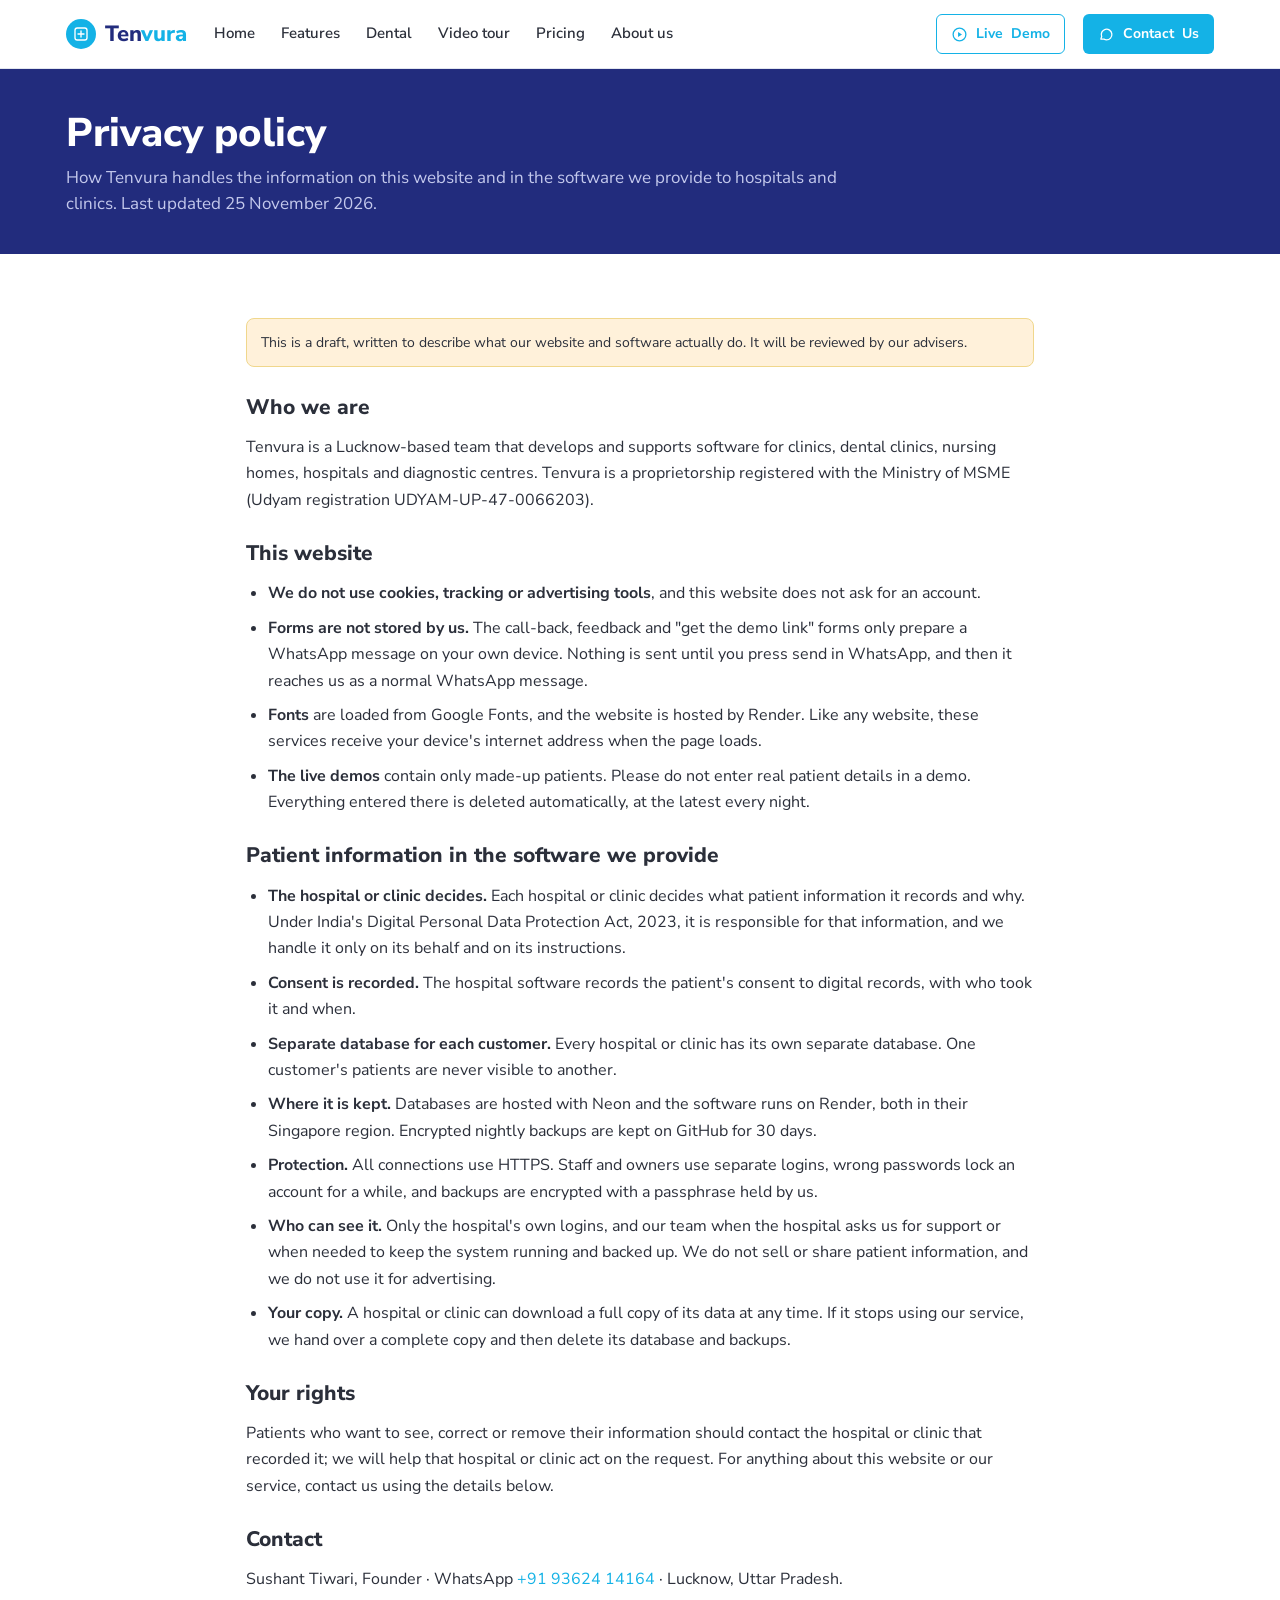
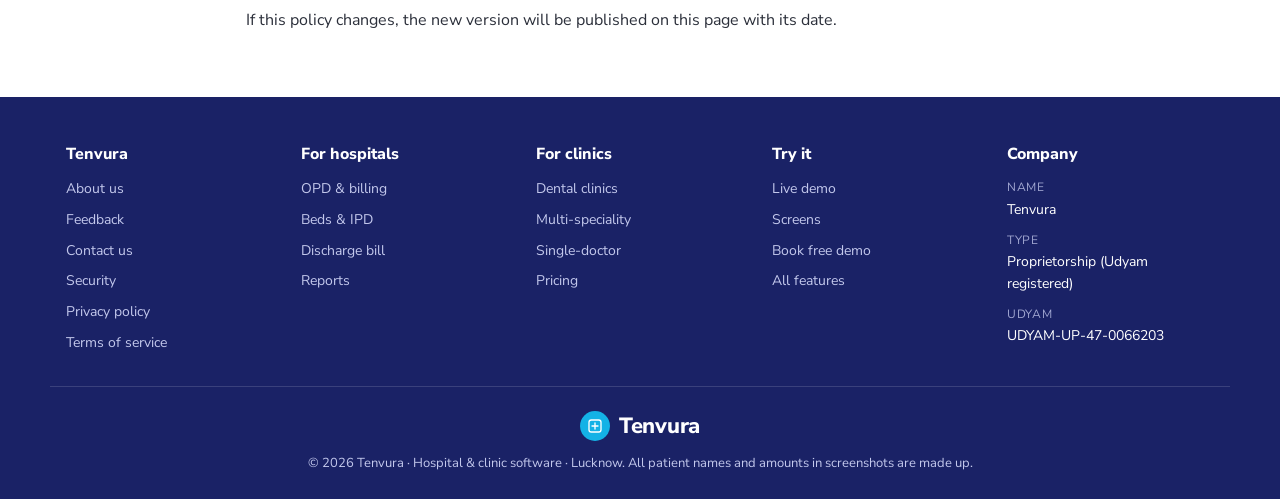
<file: privacy/index.html>
<!doctype html>
<html lang="en">
<head>
<meta charset="utf-8">
<meta name="viewport" content="width=device-width,initial-scale=1,viewport-fit=cover">
<title>Privacy Policy · Tenvura</title>
<meta name="description" content="How Tenvura handles information on this website and in the software we provide to hospitals and clinics.">
<link rel="preconnect" href="https://fonts.googleapis.com">
<link rel="preconnect" href="https://fonts.gstatic.com" crossorigin>
<link rel="stylesheet" href="https://fonts.googleapis.com/css2?family=Nunito+Sans:opsz,wght@6..12,400;6..12,600;6..12,700;6..12,800&display=swap">
<meta property="og:title" content="Privacy Policy · Tenvura">
<meta property="og:description" content="How Tenvura handles information on this website and in the software we provide to hospitals and clinics.">
<meta property="og:type" content="website">
<meta name="theme-color" content="#222c7d">
<meta property="og:url" content="https://upchardesk.onrender.com/privacy/">
<meta property="og:image" content="https://upchardesk.onrender.com/img/share-card.png">
<meta property="og:image:width" content="1200">
<meta property="og:image:height" content="630">
<meta name="twitter:card" content="summary_large_image">
<link rel="canonical" href="https://upchardesk.onrender.com/privacy/">
<style>html,body{margin:0}</style>
<link rel="stylesheet" href="/assets/site.css">
</head>
<body>
<svg width="0" height="0" style="position:absolute" aria-hidden="true">
  <symbol id="i-check" viewBox="0 0 24 24"><path d="M5 12.5l4.2 4.2L19 7" fill="none" stroke="currentColor" stroke-width="2.4" stroke-linecap="round" stroke-linejoin="round"/></symbol>
  <symbol id="i-search" viewBox="0 0 24 24"><circle cx="11" cy="11" r="6.5" fill="none" stroke="currentColor" stroke-width="2"/><path d="M16 16l4.5 4.5" stroke="currentColor" stroke-width="2" stroke-linecap="round"/></symbol>
  <symbol id="i-shield" viewBox="0 0 24 24"><path d="M12 3l7 3v5.5c0 4.6-3 8.3-7 9.5-4-1.2-7-4.9-7-9.5V6l7-3z" fill="none" stroke="currentColor" stroke-width="1.8" stroke-linejoin="round"/><path d="M8.8 12.2l2.2 2.2 4.3-4.4" fill="none" stroke="currentColor" stroke-width="1.8" stroke-linecap="round" stroke-linejoin="round"/></symbol>
  <symbol id="i-bolt" viewBox="0 0 24 24"><path d="M13 3L5 14h6l-1 7 8-11h-6l1-7z" fill="none" stroke="currentColor" stroke-width="1.8" stroke-linejoin="round"/></symbol>
  <symbol id="i-rupee" viewBox="0 0 24 24"><path d="M7 5h10M7 9h10M7 5c5 0 7 1.5 7 4s-3 4-7 4l7 6" fill="none" stroke="currentColor" stroke-width="1.8" stroke-linecap="round" stroke-linejoin="round"/></symbol>
  <symbol id="i-cloud" viewBox="0 0 24 24"><path d="M7 18h10a4 4 0 000-8 6 6 0 00-11.6 1.5A3.3 3.3 0 007 18z" fill="none" stroke="currentColor" stroke-width="1.8" stroke-linejoin="round"/></symbol>
  <symbol id="i-lock" viewBox="0 0 24 24"><rect x="5" y="10.5" width="14" height="9.5" rx="2" fill="none" stroke="currentColor" stroke-width="1.8"/><path d="M8 10.5V8a4 4 0 018 0v2.5" fill="none" stroke="currentColor" stroke-width="1.8"/></symbol>
  <symbol id="i-db" viewBox="0 0 24 24"><ellipse cx="12" cy="6" rx="7" ry="3" fill="none" stroke="currentColor" stroke-width="1.8"/><path d="M5 6v12c0 1.7 3.1 3 7 3s7-1.3 7-3V6M5 12c0 1.7 3.1 3 7 3s7-1.3 7-3" fill="none" stroke="currentColor" stroke-width="1.8"/></symbol>
  <symbol id="i-users" viewBox="0 0 24 24"><circle cx="9" cy="8" r="3.2" fill="none" stroke="currentColor" stroke-width="1.8"/><path d="M3 19c.6-3.3 3-5 6-5s5.4 1.7 6 5M16 5.5a3 3 0 010 5.6M18 14.3c1.7.6 2.7 2.2 3 4.7" fill="none" stroke="currentColor" stroke-width="1.8" stroke-linecap="round"/></symbol>
  <symbol id="i-phone" viewBox="0 0 24 24"><rect x="7" y="2.5" width="10" height="19" rx="2.2" fill="none" stroke="currentColor" stroke-width="1.8"/><path d="M11 18.2h2" stroke="currentColor" stroke-width="1.8" stroke-linecap="round"/></symbol>
  <symbol id="i-bed" viewBox="0 0 24 24"><path d="M3 18V7M3 14h18v4M21 14v-2a3 3 0 00-3-3h-7v5" fill="none" stroke="currentColor" stroke-width="1.8" stroke-linecap="round" stroke-linejoin="round"/><circle cx="7" cy="11" r="1.8" fill="none" stroke="currentColor" stroke-width="1.8"/></symbol>
  <symbol id="i-file" viewBox="0 0 24 24"><path d="M14 3H7a2 2 0 00-2 2v14a2 2 0 002 2h10a2 2 0 002-2V8l-5-5z M14 3v5h5M9 13h6M9 17h6" fill="none" stroke="currentColor" stroke-width="1.8" stroke-linejoin="round" stroke-linecap="round"/></symbol>
  <symbol id="i-chart" viewBox="0 0 24 24"><path d="M4 20V4M4 20h16M8 16v-4M12 16V8M16 16v-6" fill="none" stroke="currentColor" stroke-width="1.8" stroke-linecap="round"/></symbol>
  <symbol id="i-qr" viewBox="0 0 24 24"><path d="M4 4h6v6H4zM14 4h6v6h-6zM4 14h6v6H4zM14 14h2v2h-2zM18 14h2v2M14 18h2v2M18 18h2v2" fill="none" stroke="currentColor" stroke-width="1.8" stroke-linejoin="round"/></symbol>
  <symbol id="i-card" viewBox="0 0 24 24"><rect x="3" y="5.5" width="18" height="13" rx="2" fill="none" stroke="currentColor" stroke-width="1.8"/><path d="M3 10h18M7 15h4" stroke="currentColor" stroke-width="1.8" stroke-linecap="round"/></symbol>
  <symbol id="i-id" viewBox="0 0 24 24"><rect x="3" y="5" width="18" height="14" rx="2" fill="none" stroke="currentColor" stroke-width="1.8"/><circle cx="9" cy="11" r="2.2" fill="none" stroke="currentColor" stroke-width="1.8"/><path d="M6 16c.6-1.6 1.7-2.4 3-2.4s2.4.8 3 2.4M15 10h3M15 13.5h3" stroke="currentColor" stroke-width="1.8" stroke-linecap="round"/></symbol>
  <symbol id="i-chat" viewBox="0 0 24 24"><path d="M4 18.5l1.2-3.6A7.5 7.5 0 1112 19.5a7.6 7.6 0 01-3.6-.9L4 18.5z" fill="none" stroke="currentColor" stroke-width="1.8" stroke-linejoin="round"/></symbol>
  <symbol id="i-mail" viewBox="0 0 24 24"><rect x="3" y="5.5" width="18" height="13" rx="2" fill="none" stroke="currentColor" stroke-width="1.8"/><path d="M4 7l8 6 8-6" fill="none" stroke="currentColor" stroke-width="1.8" stroke-linejoin="round"/></symbol>
  <symbol id="i-pin" viewBox="0 0 24 24"><path d="M12 21s7-6 7-11.5A7 7 0 005 9.5C5 15 12 21 12 21z" fill="none" stroke="currentColor" stroke-width="1.8"/><circle cx="12" cy="9.5" r="2.4" fill="none" stroke="currentColor" stroke-width="1.8"/></symbol>
  <symbol id="i-tooth" viewBox="0 0 24 24"><path d="M7.5 3.5c1.7 0 2.7.8 4.5.8s2.8-.8 4.5-.8c2.4 0 4 2 4 4.6 0 3-1.5 4.4-2 7.4-.4 2.6-.8 5-2.3 5-1.8 0-1.5-4.6-4.2-4.6s-2.4 4.6-4.2 4.6c-1.5 0-1.9-2.4-2.3-5-.5-3-2-4.4-2-7.4 0-2.6 1.6-4.6 4-4.6z" fill="none" stroke="currentColor" stroke-width="1.6" stroke-linejoin="round"/></symbol>
  <symbol id="i-hospital" viewBox="0 0 24 24"><path d="M4 21V7l8-4 8 4v14M2.5 21h19M10 21v-4h4v4M12 8v5M9.5 10.5h5" fill="none" stroke="currentColor" stroke-width="1.8" stroke-linecap="round" stroke-linejoin="round"/></symbol>
  <symbol id="i-steth" viewBox="0 0 24 24"><path d="M6 3v6a4 4 0 008 0V3M10 13v2a5 5 0 0010 0v-2" fill="none" stroke="currentColor" stroke-width="1.8" stroke-linecap="round"/><circle cx="20" cy="11" r="2" fill="none" stroke="currentColor" stroke-width="1.8"/></symbol>
  <symbol id="i-flask" viewBox="0 0 24 24"><path d="M9 3h6M10 3v6l-5 9a2 2 0 001.8 3h10.4A2 2 0 0019 18l-5-9V3M7.5 14h9" fill="none" stroke="currentColor" stroke-width="1.8" stroke-linecap="round" stroke-linejoin="round"/></symbol>
  <symbol id="i-baby" viewBox="0 0 24 24"><circle cx="12" cy="8" r="4.5" fill="none" stroke="currentColor" stroke-width="1.8"/><path d="M10.3 8.5h.01M13.7 8.5h.01M10.5 10.3c.9.6 2.1.6 3 0M6 21c.8-3.6 3.2-5.5 6-5.5s5.2 1.9 6 5.5" fill="none" stroke="currentColor" stroke-width="1.8" stroke-linecap="round"/></symbol>
  <symbol id="i-clinic" viewBox="0 0 24 24"><rect x="4" y="4" width="16" height="16" rx="3" fill="none" stroke="currentColor" stroke-width="1.8"/><path d="M12 8v8M8 12h8" stroke="currentColor" stroke-width="1.8" stroke-linecap="round"/></symbol>
  <symbol id="i-person" viewBox="0 0 24 24"><circle cx="12" cy="8.5" r="3.8" fill="none" stroke="currentColor" stroke-width="1.5"/><path d="M4.5 20c1-4 4-6 7.5-6s6.5 2 7.5 6" fill="none" stroke="currentColor" stroke-width="1.5" stroke-linecap="round"/></symbol>
  <symbol id="i-menu" viewBox="0 0 24 24"><path d="M4 7h16M4 12h16M4 17h16" stroke="currentColor" stroke-width="2" stroke-linecap="round"/></symbol>
  <symbol id="i-left" viewBox="0 0 24 24"><path d="M15 5l-7 7 7 7" fill="none" stroke="currentColor" stroke-width="2.2" stroke-linecap="round" stroke-linejoin="round"/></symbol>
  <symbol id="i-right" viewBox="0 0 24 24"><path d="M9 5l7 7-7 7" fill="none" stroke="currentColor" stroke-width="2.2" stroke-linecap="round" stroke-linejoin="round"/></symbol>
  <symbol id="i-play" viewBox="0 0 24 24"><circle cx="12" cy="12" r="9" fill="none" stroke="currentColor" stroke-width="1.8"/><path d="M10 8.5l5.5 3.5-5.5 3.5z" fill="currentColor"/></symbol>
</svg>

<header class="top">
  <div class="wrap">
    <a class="logo" href="/" aria-label="Home"><span class="logo-mark"><svg class="icon"><use href="#i-clinic"/></svg></span><span data-brand-split>Tenvura</span></a>
    <nav class="menu" id="menu" aria-label="Main">
      <a href="/">Home</a>
      <a href="/features/">Features</a>
      <a href="/dental/">Dental</a>
      <a href="/tour/">Video tour</a>
      <a href="/pricing/">Pricing</a>
      <a href="/about/">About us</a>
    </nav>
    <div class="top-right">
      <a class="btn btn-line" href="/demo/"><svg class="icon"><use href="#i-play"/></svg><span class="long">Live </span>Demo</a>
      <a class="btn btn-sky" href="/contact/"><svg class="icon"><use href="#i-chat"/></svg>Contact<span class="long"> Us</span></a>
    </div>
    <button class="menu-btn" id="menuBtn" aria-expanded="false" aria-controls="menu" aria-label="Menu"><svg class="icon"><use href="#i-menu"/></svg></button>
  </div>
</header>

<main id="top">
  <section class="page-head">
    <div class="wrap"><h1>Privacy policy</h1><p>How Tenvura handles the information on this website and in the software we provide to hospitals and clinics. Last updated 25 November 2026.</p></div>
  </section>

  <section class="section legal">
    <div class="wrap legal-body">
      <p class="legal-note">This is a draft, written to describe what our website and software actually do. It will be reviewed by our advisers.</p>

      <h2>Who we are</h2>
      <p>Tenvura is a Lucknow-based team that develops and supports software for clinics, dental clinics, nursing homes, hospitals and diagnostic centres. Tenvura is a proprietorship registered with the Ministry of MSME (Udyam registration UDYAM-UP-47-0066203).</p>

      <h2>This website</h2>
      <ul>
        <li><b>We do not use cookies, tracking or advertising tools</b>, and this website does not ask for an account.</li>
        <li><b>Forms are not stored by us.</b> The call-back, feedback and "get the demo link" forms only prepare a WhatsApp message on your own device. Nothing is sent until you press send in WhatsApp, and then it reaches us as a normal WhatsApp message.</li>
        <li><b>Fonts</b> are loaded from Google Fonts, and the website is hosted by Render. Like any website, these services receive your device's internet address when the page loads.</li>
        <li><b>The live demos</b> contain only made-up patients. Please do not enter real patient details in a demo. Everything entered there is deleted automatically, at the latest every night.</li>
      </ul>

      <h2>Patient information in the software we provide</h2>
      <ul>
        <li><b>The hospital or clinic decides.</b> Each hospital or clinic decides what patient information it records and why. Under India's Digital Personal Data Protection Act, 2023, it is responsible for that information, and we handle it only on its behalf and on its instructions.</li>
        <li><b>Consent is recorded.</b> The hospital software records the patient's consent to digital records, with who took it and when.</li>
        <li><b>Separate database for each customer.</b> Every hospital or clinic has its own separate database. One customer's patients are never visible to another.</li>
        <li><b>Where it is kept.</b> Databases are hosted with Neon and the software runs on Render, both in their Singapore region. Encrypted nightly backups are kept on GitHub for 30 days.</li>
        <li><b>Protection.</b> All connections use HTTPS. Staff and owners use separate logins, wrong passwords lock an account for a while, and backups are encrypted with a passphrase held by us.</li>
        <li><b>Who can see it.</b> Only the hospital's own logins, and our team when the hospital asks us for support or when needed to keep the system running and backed up. We do not sell or share patient information, and we do not use it for advertising.</li>
        <li><b>Your copy.</b> A hospital or clinic can download a full copy of its data at any time. If it stops using our service, we hand over a complete copy and then delete its database and backups.</li>
      </ul>

      <h2>Your rights</h2>
      <p>Patients who want to see, correct or remove their information should contact the hospital or clinic that recorded it; we will help that hospital or clinic act on the request. For anything about this website or our service, contact us using the details below.</p>

      <h2>Contact</h2>
      <p>Sushant Tiwari, Founder · WhatsApp <a href="https://wa.me/919362414164" target="_blank" rel="noopener">+91 93624 14164</a> · Lucknow, Uttar Pradesh.</p>
      <p>If this policy changes, the new version will be published on this page with its date.</p>
    </div>
  </section>
</main>

<footer class="site">
  <div class="wrap cols">
    <div><h4 data-brand>Tenvura</h4><ul><li><a href="/about/">About us</a></li><li><a href="/about/#feedback">Feedback</a></li><li><a href="/contact/">Contact us</a></li><li><a href="/features/#security">Security</a></li><li><a href="/privacy/">Privacy policy</a></li><li><a href="/terms/">Terms of service</a></li></ul></div>
    <div><h4>For hospitals</h4><ul><li><a href="/features/#features">OPD &amp; billing</a></li><li><a href="/features/#features">Beds &amp; IPD</a></li><li><a href="/features/#features">Discharge bill</a></li><li><a href="/features/#features">Reports</a></li></ul></div>
    <div><h4>For clinics</h4><ul><li><a href="/features/#for">Dental clinics</a></li><li><a href="/features/#for">Multi-speciality</a></li><li><a href="/features/#for">Single-doctor</a></li><li><a href="/pricing/">Pricing</a></li></ul></div>
    <div><h4>Try it</h4><ul><li><a href="/demo/">Live demo</a></li><li><a href="/features/#screens">Screens</a></li><li><a href="/contact/">Book free demo</a></li><li><a href="/features/#features">All features</a></li></ul></div>
    <div><h4>Company</h4><dl id="companyDetails"></dl></div>
  </div>
  <div class="wrap foot-base">
    <span class="logo"><span class="logo-mark"><svg class="icon"><use href="#i-clinic"/></svg></span><span data-brand>Tenvura</span></span>
    <p>© <span id="year"></span> <span data-brand>Tenvura</span> · Hospital &amp; clinic software · Lucknow. All patient names and amounts in screenshots are made up.</p>
  </div>
</footer>

<script src="/assets/site.js"></script>
</body>
</html>
</file>
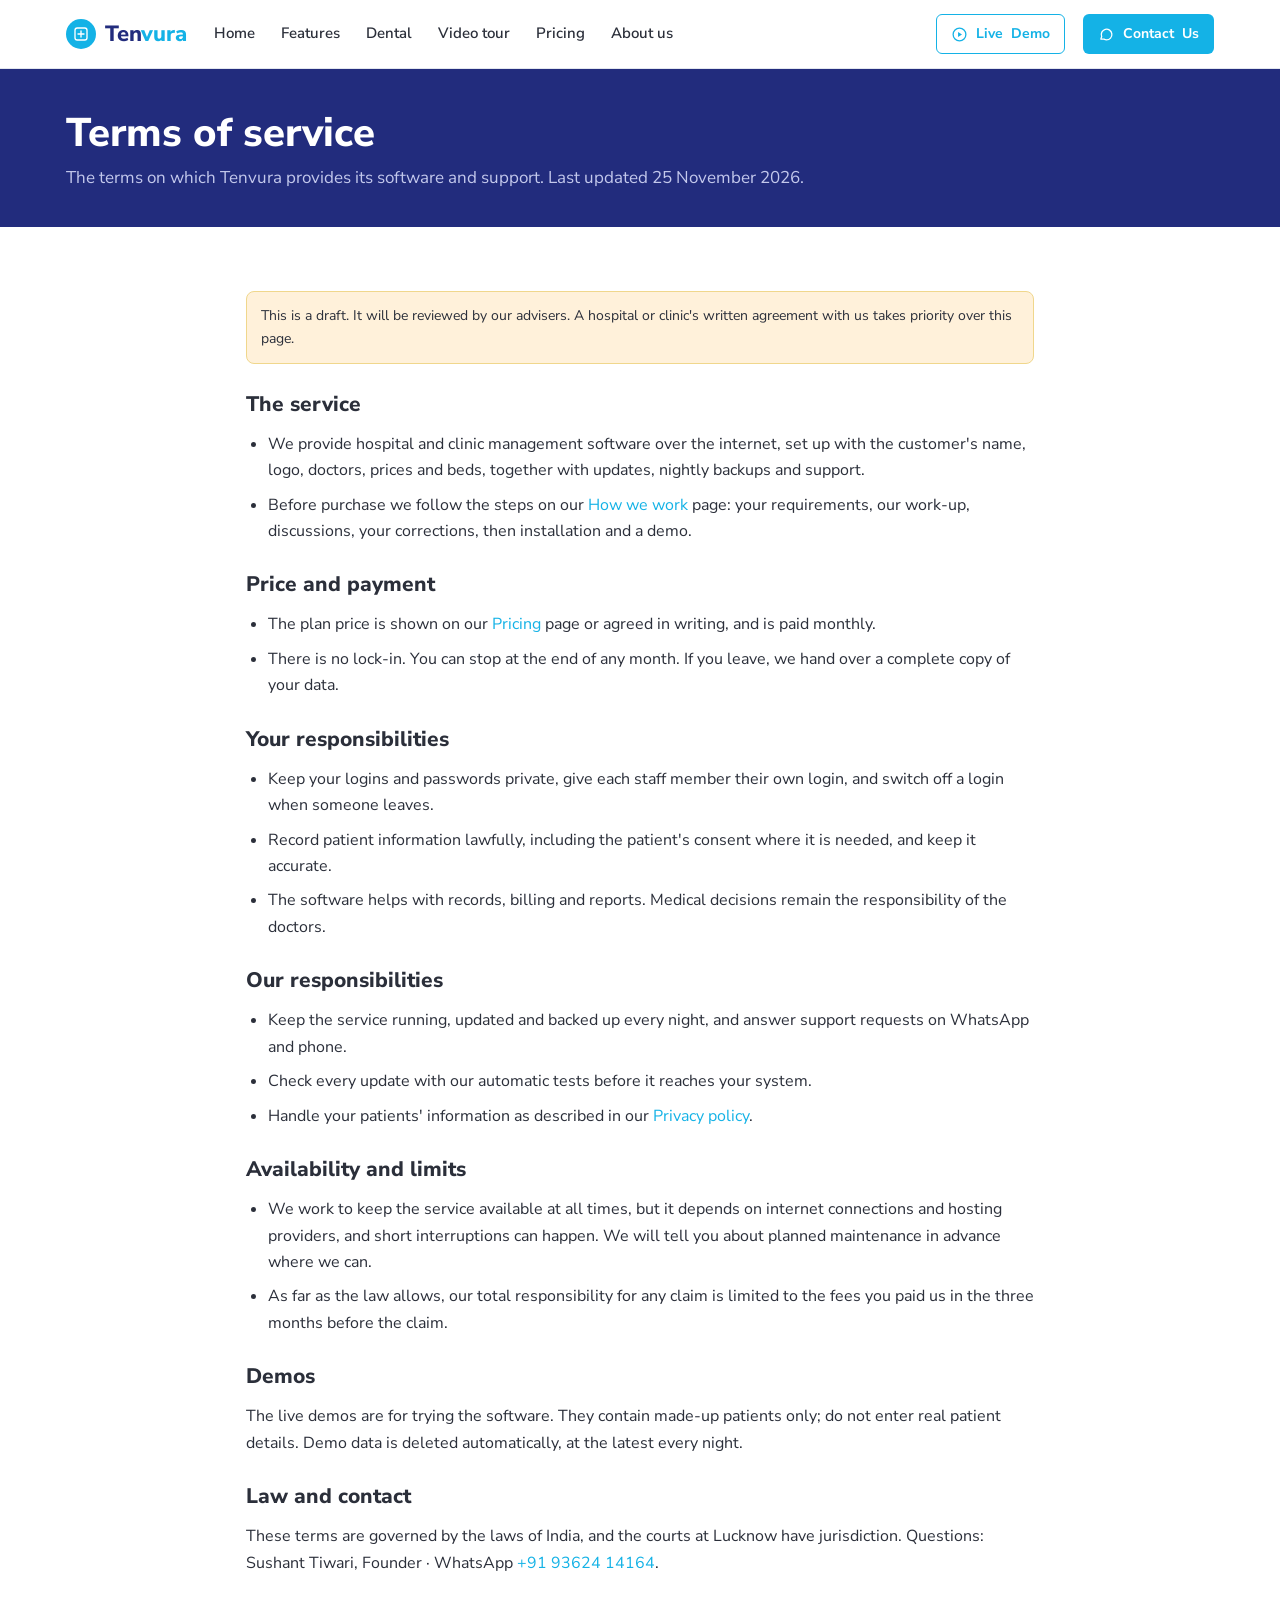
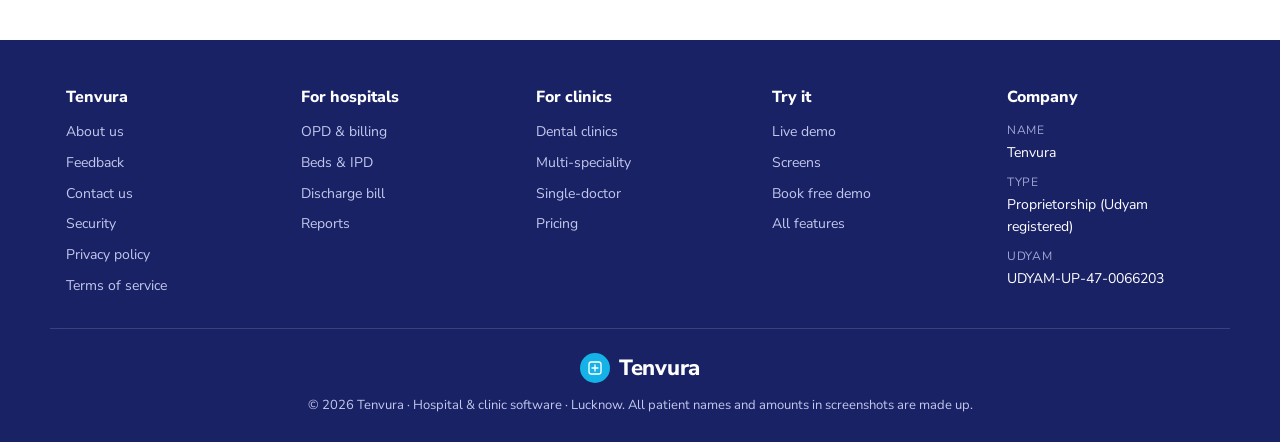
<file: terms/index.html>
<!doctype html>
<html lang="en">
<head>
<meta charset="utf-8">
<meta name="viewport" content="width=device-width,initial-scale=1,viewport-fit=cover">
<title>Terms of Service · Tenvura</title>
<meta name="description" content="The terms on which Tenvura provides Tenvura software and support to hospitals and clinics.">
<link rel="preconnect" href="https://fonts.googleapis.com">
<link rel="preconnect" href="https://fonts.gstatic.com" crossorigin>
<link rel="stylesheet" href="https://fonts.googleapis.com/css2?family=Nunito+Sans:opsz,wght@6..12,400;6..12,600;6..12,700;6..12,800&display=swap">
<meta property="og:title" content="Terms of Service · Tenvura">
<meta property="og:description" content="The terms on which Tenvura provides Tenvura software and support to hospitals and clinics.">
<meta property="og:type" content="website">
<meta name="theme-color" content="#222c7d">
<meta property="og:url" content="https://upchardesk.onrender.com/terms/">
<meta property="og:image" content="https://upchardesk.onrender.com/img/share-card.png">
<meta property="og:image:width" content="1200">
<meta property="og:image:height" content="630">
<meta name="twitter:card" content="summary_large_image">
<link rel="canonical" href="https://upchardesk.onrender.com/terms/">
<style>html,body{margin:0}</style>
<link rel="stylesheet" href="/assets/site.css">
</head>
<body>
<svg width="0" height="0" style="position:absolute" aria-hidden="true">
  <symbol id="i-check" viewBox="0 0 24 24"><path d="M5 12.5l4.2 4.2L19 7" fill="none" stroke="currentColor" stroke-width="2.4" stroke-linecap="round" stroke-linejoin="round"/></symbol>
  <symbol id="i-search" viewBox="0 0 24 24"><circle cx="11" cy="11" r="6.5" fill="none" stroke="currentColor" stroke-width="2"/><path d="M16 16l4.5 4.5" stroke="currentColor" stroke-width="2" stroke-linecap="round"/></symbol>
  <symbol id="i-shield" viewBox="0 0 24 24"><path d="M12 3l7 3v5.5c0 4.6-3 8.3-7 9.5-4-1.2-7-4.9-7-9.5V6l7-3z" fill="none" stroke="currentColor" stroke-width="1.8" stroke-linejoin="round"/><path d="M8.8 12.2l2.2 2.2 4.3-4.4" fill="none" stroke="currentColor" stroke-width="1.8" stroke-linecap="round" stroke-linejoin="round"/></symbol>
  <symbol id="i-bolt" viewBox="0 0 24 24"><path d="M13 3L5 14h6l-1 7 8-11h-6l1-7z" fill="none" stroke="currentColor" stroke-width="1.8" stroke-linejoin="round"/></symbol>
  <symbol id="i-rupee" viewBox="0 0 24 24"><path d="M7 5h10M7 9h10M7 5c5 0 7 1.5 7 4s-3 4-7 4l7 6" fill="none" stroke="currentColor" stroke-width="1.8" stroke-linecap="round" stroke-linejoin="round"/></symbol>
  <symbol id="i-cloud" viewBox="0 0 24 24"><path d="M7 18h10a4 4 0 000-8 6 6 0 00-11.6 1.5A3.3 3.3 0 007 18z" fill="none" stroke="currentColor" stroke-width="1.8" stroke-linejoin="round"/></symbol>
  <symbol id="i-lock" viewBox="0 0 24 24"><rect x="5" y="10.5" width="14" height="9.5" rx="2" fill="none" stroke="currentColor" stroke-width="1.8"/><path d="M8 10.5V8a4 4 0 018 0v2.5" fill="none" stroke="currentColor" stroke-width="1.8"/></symbol>
  <symbol id="i-db" viewBox="0 0 24 24"><ellipse cx="12" cy="6" rx="7" ry="3" fill="none" stroke="currentColor" stroke-width="1.8"/><path d="M5 6v12c0 1.7 3.1 3 7 3s7-1.3 7-3V6M5 12c0 1.7 3.1 3 7 3s7-1.3 7-3" fill="none" stroke="currentColor" stroke-width="1.8"/></symbol>
  <symbol id="i-users" viewBox="0 0 24 24"><circle cx="9" cy="8" r="3.2" fill="none" stroke="currentColor" stroke-width="1.8"/><path d="M3 19c.6-3.3 3-5 6-5s5.4 1.7 6 5M16 5.5a3 3 0 010 5.6M18 14.3c1.7.6 2.7 2.2 3 4.7" fill="none" stroke="currentColor" stroke-width="1.8" stroke-linecap="round"/></symbol>
  <symbol id="i-phone" viewBox="0 0 24 24"><rect x="7" y="2.5" width="10" height="19" rx="2.2" fill="none" stroke="currentColor" stroke-width="1.8"/><path d="M11 18.2h2" stroke="currentColor" stroke-width="1.8" stroke-linecap="round"/></symbol>
  <symbol id="i-bed" viewBox="0 0 24 24"><path d="M3 18V7M3 14h18v4M21 14v-2a3 3 0 00-3-3h-7v5" fill="none" stroke="currentColor" stroke-width="1.8" stroke-linecap="round" stroke-linejoin="round"/><circle cx="7" cy="11" r="1.8" fill="none" stroke="currentColor" stroke-width="1.8"/></symbol>
  <symbol id="i-file" viewBox="0 0 24 24"><path d="M14 3H7a2 2 0 00-2 2v14a2 2 0 002 2h10a2 2 0 002-2V8l-5-5z M14 3v5h5M9 13h6M9 17h6" fill="none" stroke="currentColor" stroke-width="1.8" stroke-linejoin="round" stroke-linecap="round"/></symbol>
  <symbol id="i-chart" viewBox="0 0 24 24"><path d="M4 20V4M4 20h16M8 16v-4M12 16V8M16 16v-6" fill="none" stroke="currentColor" stroke-width="1.8" stroke-linecap="round"/></symbol>
  <symbol id="i-qr" viewBox="0 0 24 24"><path d="M4 4h6v6H4zM14 4h6v6h-6zM4 14h6v6H4zM14 14h2v2h-2zM18 14h2v2M14 18h2v2M18 18h2v2" fill="none" stroke="currentColor" stroke-width="1.8" stroke-linejoin="round"/></symbol>
  <symbol id="i-card" viewBox="0 0 24 24"><rect x="3" y="5.5" width="18" height="13" rx="2" fill="none" stroke="currentColor" stroke-width="1.8"/><path d="M3 10h18M7 15h4" stroke="currentColor" stroke-width="1.8" stroke-linecap="round"/></symbol>
  <symbol id="i-id" viewBox="0 0 24 24"><rect x="3" y="5" width="18" height="14" rx="2" fill="none" stroke="currentColor" stroke-width="1.8"/><circle cx="9" cy="11" r="2.2" fill="none" stroke="currentColor" stroke-width="1.8"/><path d="M6 16c.6-1.6 1.7-2.4 3-2.4s2.4.8 3 2.4M15 10h3M15 13.5h3" stroke="currentColor" stroke-width="1.8" stroke-linecap="round"/></symbol>
  <symbol id="i-chat" viewBox="0 0 24 24"><path d="M4 18.5l1.2-3.6A7.5 7.5 0 1112 19.5a7.6 7.6 0 01-3.6-.9L4 18.5z" fill="none" stroke="currentColor" stroke-width="1.8" stroke-linejoin="round"/></symbol>
  <symbol id="i-mail" viewBox="0 0 24 24"><rect x="3" y="5.5" width="18" height="13" rx="2" fill="none" stroke="currentColor" stroke-width="1.8"/><path d="M4 7l8 6 8-6" fill="none" stroke="currentColor" stroke-width="1.8" stroke-linejoin="round"/></symbol>
  <symbol id="i-pin" viewBox="0 0 24 24"><path d="M12 21s7-6 7-11.5A7 7 0 005 9.5C5 15 12 21 12 21z" fill="none" stroke="currentColor" stroke-width="1.8"/><circle cx="12" cy="9.5" r="2.4" fill="none" stroke="currentColor" stroke-width="1.8"/></symbol>
  <symbol id="i-tooth" viewBox="0 0 24 24"><path d="M7.5 3.5c1.7 0 2.7.8 4.5.8s2.8-.8 4.5-.8c2.4 0 4 2 4 4.6 0 3-1.5 4.4-2 7.4-.4 2.6-.8 5-2.3 5-1.8 0-1.5-4.6-4.2-4.6s-2.4 4.6-4.2 4.6c-1.5 0-1.9-2.4-2.3-5-.5-3-2-4.4-2-7.4 0-2.6 1.6-4.6 4-4.6z" fill="none" stroke="currentColor" stroke-width="1.6" stroke-linejoin="round"/></symbol>
  <symbol id="i-hospital" viewBox="0 0 24 24"><path d="M4 21V7l8-4 8 4v14M2.5 21h19M10 21v-4h4v4M12 8v5M9.5 10.5h5" fill="none" stroke="currentColor" stroke-width="1.8" stroke-linecap="round" stroke-linejoin="round"/></symbol>
  <symbol id="i-steth" viewBox="0 0 24 24"><path d="M6 3v6a4 4 0 008 0V3M10 13v2a5 5 0 0010 0v-2" fill="none" stroke="currentColor" stroke-width="1.8" stroke-linecap="round"/><circle cx="20" cy="11" r="2" fill="none" stroke="currentColor" stroke-width="1.8"/></symbol>
  <symbol id="i-flask" viewBox="0 0 24 24"><path d="M9 3h6M10 3v6l-5 9a2 2 0 001.8 3h10.4A2 2 0 0019 18l-5-9V3M7.5 14h9" fill="none" stroke="currentColor" stroke-width="1.8" stroke-linecap="round" stroke-linejoin="round"/></symbol>
  <symbol id="i-baby" viewBox="0 0 24 24"><circle cx="12" cy="8" r="4.5" fill="none" stroke="currentColor" stroke-width="1.8"/><path d="M10.3 8.5h.01M13.7 8.5h.01M10.5 10.3c.9.6 2.1.6 3 0M6 21c.8-3.6 3.2-5.5 6-5.5s5.2 1.9 6 5.5" fill="none" stroke="currentColor" stroke-width="1.8" stroke-linecap="round"/></symbol>
  <symbol id="i-clinic" viewBox="0 0 24 24"><rect x="4" y="4" width="16" height="16" rx="3" fill="none" stroke="currentColor" stroke-width="1.8"/><path d="M12 8v8M8 12h8" stroke="currentColor" stroke-width="1.8" stroke-linecap="round"/></symbol>
  <symbol id="i-person" viewBox="0 0 24 24"><circle cx="12" cy="8.5" r="3.8" fill="none" stroke="currentColor" stroke-width="1.5"/><path d="M4.5 20c1-4 4-6 7.5-6s6.5 2 7.5 6" fill="none" stroke="currentColor" stroke-width="1.5" stroke-linecap="round"/></symbol>
  <symbol id="i-menu" viewBox="0 0 24 24"><path d="M4 7h16M4 12h16M4 17h16" stroke="currentColor" stroke-width="2" stroke-linecap="round"/></symbol>
  <symbol id="i-left" viewBox="0 0 24 24"><path d="M15 5l-7 7 7 7" fill="none" stroke="currentColor" stroke-width="2.2" stroke-linecap="round" stroke-linejoin="round"/></symbol>
  <symbol id="i-right" viewBox="0 0 24 24"><path d="M9 5l7 7-7 7" fill="none" stroke="currentColor" stroke-width="2.2" stroke-linecap="round" stroke-linejoin="round"/></symbol>
  <symbol id="i-play" viewBox="0 0 24 24"><circle cx="12" cy="12" r="9" fill="none" stroke="currentColor" stroke-width="1.8"/><path d="M10 8.5l5.5 3.5-5.5 3.5z" fill="currentColor"/></symbol>
</svg>

<header class="top">
  <div class="wrap">
    <a class="logo" href="/" aria-label="Home"><span class="logo-mark"><svg class="icon"><use href="#i-clinic"/></svg></span><span data-brand-split>Tenvura</span></a>
    <nav class="menu" id="menu" aria-label="Main">
      <a href="/">Home</a>
      <a href="/features/">Features</a>
      <a href="/dental/">Dental</a>
      <a href="/tour/">Video tour</a>
      <a href="/pricing/">Pricing</a>
      <a href="/about/">About us</a>
    </nav>
    <div class="top-right">
      <a class="btn btn-line" href="/demo/"><svg class="icon"><use href="#i-play"/></svg><span class="long">Live </span>Demo</a>
      <a class="btn btn-sky" href="/contact/"><svg class="icon"><use href="#i-chat"/></svg>Contact<span class="long"> Us</span></a>
    </div>
    <button class="menu-btn" id="menuBtn" aria-expanded="false" aria-controls="menu" aria-label="Menu"><svg class="icon"><use href="#i-menu"/></svg></button>
  </div>
</header>

<main id="top">
  <section class="page-head">
    <div class="wrap"><h1>Terms of service</h1><p>The terms on which Tenvura provides its software and support. Last updated 25 November 2026.</p></div>
  </section>

  <section class="section legal">
    <div class="wrap legal-body">
      <p class="legal-note">This is a draft. It will be reviewed by our advisers. A hospital or clinic's written agreement with us takes priority over this page.</p>

      <h2>The service</h2>
      <ul>
        <li>We provide hospital and clinic management software over the internet, set up with the customer's name, logo, doctors, prices and beds, together with updates, nightly backups and support.</li>
        <li>Before purchase we follow the steps on our <a href="/pricing/">How we work</a> page: your requirements, our work-up, discussions, your corrections, then installation and a demo.</li>
      </ul>

      <h2>Price and payment</h2>
      <ul>
        <li>The plan price is shown on our <a href="/pricing/">Pricing</a> page or agreed in writing, and is paid monthly.</li>
        <li>There is no lock-in. You can stop at the end of any month. If you leave, we hand over a complete copy of your data.</li>
      </ul>

      <h2>Your responsibilities</h2>
      <ul>
        <li>Keep your logins and passwords private, give each staff member their own login, and switch off a login when someone leaves.</li>
        <li>Record patient information lawfully, including the patient's consent where it is needed, and keep it accurate.</li>
        <li>The software helps with records, billing and reports. Medical decisions remain the responsibility of the doctors.</li>
      </ul>

      <h2>Our responsibilities</h2>
      <ul>
        <li>Keep the service running, updated and backed up every night, and answer support requests on WhatsApp and phone.</li>
        <li>Check every update with our automatic tests before it reaches your system.</li>
        <li>Handle your patients' information as described in our <a href="/privacy/">Privacy policy</a>.</li>
      </ul>

      <h2>Availability and limits</h2>
      <ul>
        <li>We work to keep the service available at all times, but it depends on internet connections and hosting providers, and short interruptions can happen. We will tell you about planned maintenance in advance where we can.</li>
        <li>As far as the law allows, our total responsibility for any claim is limited to the fees you paid us in the three months before the claim.</li>
      </ul>

      <h2>Demos</h2>
      <p>The live demos are for trying the software. They contain made-up patients only; do not enter real patient details. Demo data is deleted automatically, at the latest every night.</p>

      <h2>Law and contact</h2>
      <p>These terms are governed by the laws of India, and the courts at Lucknow have jurisdiction. Questions: Sushant Tiwari, Founder · WhatsApp <a href="https://wa.me/919362414164" target="_blank" rel="noopener">+91 93624 14164</a>.</p>
    </div>
  </section>
</main>

<footer class="site">
  <div class="wrap cols">
    <div><h4 data-brand>Tenvura</h4><ul><li><a href="/about/">About us</a></li><li><a href="/about/#feedback">Feedback</a></li><li><a href="/contact/">Contact us</a></li><li><a href="/features/#security">Security</a></li><li><a href="/privacy/">Privacy policy</a></li><li><a href="/terms/">Terms of service</a></li></ul></div>
    <div><h4>For hospitals</h4><ul><li><a href="/features/#features">OPD &amp; billing</a></li><li><a href="/features/#features">Beds &amp; IPD</a></li><li><a href="/features/#features">Discharge bill</a></li><li><a href="/features/#features">Reports</a></li></ul></div>
    <div><h4>For clinics</h4><ul><li><a href="/features/#for">Dental clinics</a></li><li><a href="/features/#for">Multi-speciality</a></li><li><a href="/features/#for">Single-doctor</a></li><li><a href="/pricing/">Pricing</a></li></ul></div>
    <div><h4>Try it</h4><ul><li><a href="/demo/">Live demo</a></li><li><a href="/features/#screens">Screens</a></li><li><a href="/contact/">Book free demo</a></li><li><a href="/features/#features">All features</a></li></ul></div>
    <div><h4>Company</h4><dl id="companyDetails"></dl></div>
  </div>
  <div class="wrap foot-base">
    <span class="logo"><span class="logo-mark"><svg class="icon"><use href="#i-clinic"/></svg></span><span data-brand>Tenvura</span></span>
    <p>© <span id="year"></span> <span data-brand>Tenvura</span> · Hospital &amp; clinic software · Lucknow. All patient names and amounts in screenshots are made up.</p>
  </div>
</footer>

<script src="/assets/site.js"></script>
</body>
</html>
</file>
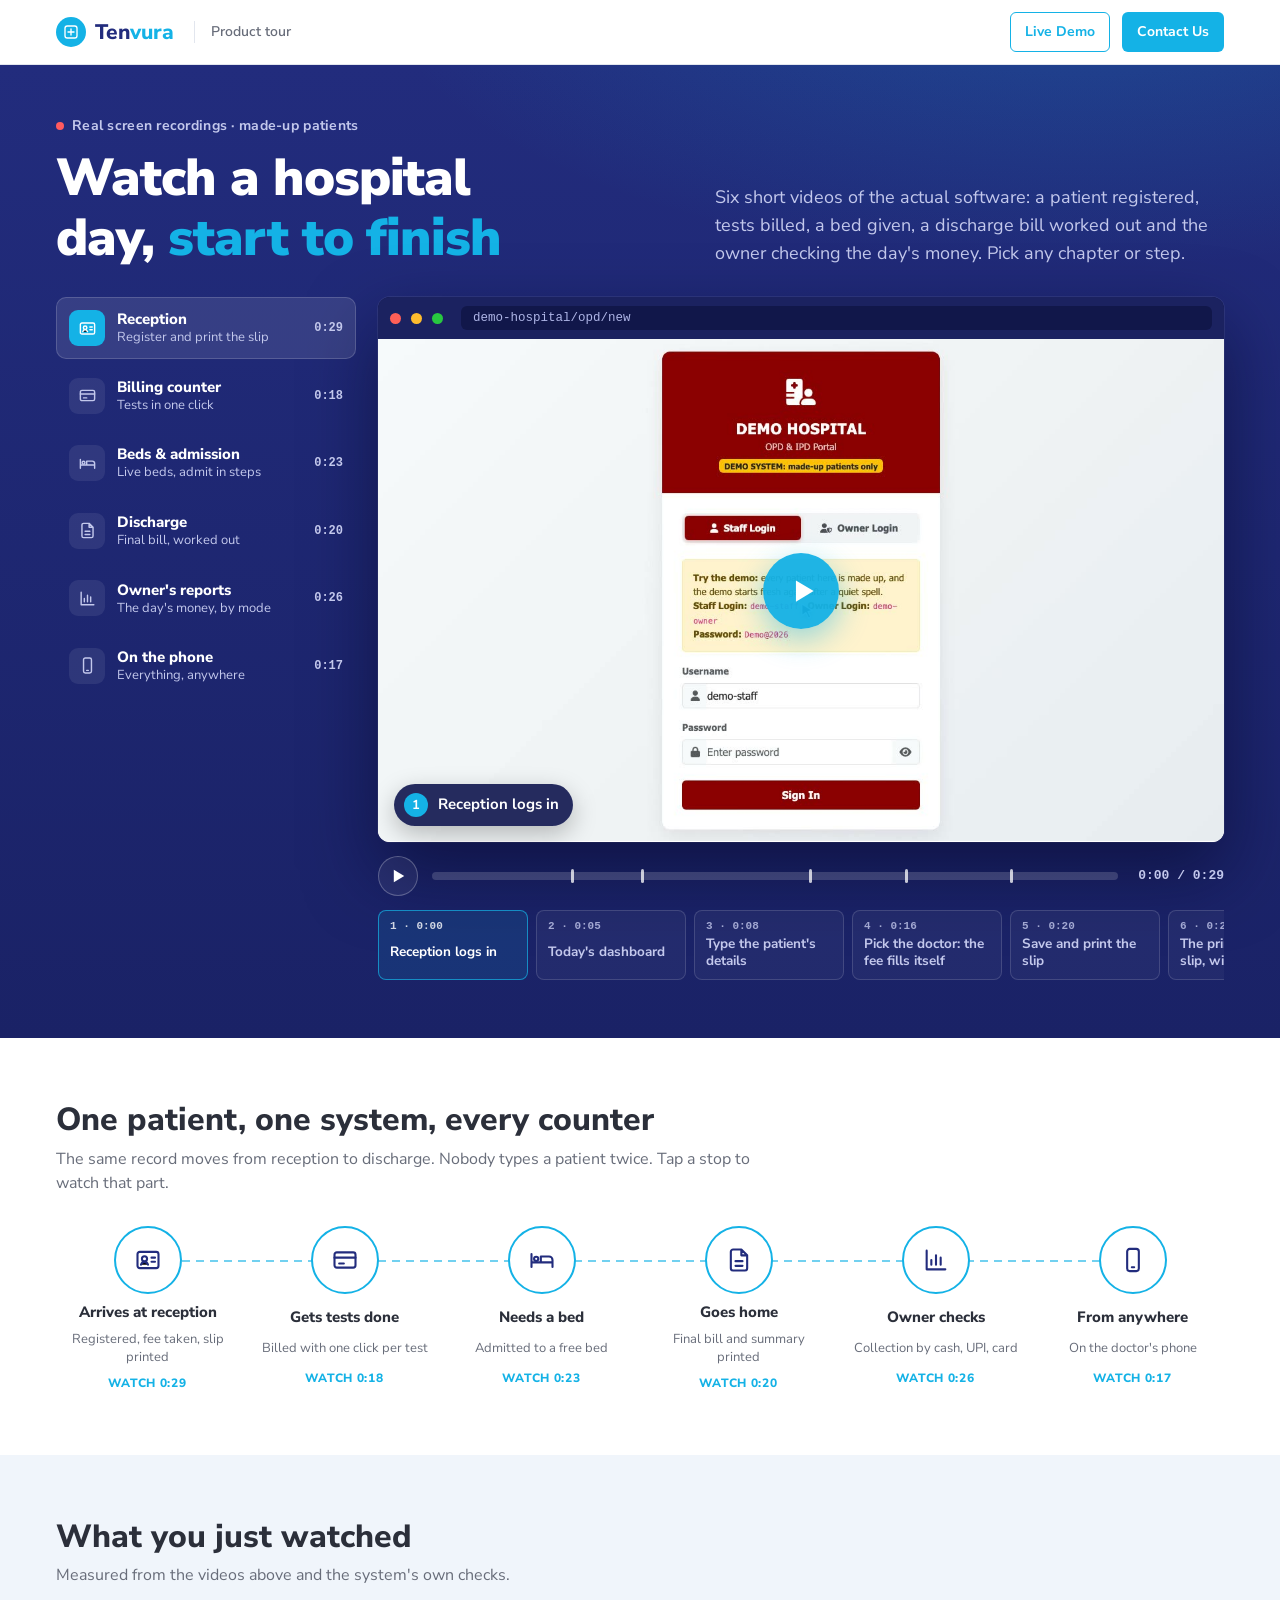
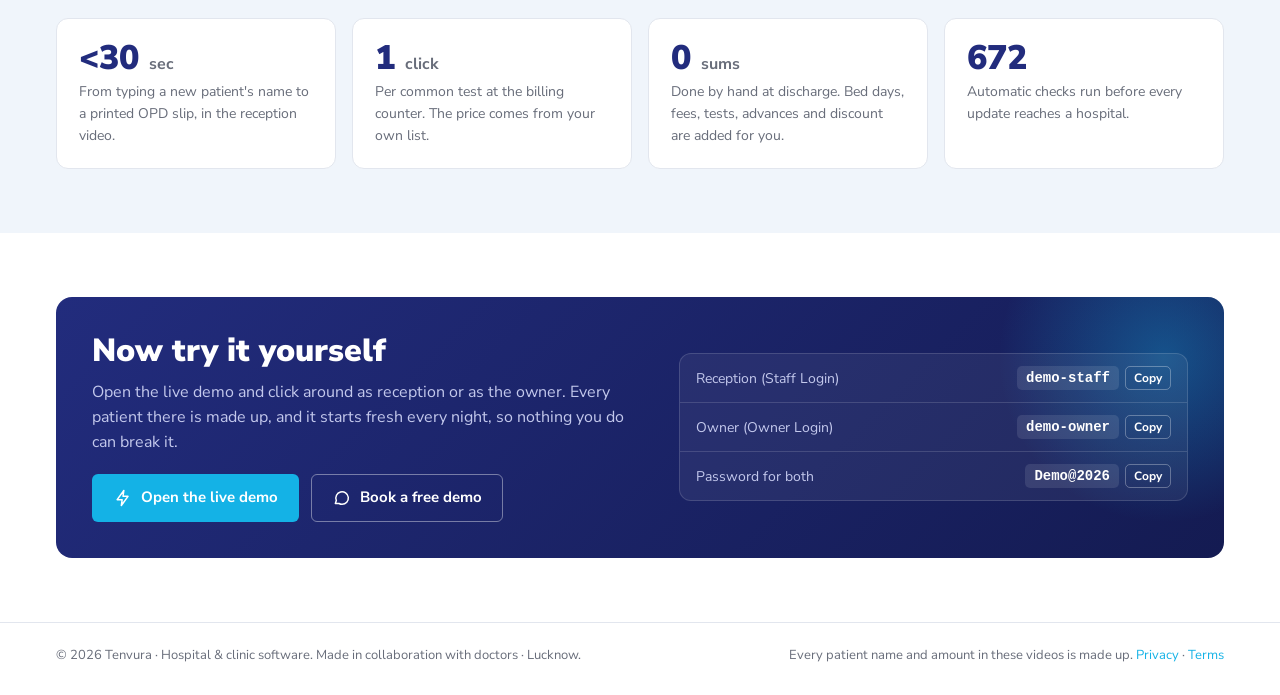
<file: tour/index.html>
<!doctype html>
<html lang="en">
<head>
<meta charset="utf-8">
<meta name="viewport" content="width=device-width,initial-scale=1,viewport-fit=cover">
<title>Hospital Software Tour · Tenvura</title>
<meta name="description" content="Watch the hospital software at work: reception, OPD slips, billing, beds and IPD, discharge bills and reports, recorded from the real system.">
<link rel="preconnect" href="https://fonts.googleapis.com">
<link rel="preconnect" href="https://fonts.gstatic.com" crossorigin>
<link rel="stylesheet" href="https://fonts.googleapis.com/css2?family=Nunito+Sans:opsz,wght@6..12,400;6..12,600;6..12,700;6..12,800;6..12,900&display=swap">
<meta property="og:title" content="Hospital Software Tour · Tenvura">
<meta property="og:description" content="Watch the hospital software at work: reception, OPD slips, billing, beds and IPD, discharge bills and reports, recorded from the real system.">
<meta property="og:type" content="website">
<meta name="theme-color" content="#222c7d">
<meta property="og:url" content="https://upchardesk.onrender.com/tour/">
<meta property="og:image" content="https://upchardesk.onrender.com/img/share-card.png">
<link rel="canonical" href="https://upchardesk.onrender.com/tour/">
<style>html,body{margin:0}</style>
</head>
<body>
<style>
  /* Layout: same brand as the company website. A navy stage holds a chaptered video player (the product
     at work), then a patient-journey strip that jumps into the player, proof figures, and "try it yourself". */
  :root {
    --bg: #ffffff;
    --tint: #f0f5fb;
    --ink: #2b2f3a;
    --muted: #686d7a;
    --line: #e2e6ee;
    --navy: #222c7d;
    --navy-2: #1a2266;
    --navy-3: #141b52;
    --sky: #14b2e6;
    --sky-soft: #e3f6fd;
    --on-navy: #ffffff;
    --on-navy-muted: #c3c8ec;
    --on-navy-line: rgba(255,255,255,.14);
    --green: #1aa260;
    --amber: #e8930c;
    --shadow: 0 2px 6px rgba(34,44,125,.08), 0 8px 24px rgba(34,44,125,.08);
    --font: "Nunito Sans", "Segoe UI", system-ui, -apple-system, sans-serif;
    --mono: ui-monospace, "SF Mono", Menlo, Consolas, monospace;
    color-scheme: light;
  }
  * { box-sizing: border-box; }
  [hidden] { display: none !important; }
  html { scroll-behavior: smooth; }
  body { background: var(--bg); color: var(--ink); font-family: var(--font); font-size: 16px; line-height: 1.55; }
  h1, h2, h3 { margin: 0; line-height: 1.15; text-wrap: balance; }
  p { margin: 0; }
  a { color: var(--sky); text-decoration: none; }
  img, video { max-width: 100%; display: block; }
  button { font-family: var(--font); }
  :focus-visible { outline: 3px solid var(--amber); outline-offset: 2px; border-radius: 4px; }
  .wrap { max-width: 1200px; margin: 0 auto; padding-left: max(16px, env(safe-area-inset-left, 0px)); padding-right: max(16px, env(safe-area-inset-right, 0px)); }
  section { scroll-margin-top: 76px; }
  .btn { display: inline-flex; align-items: center; justify-content: center; gap: 8px; border-radius: 6px; padding: 11px 20px; font-weight: 700; font-size: 15px; border: 1px solid transparent; cursor: pointer; white-space: nowrap; }
  .btn-sky { background: var(--sky); color: #fff; }
  .btn-sky:hover { background: #0ea2d3; }
  .btn-line { background: transparent; color: var(--sky); border-color: var(--sky); }
  .btn-ghost { background: transparent; color: var(--on-navy); border-color: rgba(255,255,255,.4); }
  .btn-ghost:hover { background: rgba(255,255,255,.08); }
  .icon { width: 20px; height: 20px; flex: none; }

  /* Header (same as the website) */
  body::before { content: ""; position: fixed; inset: 0 0 auto; height: env(safe-area-inset-top, 0px); z-index: 10; background: var(--bg); }
  .top { position: sticky; top: env(safe-area-inset-top, 0px); z-index: 9; background: var(--bg); border-bottom: 1px solid var(--line); }
  .top .wrap { display: flex; align-items: center; gap: 20px; height: 64px; }
  .logo { display: flex; align-items: center; gap: 9px; color: var(--navy); font-weight: 800; font-size: 21px; letter-spacing: -.01em; }
  .logo b { color: var(--sky); font-weight: 800; }
  .logo-mark { width: 30px; height: 30px; border-radius: 50%; background: var(--sky); display: grid; place-items: center; color: #fff; }
  .logo-mark .icon { width: 18px; height: 18px; }
  .crumb { color: var(--muted); font-weight: 600; font-size: 14px; padding-left: 16px; border-left: 1px solid var(--line); }
  .top-right { margin-left: auto; display: flex; gap: 12px; align-items: center; }
  .top .btn { padding: 8px 14px; font-size: 14px; }
  @media (max-width: 720px) { .crumb { display: none; } .top .btn { padding: 7px 10px; font-size: 13px; } }
  @media (max-width: 420px) { .top .btn-sky { padding-inline: 10px; } }

  /* Stage */
  .stage { background: radial-gradient(1200px 500px at 85% -10%, rgba(20,178,230,.22), transparent 60%), linear-gradient(180deg, var(--navy) 0%, var(--navy-2) 100%); color: var(--on-navy); overflow: hidden; }
  .stage .wrap { padding-block: 48px 56px; display: grid; gap: 30px; }
  .intro { display: grid; grid-template-columns: 1.2fr 1fr; gap: 24px 48px; align-items: end; }
  .kicker { display: inline-flex; align-items: center; gap: 8px; color: var(--on-navy-muted); font-weight: 700; font-size: 14px; letter-spacing: .02em; }
  .kicker .dot { width: 8px; height: 8px; border-radius: 50%; background: #ff5a5f; box-shadow: 0 0 0 0 rgba(255,90,95,.6); animation: rec 1.6s infinite; }
  @keyframes rec { 0% { box-shadow: 0 0 0 0 rgba(255,90,95,.55); } 70% { box-shadow: 0 0 0 10px rgba(255,90,95,0); } 100% { box-shadow: 0 0 0 0 rgba(255,90,95,0); } }
  .intro h1 { font-size: clamp(32px, 4.6vw, 52px); font-weight: 900; letter-spacing: -.02em; margin-top: 10px; }
  .intro h1 span { color: var(--sky); }
  .intro .lead { color: var(--on-navy-muted); font-size: 18px; }
  .rise { animation: rise .7s cubic-bezier(.2,.7,.2,1) both; }
  .rise.d1 { animation-delay: .08s; } .rise.d2 { animation-delay: .16s; } .rise.d3 { animation-delay: .24s; }
  @keyframes rise { from { transform: translateY(14px); opacity: .001; } to { transform: none; opacity: 1; } }
  @media (max-width: 860px) { .intro { grid-template-columns: 1fr; } }

  /* Player */
  .player { display: grid; grid-template-columns: 300px 1fr; gap: 22px; align-items: start; }
  .chapters { display: grid; gap: 6px; min-width: 0; }
  .chap { display: grid; grid-template-columns: 36px 1fr auto; gap: 12px; align-items: center; text-align: left; width: 100%; padding: 11px 12px; border-radius: 10px; border: 1px solid transparent; background: transparent; color: var(--on-navy); cursor: pointer; position: relative; overflow: hidden; }
  .chap:hover { background: rgba(255,255,255,.06); }
  .chap .num { width: 36px; height: 36px; border-radius: 9px; display: grid; place-items: center; background: rgba(255,255,255,.08); color: var(--on-navy-muted); }
  .chap .num .icon { width: 19px; height: 19px; }
  .chap b { display: block; font-size: 15px; font-weight: 800; }
  .chap small { display: block; color: var(--on-navy-muted); font-size: 13px; line-height: 1.35; }
  .chap time { font: 600 12px var(--mono); color: var(--on-navy-muted); font-variant-numeric: tabular-nums; }
  .chap .bar { position: absolute; left: 0; bottom: 0; height: 3px; width: 0; background: var(--sky); }
  .chap[aria-current="true"] { background: rgba(255,255,255,.1); border-color: rgba(255,255,255,.16); }
  .chap[aria-current="true"] .num { background: var(--sky); color: #fff; }

  .screen-col { display: grid; gap: 14px; min-width: 0; }
  .browser { background: #0f1440; border-radius: 12px; overflow: hidden; box-shadow: 0 30px 70px rgba(5,8,40,.55), 0 0 0 1px rgba(255,255,255,.08); }
  .browser-bar { display: flex; align-items: center; gap: 10px; padding: 9px 12px; background: #1b2260; }
  .browser-bar i { width: 11px; height: 11px; border-radius: 50%; background: #39417e; display: block; }
  .browser-bar i:nth-child(1) { background: #ff5f57; } .browser-bar i:nth-child(2) { background: #febc2e; } .browser-bar i:nth-child(3) { background: #28c840; }
  .address { margin-left: 8px; flex: 1; min-width: 0; background: #11174a; color: #aeb5e6; font: 500 12.5px var(--mono); padding: 5px 12px; border-radius: 6px; white-space: nowrap; overflow: hidden; text-overflow: ellipsis; }
  .viewport { position: relative; background: #fff; aspect-ratio: 1280 / 760; display: grid; place-items: center; overflow: hidden; }
  .viewport video { position: absolute; inset: 0; width: 100%; height: 100%; object-fit: contain; background: #fff; }
  .viewport.is-phone { background: linear-gradient(160deg, #e9eef8, #f6f8fc); }
  .viewport.is-phone video { inset: 4% auto 4% 50%; transform: translateX(-50%); width: auto; height: 92%; aspect-ratio: 390 / 780; border-radius: 26px; border: 9px solid #141a3d; box-shadow: 0 18px 40px rgba(20,26,61,.35); background: #fff; }
  .caption { position: absolute; left: 16px; bottom: 16px; max-width: calc(100% - 32px); display: flex; align-items: center; gap: 10px; background: rgba(20,27,82,.92); color: #fff; padding: 9px 14px 9px 10px; border-radius: 999px; font-weight: 700; font-size: 15px; box-shadow: 0 8px 24px rgba(0,0,0,.25); transition: transform .35s cubic-bezier(.2,.7,.2,1), opacity .35s; }
  .caption .n { width: 24px; height: 24px; border-radius: 50%; background: var(--sky); display: grid; place-items: center; font-size: 13px; flex: none; }
  .caption.swap { transform: translateY(8px); opacity: 0; }
  .bigplay { position: absolute; inset: 0; margin: auto; width: 76px; height: 76px; border-radius: 50%; border: none; background: rgba(20,178,230,.95); color: #fff; display: grid; place-items: center; cursor: pointer; box-shadow: 0 10px 30px rgba(20,178,230,.45); }
  .bigplay .icon { width: 34px; height: 34px; margin-left: 4px; }

  .controls { display: grid; grid-template-columns: auto 1fr auto; gap: 14px; align-items: center; }
  .ctl { width: 40px; height: 40px; border-radius: 50%; border: 1px solid rgba(255,255,255,.25); background: rgba(255,255,255,.06); color: #fff; display: grid; place-items: center; cursor: pointer; }
  .ctl:hover { background: rgba(255,255,255,.14); }
  .track { position: relative; height: 8px; border-radius: 99px; background: rgba(255,255,255,.16); cursor: pointer; }
  .track .fill { position: absolute; inset: 0 auto 0 0; width: 0; border-radius: 99px; background: var(--sky); }
  .track .mark { position: absolute; top: -3px; width: 3px; height: 14px; border-radius: 2px; background: rgba(255,255,255,.75); transform: translateX(-1px); }
  .clock { font: 600 13px var(--mono); color: var(--on-navy-muted); font-variant-numeric: tabular-nums; min-width: 92px; text-align: right; }

  .steps { display: grid; grid-auto-flow: column; grid-auto-columns: minmax(150px, 1fr); gap: 8px; overflow-x: auto; scrollbar-width: none; padding-bottom: 2px; }
  .steps::-webkit-scrollbar { display: none; }
  .stp { text-align: left; border: 1px solid var(--on-navy-line); background: rgba(255,255,255,.04); color: var(--on-navy-muted); border-radius: 8px; padding: 9px 11px; cursor: pointer; font-size: 13.5px; font-weight: 700; line-height: 1.3; position: relative; overflow: hidden; display: grid; gap: 3px; }
  .stp span { font: 600 11px var(--mono); opacity: .8; }
  .stp .sfill { position: absolute; left: 0; bottom: 0; height: 2px; width: 0; background: var(--sky); }
  .stp.on { color: #fff; border-color: rgba(20,178,230,.7); background: rgba(20,178,230,.12); }
  .stp.done { color: #fff; }

  @media (max-width: 980px) {
    .player { grid-template-columns: 1fr; }
    .chapters { grid-auto-flow: column; grid-auto-columns: minmax(200px, 1fr); overflow-x: auto; scrollbar-width: none; }
    .chapters::-webkit-scrollbar { display: none; }
  }
  @media (max-width: 560px) {
    .caption { font-size: 13px; left: 10px; bottom: 10px; }
    .bigplay { width: 60px; height: 60px; }
    .clock { min-width: 0; }
  }

  /* Journey */
  .section { padding-block: 64px; }
  .tinted { background: var(--tint); }
  .head { display: grid; gap: 8px; max-width: 720px; margin-bottom: 30px; }
  .head h2 { font-size: clamp(24px, 3vw, 32px); font-weight: 800; }
  .head p { color: var(--muted); }
  .journey { display: grid; grid-template-columns: repeat(6, 1fr); gap: 14px; position: relative; }
  .journey::before { content: ""; position: absolute; left: 6%; right: 6%; top: 34px; height: 2px; background: repeating-linear-gradient(90deg, var(--sky) 0 8px, transparent 8px 14px); opacity: .6; }
  .stop { position: relative; display: grid; justify-items: center; text-align: center; gap: 8px; background: none; border: none; cursor: pointer; color: var(--ink); padding: 0 4px; }
  .stop .disc { width: 68px; height: 68px; border-radius: 50%; background: var(--bg); border: 2px solid var(--sky); display: grid; place-items: center; color: var(--navy); transition: transform .2s, background .2s; position: relative; z-index: 1; }
  .stop .disc .icon { width: 28px; height: 28px; }
  .stop:hover .disc { transform: translateY(-3px); background: var(--sky-soft); }
  .stop b { font-size: 15px; font-weight: 800; }
  .stop small { color: var(--muted); font-size: 13px; line-height: 1.4; }
  .stop .watch { font-size: 12px; font-weight: 800; letter-spacing: .06em; text-transform: uppercase; color: var(--sky); }
  @media (max-width: 900px) { .journey { grid-template-columns: repeat(3, 1fr); row-gap: 28px; } .journey::before { display: none; } }
  @media (max-width: 480px) { .journey { grid-template-columns: repeat(2, 1fr); } }

  /* Proof */
  .proof { display: grid; grid-template-columns: repeat(4, 1fr); gap: 16px; }
  .fact { background: var(--bg); border: 1px solid var(--line); border-radius: 12px; padding: 22px; display: grid; gap: 6px; align-content: start; }
  .fact b { font-size: 34px; font-weight: 900; color: var(--navy); line-height: 1; font-variant-numeric: tabular-nums; }
  .fact b small { font-size: 16px; font-weight: 700; color: var(--muted); }
  .fact span { color: var(--muted); font-size: 14px; }
  @media (max-width: 900px) { .proof { grid-template-columns: 1fr 1fr; } }
  @media (max-width: 440px) { .proof { grid-template-columns: 1fr; } }

  /* Try it */
  .try { display: grid; grid-template-columns: 1.1fr 1fr; gap: 28px; align-items: center; background: linear-gradient(135deg, var(--navy) 0%, var(--navy-3) 100%); color: var(--on-navy); border-radius: 16px; padding: 36px; position: relative; overflow: hidden; }
  .try::after { content: ""; position: absolute; right: -120px; top: -120px; width: 360px; height: 360px; border-radius: 50%; background: radial-gradient(circle, rgba(20,178,230,.35), transparent 65%); pointer-events: none; }
  .try h2 { font-size: clamp(24px, 3vw, 32px); font-weight: 900; }
  .try p { color: var(--on-navy-muted); margin-top: 10px; }
  .try-actions { display: flex; flex-wrap: wrap; gap: 12px; margin-top: 20px; }
  .creds { background: rgba(255,255,255,.06); border: 1px solid var(--on-navy-line); border-radius: 12px; overflow: hidden; position: relative; z-index: 1; }
  .creds div { display: flex; justify-content: space-between; align-items: center; gap: 10px; padding: 12px 16px; flex-wrap: wrap; }
  .creds div + div { border-top: 1px solid var(--on-navy-line); }
  .creds span { color: var(--on-navy-muted); font-size: 14px; }
  .creds code { font: 600 14px var(--mono); background: rgba(255,255,255,.1); color: #fff; padding: 4px 9px; border-radius: 5px; }
  .copy { margin-left: 6px; font: 700 12px var(--font); color: #fff; background: transparent; border: 1px solid rgba(255,255,255,.3); border-radius: 5px; padding: 3px 8px; cursor: pointer; }
  .pending { color: var(--on-navy-muted); font-size: 14px; margin-top: 12px; }
  @media (max-width: 860px) { .try { grid-template-columns: 1fr; padding: 26px 20px; } }

  footer { border-top: 1px solid var(--line); }
  footer .wrap { padding-block: 22px 28px; display: flex; flex-wrap: wrap; justify-content: space-between; gap: 10px; color: var(--muted); font-size: 13px; }

  @media (prefers-reduced-motion: reduce) {
    html { scroll-behavior: auto; }
    .rise, .kicker .dot { animation: none; }
    .caption { transition: none; }
  }
</style>

<svg width="0" height="0" style="position:absolute" aria-hidden="true">
  <symbol id="i-clinic" viewBox="0 0 24 24"><rect x="4" y="4" width="16" height="16" rx="3" fill="none" stroke="currentColor" stroke-width="1.8"/><path d="M12 8v8M8 12h8" stroke="currentColor" stroke-width="1.8" stroke-linecap="round"/></symbol>
  <symbol id="i-id" viewBox="0 0 24 24"><rect x="3" y="5" width="18" height="14" rx="2" fill="none" stroke="currentColor" stroke-width="1.8"/><circle cx="9" cy="11" r="2.2" fill="none" stroke="currentColor" stroke-width="1.8"/><path d="M6 16c.6-1.6 1.7-2.4 3-2.4s2.4.8 3 2.4M15 10h3M15 13.5h3" stroke="currentColor" stroke-width="1.8" stroke-linecap="round"/></symbol>
  <symbol id="i-qr" viewBox="0 0 24 24"><path d="M4 4h6v6H4zM14 4h6v6h-6zM4 14h6v6H4zM14 14h2v2h-2zM18 14h2v2M14 18h2v2M18 18h2v2" fill="none" stroke="currentColor" stroke-width="1.8" stroke-linejoin="round"/></symbol>
  <symbol id="i-card" viewBox="0 0 24 24"><rect x="3" y="5.5" width="18" height="13" rx="2" fill="none" stroke="currentColor" stroke-width="1.8"/><path d="M3 10h18M7 15h4" stroke="currentColor" stroke-width="1.8" stroke-linecap="round"/></symbol>
  <symbol id="i-bed" viewBox="0 0 24 24"><path d="M3 18V7M3 14h18v4M21 14v-2a3 3 0 00-3-3h-7v5" fill="none" stroke="currentColor" stroke-width="1.8" stroke-linecap="round" stroke-linejoin="round"/><circle cx="7" cy="11" r="1.8" fill="none" stroke="currentColor" stroke-width="1.8"/></symbol>
  <symbol id="i-file" viewBox="0 0 24 24"><path d="M14 3H7a2 2 0 00-2 2v14a2 2 0 002 2h10a2 2 0 002-2V8l-5-5z M14 3v5h5M9 13h6M9 17h6" fill="none" stroke="currentColor" stroke-width="1.8" stroke-linejoin="round" stroke-linecap="round"/></symbol>
  <symbol id="i-chart" viewBox="0 0 24 24"><path d="M4 20V4M4 20h16M8 16v-4M12 16V8M16 16v-6" fill="none" stroke="currentColor" stroke-width="1.8" stroke-linecap="round"/></symbol>
  <symbol id="i-phone" viewBox="0 0 24 24"><rect x="7" y="2.5" width="10" height="19" rx="2.2" fill="none" stroke="currentColor" stroke-width="1.8"/><path d="M11 18.2h2" stroke="currentColor" stroke-width="1.8" stroke-linecap="round"/></symbol>
  <symbol id="i-play" viewBox="0 0 24 24"><path d="M7 4.5v15l12.5-7.5z" fill="currentColor"/></symbol>
  <symbol id="i-pause" viewBox="0 0 24 24"><path d="M7 4.5h3.5v15H7zM13.5 4.5H17v15h-3.5z" fill="currentColor"/></symbol>
  <symbol id="i-next" viewBox="0 0 24 24"><path d="M5 5v14l10-7zM17 5h2.5v14H17z" fill="currentColor"/></symbol>
  <symbol id="i-bolt" viewBox="0 0 24 24"><path d="M13 3L5 14h6l-1 7 8-11h-6l1-7z" fill="none" stroke="currentColor" stroke-width="1.8" stroke-linejoin="round"/></symbol>
  <symbol id="i-chat" viewBox="0 0 24 24"><path d="M4 18.5l1.2-3.6A7.5 7.5 0 1112 19.5a7.6 7.6 0 01-3.6-.9L4 18.5z" fill="none" stroke="currentColor" stroke-width="1.8" stroke-linejoin="round"/></symbol>
</svg>

<header class="top">
  <div class="wrap">
    <a class="logo" id="homeLink" href="#top" aria-label="Company website"><span class="logo-mark"><svg class="icon"><use href="#i-clinic"/></svg></span><span data-brand-split>Tenvura</span></a>
    <span class="crumb">Product tour</span>
    <div class="top-right">
      <a class="btn btn-line" href="/demo/">Live Demo</a>
      <a class="btn btn-sky" id="topCta" href="/contact/">Contact Us</a>
    </div>
  </div>
</header>

<main id="top">
  <section class="stage" aria-labelledby="tour-title">
    <div class="wrap">
      <div class="intro">
        <div>
          <span class="kicker rise"><span class="dot"></span>Real screen recordings &middot; made-up patients</span>
          <h1 id="tour-title" class="rise d1">Watch a hospital day, <span>start to finish</span></h1>
        </div>
        <p class="lead rise d2">Six short videos of the actual software: a patient registered, tests billed, a bed given, a discharge bill worked out and the owner checking the day's money. Pick any chapter or step.</p>
      </div>

      <div class="player rise d3">
        <div class="chapters" id="chapters" role="tablist" aria-label="Chapters"></div>
        <div class="screen-col">
          <div class="browser">
            <div class="browser-bar"><i></i><i></i><i></i><span class="address" id="address">demo-hospital/opd/new</span></div>
            <div class="viewport" id="viewport">
              <video id="video" muted playsinline preload="metadata" aria-describedby="caption"></video>
              <div class="caption" id="caption" aria-live="polite"><span class="n" id="capN">1</span><span id="capText"></span></div>
              <button class="bigplay" id="bigPlay" type="button" aria-label="Play" hidden><svg class="icon"><use href="#i-play"/></svg></button>
            </div>
          </div>
          <div class="controls">
            <button class="ctl" id="playBtn" type="button" aria-label="Pause"><svg class="icon"><use href="#i-pause"/></svg></button>
            <div class="track" id="track" role="slider" tabindex="0" aria-label="Position in video" aria-valuemin="0" aria-valuemax="100" aria-valuenow="0"><div class="fill" id="fill"></div></div>
            <span class="clock" id="clock">0:00 / 0:00</span>
          </div>
          <div class="steps" id="steps" aria-label="Steps in this chapter"></div>
        </div>
      </div>
    </div>
  </section>

  <section class="section" aria-labelledby="journey-title">
    <div class="wrap">
      <div class="head">
        <h2 id="journey-title">One patient, one system, every counter</h2>
        <p>The same record moves from reception to discharge. Nobody types a patient twice. Tap a stop to watch that part.</p>
      </div>
      <div class="journey" id="journey"></div>
    </div>
  </section>

  <section class="section tinted" aria-labelledby="proof-title">
    <div class="wrap">
      <div class="head">
        <h2 id="proof-title">What you just watched</h2>
        <p>Measured from the videos above and the system's own checks.</p>
      </div>
      <div class="proof">
        <div class="fact"><b>&lt;30 <small>sec</small></b><span>From typing a new patient's name to a printed OPD slip, in the reception video.</span></div>
        <div class="fact"><b>1 <small>click</small></b><span>Per common test at the billing counter. The price comes from your own list.</span></div>
        <div class="fact"><b>0 <small>sums</small></b><span>Done by hand at discharge. Bed days, fees, tests, advances and discount are added for you.</span></div>
        <div class="fact"><b>672</b><span>Automatic checks run before every update reaches a hospital.</span></div>
      </div>
    </div>
  </section>

  <section class="section" id="try" aria-labelledby="try-title">
    <div class="wrap">
      <div class="try">
        <div>
          <h2 id="try-title">Now try it yourself</h2>
          <p>Open the live demo and click around as reception or as the owner. Every patient there is made up, and it starts fresh every night, so nothing you do can break it.</p>
          <div class="try-actions">
            <a class="btn btn-sky" id="demoLink" href="#try" target="_blank" rel="noopener"><svg class="icon"><use href="#i-bolt"/></svg>Open the live demo</a>
            <a class="btn btn-ghost" id="waLink" href="#try" target="_blank" rel="noopener"><svg class="icon"><use href="#i-chat"/></svg>Book a free demo</a>
          </div>
          <p class="pending" id="demoPending" hidden>The live demo link is being set up. Message us and we'll send it to you.</p>
        </div>
        <div class="creds" aria-label="Demo logins">
          <div><span>Reception (Staff Login)</span><span><code>demo-staff</code><button class="copy" type="button" data-copy="demo-staff">Copy</button></span></div>
          <div><span>Owner (Owner Login)</span><span><code>demo-owner</code><button class="copy" type="button" data-copy="demo-owner">Copy</button></span></div>
          <div><span>Password for both</span><span><code>Demo@2026</code><button class="copy" type="button" data-copy="Demo@2026">Copy</button></span></div>
        </div>
      </div>
    </div>
  </section>
</main>

<footer>
  <div class="wrap">
    <span>&copy; <span id="year"></span> <span data-brand>Tenvura</span> · Hospital &amp; clinic software. Made in collaboration with doctors · Lucknow.</span>
    <span>Every patient name and amount in these videos is made up. <a href="/privacy/">Privacy</a> · <a href="/terms/">Terms</a></span>
  </div>
</footer>

<script>
/* EDIT HERE: the same details as the company website */
const CONFIG = {
  brand: "Tenvura",
  logoParts: ["Ten", "vura"],          // header logo: first part dark, second part blue
  websiteUrl: "/",
  demoUrl: "/demo/open/",
  whatsapp: "919362414164"
};

const CHAPTERS = [
  { id: "opd", icon: "i-id", title: "Reception", sub: "Register and print the slip", path: "opd/new", stop: "Arrives at reception", stopSub: "Registered, fee taken, slip printed" },
  { id: "billing", icon: "i-card", title: "Billing counter", sub: "Tests in one click", path: "billing/investigations", stop: "Gets tests done", stopSub: "Billed with one click per test" },
  { id: "ipd", icon: "i-bed", title: "Beds & admission", sub: "Live beds, admit in steps", path: "ipd", stop: "Needs a bed", stopSub: "Admitted to a free bed" },
  { id: "discharge", icon: "i-file", title: "Discharge", sub: "Final bill, worked out", path: "ipd/discharge", stop: "Goes home", stopSub: "Final bill and summary printed" },
  { id: "reports", icon: "i-chart", title: "Owner's reports", sub: "The day's money, by mode", path: "reports/daily", stop: "Owner checks", stopSub: "Collection by cash, UPI, card" },
  { id: "phone", icon: "i-phone", title: "On the phone", sub: "Everything, anywhere", path: "ipd", mobile: true, stop: "From anywhere", stopSub: "On the doctor's phone" }
];
const TIMES = {"opd": {"steps": [[0, "Reception logs in"], [5.98, "Today's dashboard"], [8.93, "Type the patient's details"], [16.08, "Pick the doctor: the fee fills itself"], [20.16, "Save and print the slip"], [24.65, "The printed OPD slip, with QR code"]], "duration": 29.2}, "billing": {"steps": [[0, "Find the patient by mobile number"], [5.85, "One click for each test"], [10.56, "The total and payment, worked out"], [14.52, "Saved to today's collection"]], "duration": 18.07}, "ipd": {"steps": [[0, "Every bed, live"], [6.26, "Admit a patient in a few steps"], [10.7, "Choose the ward and a free bed"], [14.49, "Admitted: the bed is now taken"]], "duration": 23.93}, "discharge": {"steps": [[0, "Discharge from the bed list"], [2.8, "Diagnosis, procedure and discount"], [8.31, "The final bill, minus advances"], [14.52, "Printed bill and discharge summary"]], "duration": 20.15}, "reports": {"steps": [[0, "The owner logs in"], [6.73, "Money and beds at a glance"], [9.57, "Collection by cash, UPI and card"], [18.66, "Doctor-wise revenue"]], "duration": 26.68}, "phone": {"steps": [[0, "On the doctor's phone"], [12.12, "Admitted patients, anywhere"]], "duration": 17.56}};

const $ = id => document.getElementById(id);
const esc = v => String(v).replace(/[&<>"']/g, c => ({ "&": "&amp;", "<": "&lt;", ">": "&gt;", '"': "&quot;", "'": "&#39;" }[c]));
const fmt = s => `${Math.floor(s / 60)}:${String(Math.floor(s % 60)).padStart(2, "0")}`;
const reduced = matchMedia("(prefers-reduced-motion: reduce)").matches;
const waLink = t => CONFIG.whatsapp ? `https://wa.me/${CONFIG.whatsapp}?text=${encodeURIComponent(t)}` : null;

// Brand
for (const el of document.querySelectorAll("[data-brand]")) el.textContent = CONFIG.brand;
// Logo: CONFIG.logoParts (dark, blue); otherwise the first word dark and the rest blue, or one-word names split at the last capital
const split = CONFIG.logoParts ? [null, ...CONFIG.logoParts] : CONFIG.brand.includes(" ") ? CONFIG.brand.match(/^(\S+ )(.+)$/) : CONFIG.brand.match(/^(.+?)([A-Z][a-z]+)$/);
document.querySelector("[data-brand-split]").innerHTML = split ? `${esc(split[1])}<b>${esc(split[2])}</b>` : esc(CONFIG.brand);
$("year").textContent = new Date().getFullYear();
if (CONFIG.websiteUrl) $("homeLink").href = CONFIG.websiteUrl;

// Chapters list and journey
$("chapters").innerHTML = CHAPTERS.map((c, i) => `
  <button class="chap" type="button" role="tab" data-ch="${i}" aria-current="false">
    <span class="num"><svg class="icon"><use href="#${c.icon}"/></svg></span>
    <span><b>${esc(c.title)}</b><small>${esc(c.sub)}</small></span>
    <time>${fmt(TIMES[c.id].duration)}</time><span class="bar"></span>
  </button>`).join("");
$("journey").innerHTML = CHAPTERS.map((c, i) => `
  <button class="stop" type="button" data-ch="${i}">
    <span class="disc"><svg class="icon"><use href="#${c.icon}"/></svg></span>
    <b>${esc(c.stop)}</b><small>${esc(c.stopSub)}</small><span class="watch">Watch ${fmt(TIMES[c.id].duration)}</span>
  </button>`).join("");

// Player
const video = $("video"), chapEls = [...document.querySelectorAll(".chap")];
let cur = -1, stepEls = [], lastStep = -1, wantPlay = !reduced;

function setPlayIcon(playing) {
  $("playBtn").innerHTML = `<svg class="icon"><use href="#i-${playing ? "pause" : "play"}"/></svg>`;
  $("playBtn").setAttribute("aria-label", playing ? "Pause" : "Play");
  $("bigPlay").hidden = playing;
}

function load(i, play) {
  cur = i; lastStep = -1;
  const c = CHAPTERS[i], t = TIMES[c.id];
  chapEls.forEach((el, n) => { el.setAttribute("aria-current", String(n === i)); el.setAttribute("aria-selected", String(n === i)); el.querySelector(".bar").style.width = "0"; });
  chapEls[i].scrollIntoView({ block: "nearest", inline: "nearest" });
  $("viewport").classList.toggle("is-phone", !!c.mobile);
  $("address").textContent = `demo-hospital/${c.path}`;
  video.poster = `/tour/media/${c.id}.jpg`;
  video.src = `/tour/media/${c.id}.mp4`;
  $("steps").innerHTML = t.steps.map(([s, label], n) => `<button class="stp" type="button" data-t="${s}"><span>${n + 1} \u00b7 ${fmt(s)}</span>${esc(label)}<i class="sfill"></i></button>`).join("");
  stepEls = [...document.querySelectorAll(".stp")];
  $("track").querySelectorAll(".mark").forEach(m => m.remove());
  t.steps.slice(1).forEach(([s]) => { const m = document.createElement("span"); m.className = "mark"; m.style.left = (s / t.duration * 100) + "%"; $("track").appendChild(m); });
  showStep(0);
  if (play) video.play().catch(() => setPlayIcon(false)); else setPlayIcon(false);
}

function showStep(n) {
  if (n === lastStep) return;
  lastStep = n;
  const label = TIMES[CHAPTERS[cur].id].steps[n][1], cap = $("caption");
  if (reduced) { $("capN").textContent = n + 1; $("capText").textContent = label; return; }
  cap.classList.add("swap");
  setTimeout(() => { $("capN").textContent = n + 1; $("capText").textContent = label; cap.classList.remove("swap"); }, 180);
}

function tick() {
  if (cur < 0) return;
  const t = TIMES[CHAPTERS[cur].id], d = video.duration || t.duration, now = video.currentTime;
  const pct = Math.min(100, now / d * 100);
  $("fill").style.width = pct + "%";
  $("track").setAttribute("aria-valuenow", String(Math.round(pct)));
  chapEls[cur].querySelector(".bar").style.width = pct + "%";
  $("clock").textContent = `${fmt(now)} / ${fmt(d)}`;
  let n = 0;
  t.steps.forEach(([s], k) => { if (now >= s) n = k; });
  stepEls.forEach((el, k) => {
    el.classList.toggle("on", k === n); el.classList.toggle("done", k < n);
    const start = t.steps[k][0], end = k + 1 < t.steps.length ? t.steps[k + 1][0] : d;
    el.querySelector(".sfill").style.width = (k < n ? 100 : k > n ? 0 : Math.min(100, (now - start) / (end - start) * 100)) + "%";
  });
  showStep(n);
}
video.addEventListener("timeupdate", tick);
video.addEventListener("play", () => setPlayIcon(true));
video.addEventListener("pause", () => setPlayIcon(false));
video.addEventListener("ended", () => load((cur + 1) % CHAPTERS.length, true));
let raf;
const loop = () => { tick(); raf = requestAnimationFrame(loop); };
video.addEventListener("play", () => { cancelAnimationFrame(raf); loop(); });
video.addEventListener("pause", () => cancelAnimationFrame(raf));

function toggle() { if (video.paused) { wantPlay = true; video.play().catch(() => {}); } else { wantPlay = false; video.pause(); } }
$("playBtn").addEventListener("click", toggle);
$("bigPlay").addEventListener("click", toggle);
video.addEventListener("click", toggle);
$("chapters").addEventListener("click", e => { const b = e.target.closest("[data-ch]"); if (b) { wantPlay = true; load(+b.dataset.ch, true); } });
$("journey").addEventListener("click", e => {
  const b = e.target.closest("[data-ch]"); if (!b) return;
  wantPlay = true; load(+b.dataset.ch, true);
  document.querySelector(".stage").scrollIntoView({ behavior: reduced ? "auto" : "smooth" });
});
$("steps").addEventListener("click", e => { const b = e.target.closest("[data-t]"); if (b) { video.currentTime = +b.dataset.t + 0.01; wantPlay = true; video.play().catch(() => {}); tick(); } });
function seekFrom(x) { const r = $("track").getBoundingClientRect(); video.currentTime = Math.max(0, Math.min(1, (x - r.left) / r.width)) * (video.duration || TIMES[CHAPTERS[cur].id].duration); tick(); }
$("track").addEventListener("pointerdown", e => { seekFrom(e.clientX); const mv = ev => seekFrom(ev.clientX); $("track").addEventListener("pointermove", mv); addEventListener("pointerup", () => $("track").removeEventListener("pointermove", mv), { once: true }); });
$("track").addEventListener("keydown", e => { if (e.key === "ArrowRight") { video.currentTime += 3; tick(); } if (e.key === "ArrowLeft") { video.currentTime -= 3; tick(); } });
document.addEventListener("keydown", e => { if (e.key === " " && e.target === document.body) { e.preventDefault(); toggle(); } });

// Play only while the player is on screen
new IntersectionObserver(([en]) => { if (en.isIntersecting) { if (wantPlay && video.paused) video.play().catch(() => {}); } else if (!video.paused) video.pause(); }, { threshold: .35 }).observe($("viewport"));

load(0, !reduced);

// Try it yourself
const demo = $("demoLink");
if (CONFIG.demoUrl) demo.href = CONFIG.demoUrl; else { demo.hidden = true; $("demoPending").hidden = false; }
const wa = waLink("Hello, I watched the product tour and would like a demo at my hospital.");
if (wa) { $("waLink").href = wa; }
else if (CONFIG.websiteUrl) { $("waLink").href = CONFIG.websiteUrl + "#contact"; $("topCta").href = CONFIG.websiteUrl + "#contact"; }
document.addEventListener("click", async e => {
  const b = e.target.closest("[data-copy]"); if (!b) return;
  try { await navigator.clipboard.writeText(b.dataset.copy); b.textContent = "Copied"; }
  catch { const r = document.createRange(); r.selectNodeContents(b.previousElementSibling); getSelection().removeAllRanges(); getSelection().addRange(r); b.textContent = "Selected"; }
  setTimeout(() => (b.textContent = "Copy"), 1500);
});
</script>
</body>
</html>
</file>
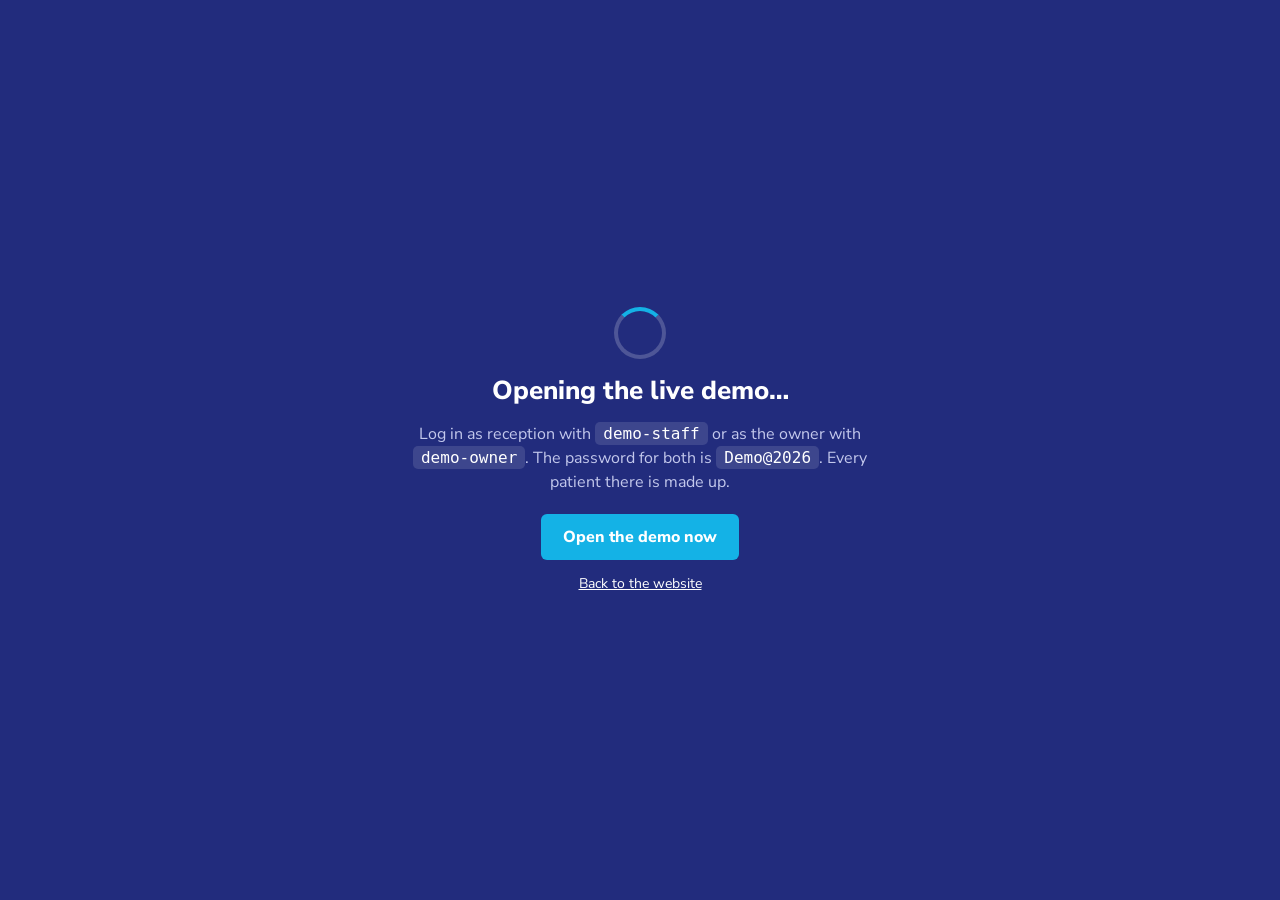
<file: demo/open/index.html>
<!doctype html>
<html lang="en">
<head>
<meta charset="utf-8">
<meta name="viewport" content="width=device-width,initial-scale=1">
<title>Opening the live demo · Tenvura</title>
<meta name="robots" content="noindex">
<meta name="description" content="The live demo of Tenvura hospital software. Every patient in it is made up.">
<!-- The live demo runs on its own server. Change the address here (two places) if it ever moves. -->
<meta http-equiv="refresh" content="1; url=https://hospital-demo-spl5.onrender.com/login">
<link rel="stylesheet" href="https://fonts.googleapis.com/css2?family=Nunito+Sans:opsz,wght@6..12,400;6..12,700;6..12,800&display=swap">
<style>
  :root { --navy: #222c7d; --sky: #14b2e6; --muted: #c3c8ec; color-scheme: light; }
  html, body { margin: 0; height: 100%; }
  body { background: var(--navy); color: #fff; font-family: "Nunito Sans", "Segoe UI", system-ui, sans-serif; display: grid; place-items: center; text-align: center; padding: 0 16px; }
  main { display: grid; gap: 14px; justify-items: center; max-width: 30em; }
  .spin { width: 44px; height: 44px; border-radius: 50%; border: 4px solid rgba(255,255,255,.2); border-top-color: var(--sky); animation: s 0.9s linear infinite; }
  @keyframes s { to { transform: rotate(360deg); } }
  @media (prefers-reduced-motion: reduce) { .spin { animation: none; } }
  h1 { font-size: 26px; margin: 0; font-weight: 800; }
  p { color: var(--muted); margin: 0; line-height: 1.5; }
  code { background: rgba(255,255,255,.12); padding: 2px 8px; border-radius: 5px; color: #fff; font-family: ui-monospace, Menlo, Consolas, monospace; }
  a.btn { display: inline-block; background: var(--sky); color: #fff; text-decoration: none; font-weight: 800; padding: 12px 22px; border-radius: 6px; margin-top: 6px; }
  a.back { color: #fff; font-size: 14px; }
</style>
</head>
<body>
<main>
  <div class="spin" aria-hidden="true"></div>
  <h1>Opening the live demo…</h1>
  <p>Log in as reception with <code>demo-staff</code> or as the owner with <code>demo-owner</code>. The password for both is <code>Demo@2026</code>. Every patient there is made up.</p>
  <a class="btn" href="https://hospital-demo-spl5.onrender.com/login">Open the demo now</a>
  <a class="back" href="/demo/">Back to the website</a>
</main>
<script>setTimeout(function () { location.replace("https://hospital-demo-spl5.onrender.com/login"); }, 1200);</script>
</body>
</html>
</file>
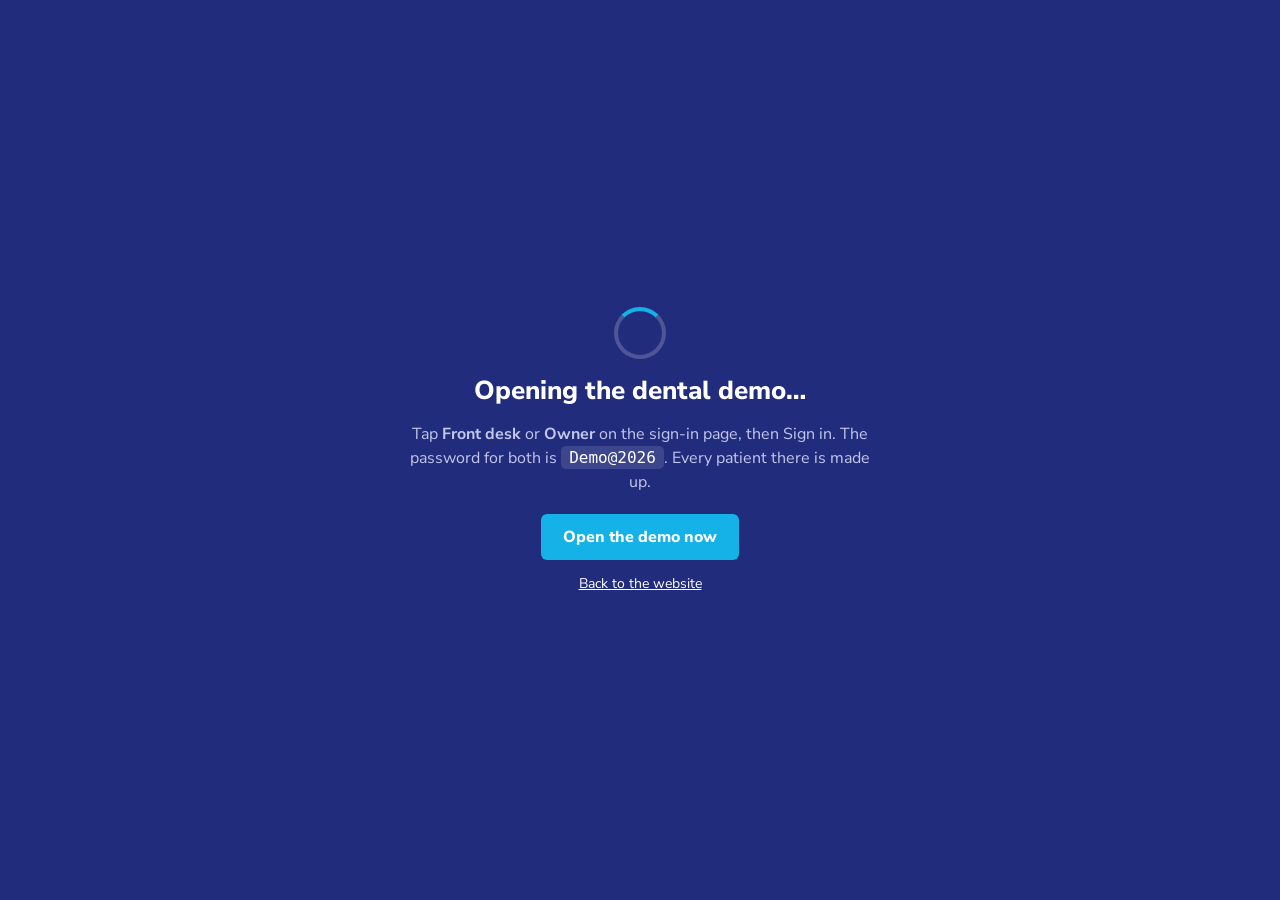
<file: dental/demo/index.html>
<!doctype html>
<html lang="en">
<head>
<meta charset="utf-8">
<meta name="viewport" content="width=device-width,initial-scale=1">
<title>Opening the dental demo · Tenvura</title>
<meta name="robots" content="noindex">
<meta name="description" content="The live dental demo of Tenvura. Every patient in it is made up.">
<!-- The live demo runs on its own server. Change the address here (two places) if it ever moves. -->
<meta http-equiv="refresh" content="1; url=https://dental-demo-pmzm.onrender.com/login">
<link rel="stylesheet" href="https://fonts.googleapis.com/css2?family=Nunito+Sans:opsz,wght@6..12,400;6..12,700;6..12,800&display=swap">
<style>
  :root { --navy: #222c7d; --sky: #14b2e6; --muted: #c3c8ec; color-scheme: light; }
  html, body { margin: 0; height: 100%; }
  body { background: var(--navy); color: #fff; font-family: "Nunito Sans", "Segoe UI", system-ui, sans-serif; display: grid; place-items: center; text-align: center; padding: 0 16px; }
  main { display: grid; gap: 14px; justify-items: center; max-width: 30em; }
  .spin { width: 44px; height: 44px; border-radius: 50%; border: 4px solid rgba(255,255,255,.2); border-top-color: var(--sky); animation: s 0.9s linear infinite; }
  @keyframes s { to { transform: rotate(360deg); } }
  @media (prefers-reduced-motion: reduce) { .spin { animation: none; } }
  h1 { font-size: 26px; margin: 0; font-weight: 800; }
  p { color: var(--muted); margin: 0; line-height: 1.5; }
  code { background: rgba(255,255,255,.12); padding: 2px 8px; border-radius: 5px; color: #fff; font-family: ui-monospace, Menlo, Consolas, monospace; }
  a.btn { display: inline-block; background: var(--sky); color: #fff; text-decoration: none; font-weight: 800; padding: 12px 22px; border-radius: 6px; margin-top: 6px; }
  a.back { color: #fff; font-size: 14px; }
</style>
</head>
<body>
<main>
  <div class="spin" aria-hidden="true"></div>
  <h1>Opening the dental demo…</h1>
  <p>Tap <b>Front desk</b> or <b>Owner</b> on the sign-in page, then Sign in. The password for both is <code>Demo@2026</code>. Every patient there is made up.</p>
  <a class="btn" href="https://dental-demo-pmzm.onrender.com/login">Open the demo now</a>
  <a class="back" href="/dental/">Back to the website</a>
</main>
<script>setTimeout(function () { location.replace("https://dental-demo-pmzm.onrender.com/login"); }, 1200);</script>
</body>
</html>
</file>
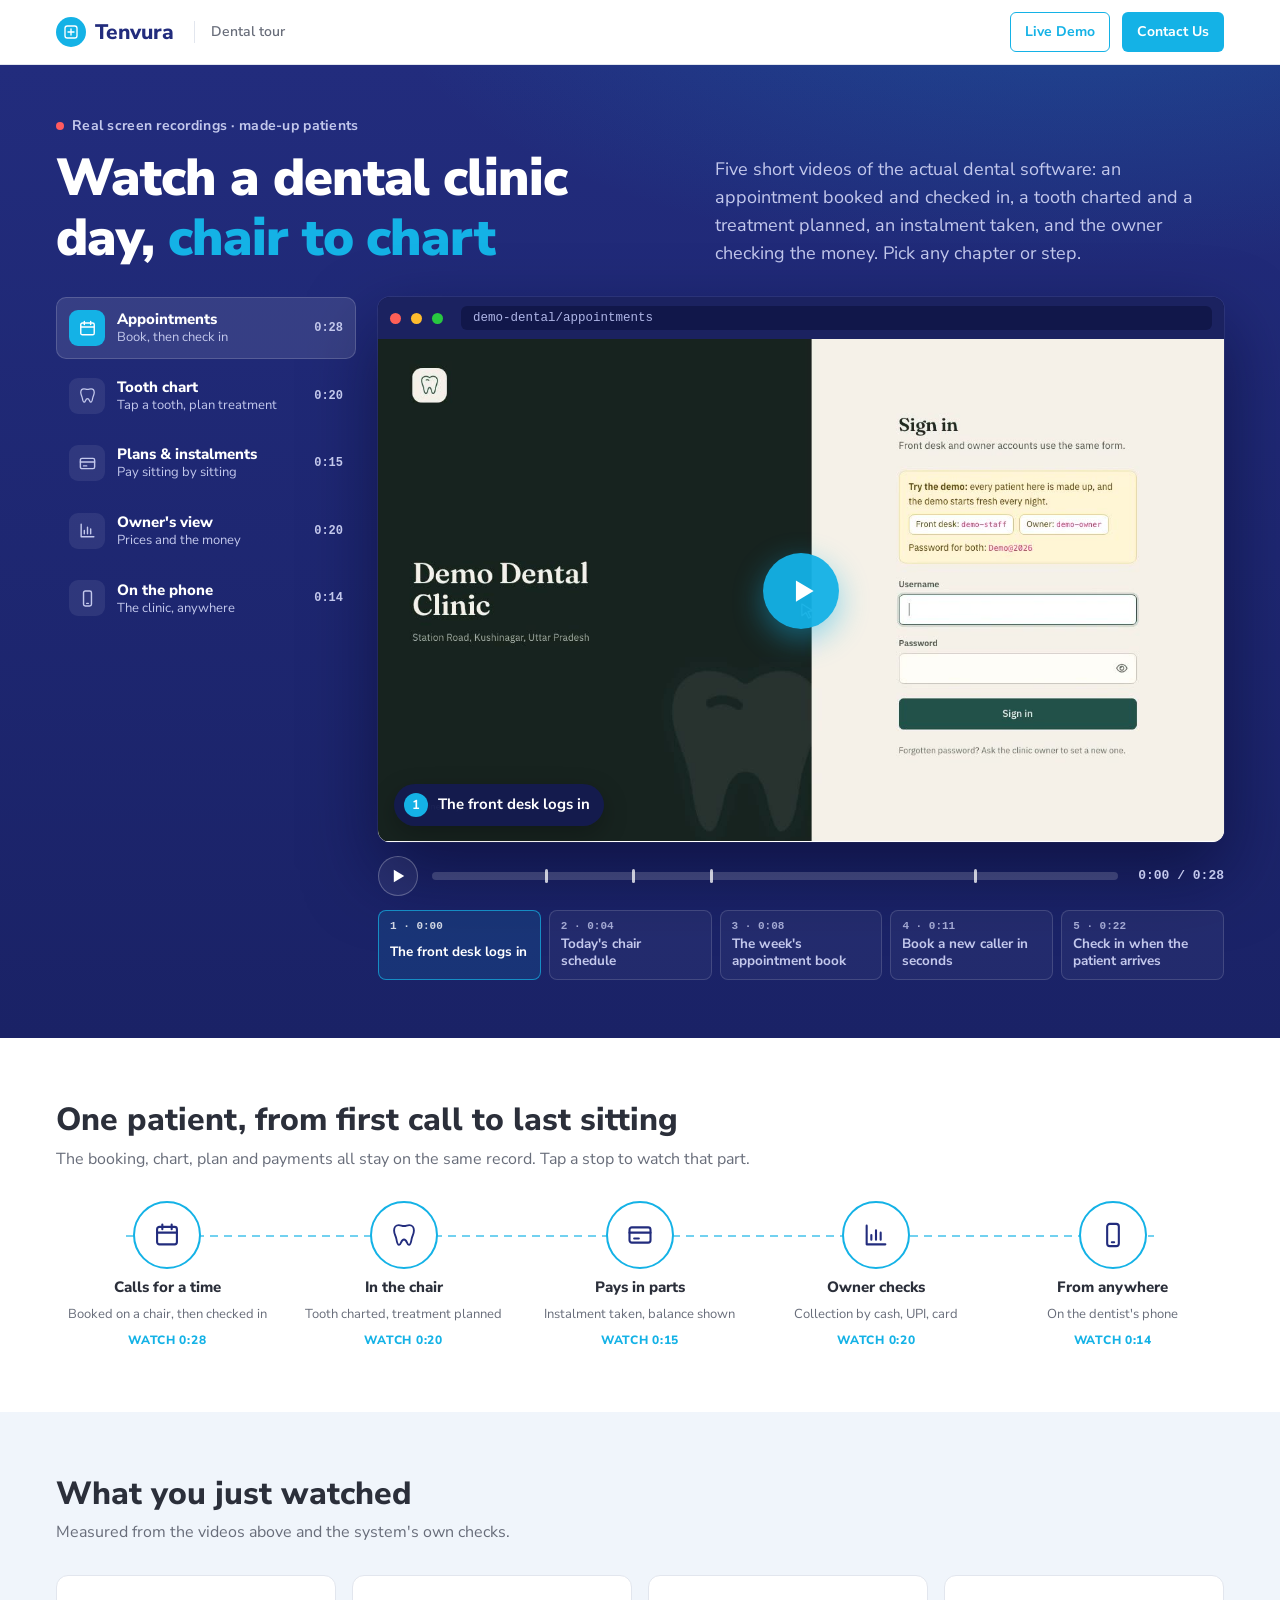
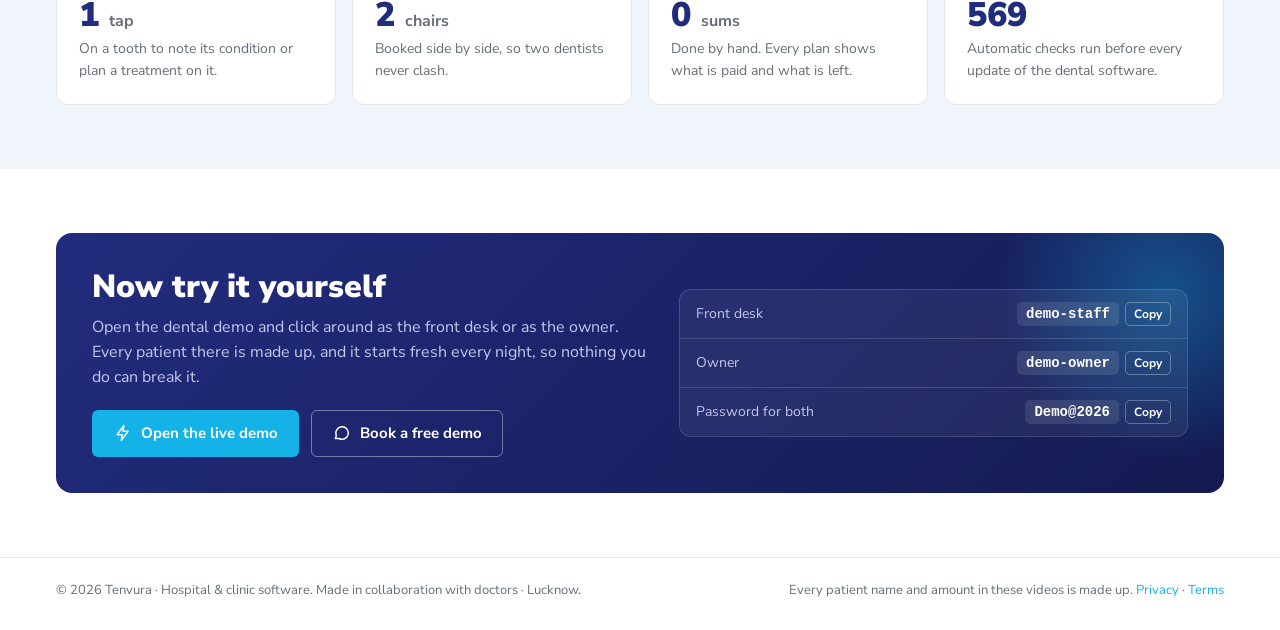
<file: dental/tour/index.html>
<!doctype html>
<html lang="en">
<head>
<meta charset="utf-8">
<meta name="viewport" content="width=device-width,initial-scale=1,viewport-fit=cover">
<title>Dental Software Tour · Tenvura</title>
<meta name="description" content="Watch the dental clinic software at work: appointments, tooth chart, treatment plans, payments and the owner's view, recorded from the real system.">
<link rel="preconnect" href="https://fonts.googleapis.com">
<link rel="preconnect" href="https://fonts.gstatic.com" crossorigin>
<link rel="stylesheet" href="https://fonts.googleapis.com/css2?family=Nunito+Sans:opsz,wght@6..12,400;6..12,600;6..12,700;6..12,800;6..12,900&display=swap">
<meta property="og:title" content="Dental Software Tour · Tenvura">
<meta property="og:description" content="Watch the dental clinic software at work: appointments, tooth chart, treatment plans, payments and the owner's view, recorded from the real system.">
<meta property="og:type" content="website">
<meta name="theme-color" content="#222c7d">
<meta property="og:url" content="https://upchardesk.onrender.com/dental/tour/">
<meta property="og:image" content="https://upchardesk.onrender.com/img/share-card.png">
<link rel="canonical" href="https://upchardesk.onrender.com/dental/tour/">
<style>html,body{margin:0}</style>
</head>
<body>
<style>
  /* Layout: same brand as the company website. A navy stage holds a chaptered video player (the product
     at work), then a patient-journey strip that jumps into the player, proof figures, and "try it yourself". */
  :root {
    --bg: #ffffff;
    --tint: #f0f5fb;
    --ink: #2b2f3a;
    --muted: #686d7a;
    --line: #e2e6ee;
    --navy: #222c7d;
    --navy-2: #1a2266;
    --navy-3: #141b52;
    --sky: #14b2e6;
    --sky-soft: #e3f6fd;
    --on-navy: #ffffff;
    --on-navy-muted: #c3c8ec;
    --on-navy-line: rgba(255,255,255,.14);
    --green: #1aa260;
    --amber: #e8930c;
    --shadow: 0 2px 6px rgba(34,44,125,.08), 0 8px 24px rgba(34,44,125,.08);
    --font: "Nunito Sans", "Segoe UI", system-ui, -apple-system, sans-serif;
    --mono: ui-monospace, "SF Mono", Menlo, Consolas, monospace;
    color-scheme: light;
  }
  * { box-sizing: border-box; }
  [hidden] { display: none !important; }
  html { scroll-behavior: smooth; }
  body { background: var(--bg); color: var(--ink); font-family: var(--font); font-size: 16px; line-height: 1.55; }
  h1, h2, h3 { margin: 0; line-height: 1.15; text-wrap: balance; }
  p { margin: 0; }
  a { color: var(--sky); text-decoration: none; }
  img, video { max-width: 100%; display: block; }
  button { font-family: var(--font); }
  :focus-visible { outline: 3px solid var(--amber); outline-offset: 2px; border-radius: 4px; }
  .wrap { max-width: 1200px; margin: 0 auto; padding-left: max(16px, env(safe-area-inset-left, 0px)); padding-right: max(16px, env(safe-area-inset-right, 0px)); }
  section { scroll-margin-top: 76px; }
  .btn { display: inline-flex; align-items: center; justify-content: center; gap: 8px; border-radius: 6px; padding: 11px 20px; font-weight: 700; font-size: 15px; border: 1px solid transparent; cursor: pointer; white-space: nowrap; }
  .btn-sky { background: var(--sky); color: #fff; }
  .btn-sky:hover { background: #0ea2d3; }
  .btn-line { background: transparent; color: var(--sky); border-color: var(--sky); }
  .btn-ghost { background: transparent; color: var(--on-navy); border-color: rgba(255,255,255,.4); }
  .btn-ghost:hover { background: rgba(255,255,255,.08); }
  .icon { width: 20px; height: 20px; flex: none; }

  /* Header (same as the website) */
  body::before { content: ""; position: fixed; inset: 0 0 auto; height: env(safe-area-inset-top, 0px); z-index: 10; background: var(--bg); }
  .top { position: sticky; top: env(safe-area-inset-top, 0px); z-index: 9; background: var(--bg); border-bottom: 1px solid var(--line); }
  .top .wrap { display: flex; align-items: center; gap: 20px; height: 64px; }
  .logo { display: flex; align-items: center; gap: 9px; color: var(--navy); font-weight: 800; font-size: 21px; letter-spacing: -.01em; }
  .logo b { color: var(--sky); font-weight: 800; }
  .logo-mark { width: 30px; height: 30px; border-radius: 50%; background: var(--sky); display: grid; place-items: center; color: #fff; }
  .logo-mark .icon { width: 18px; height: 18px; }
  .crumb { color: var(--muted); font-weight: 600; font-size: 14px; padding-left: 16px; border-left: 1px solid var(--line); }
  .top-right { margin-left: auto; display: flex; gap: 12px; align-items: center; }
  .top .btn { padding: 8px 14px; font-size: 14px; }
  @media (max-width: 720px) { .crumb { display: none; } .top .btn { padding: 7px 10px; font-size: 13px; } }
  @media (max-width: 420px) { .top .btn-sky { padding-inline: 10px; } }

  /* Stage */
  .stage { background: radial-gradient(1200px 500px at 85% -10%, rgba(20,178,230,.22), transparent 60%), linear-gradient(180deg, var(--navy) 0%, var(--navy-2) 100%); color: var(--on-navy); overflow: hidden; }
  .stage .wrap { padding-block: 48px 56px; display: grid; gap: 30px; }
  .intro { display: grid; grid-template-columns: 1.2fr 1fr; gap: 24px 48px; align-items: end; }
  .kicker { display: inline-flex; align-items: center; gap: 8px; color: var(--on-navy-muted); font-weight: 700; font-size: 14px; letter-spacing: .02em; }
  .kicker .dot { width: 8px; height: 8px; border-radius: 50%; background: #ff5a5f; box-shadow: 0 0 0 0 rgba(255,90,95,.6); animation: rec 1.6s infinite; }
  @keyframes rec { 0% { box-shadow: 0 0 0 0 rgba(255,90,95,.55); } 70% { box-shadow: 0 0 0 10px rgba(255,90,95,0); } 100% { box-shadow: 0 0 0 0 rgba(255,90,95,0); } }
  .intro h1 { font-size: clamp(32px, 4.6vw, 52px); font-weight: 900; letter-spacing: -.02em; margin-top: 10px; }
  .intro h1 span { color: var(--sky); }
  .intro .lead { color: var(--on-navy-muted); font-size: 18px; }
  .rise { animation: rise .7s cubic-bezier(.2,.7,.2,1) both; }
  .rise.d1 { animation-delay: .08s; } .rise.d2 { animation-delay: .16s; } .rise.d3 { animation-delay: .24s; }
  @keyframes rise { from { transform: translateY(14px); opacity: .001; } to { transform: none; opacity: 1; } }
  @media (max-width: 860px) { .intro { grid-template-columns: 1fr; } }

  /* Player */
  .player { display: grid; grid-template-columns: 300px 1fr; gap: 22px; align-items: start; }
  .chapters { display: grid; gap: 6px; min-width: 0; }
  .chap { display: grid; grid-template-columns: 36px 1fr auto; gap: 12px; align-items: center; text-align: left; width: 100%; padding: 11px 12px; border-radius: 10px; border: 1px solid transparent; background: transparent; color: var(--on-navy); cursor: pointer; position: relative; overflow: hidden; }
  .chap:hover { background: rgba(255,255,255,.06); }
  .chap .num { width: 36px; height: 36px; border-radius: 9px; display: grid; place-items: center; background: rgba(255,255,255,.08); color: var(--on-navy-muted); }
  .chap .num .icon { width: 19px; height: 19px; }
  .chap b { display: block; font-size: 15px; font-weight: 800; }
  .chap small { display: block; color: var(--on-navy-muted); font-size: 13px; line-height: 1.35; }
  .chap time { font: 600 12px var(--mono); color: var(--on-navy-muted); font-variant-numeric: tabular-nums; }
  .chap .bar { position: absolute; left: 0; bottom: 0; height: 3px; width: 0; background: var(--sky); }
  .chap[aria-current="true"] { background: rgba(255,255,255,.1); border-color: rgba(255,255,255,.16); }
  .chap[aria-current="true"] .num { background: var(--sky); color: #fff; }

  .screen-col { display: grid; gap: 14px; min-width: 0; }
  .browser { background: #0f1440; border-radius: 12px; overflow: hidden; box-shadow: 0 30px 70px rgba(5,8,40,.55), 0 0 0 1px rgba(255,255,255,.08); }
  .browser-bar { display: flex; align-items: center; gap: 10px; padding: 9px 12px; background: #1b2260; }
  .browser-bar i { width: 11px; height: 11px; border-radius: 50%; background: #39417e; display: block; }
  .browser-bar i:nth-child(1) { background: #ff5f57; } .browser-bar i:nth-child(2) { background: #febc2e; } .browser-bar i:nth-child(3) { background: #28c840; }
  .address { margin-left: 8px; flex: 1; min-width: 0; background: #11174a; color: #aeb5e6; font: 500 12.5px var(--mono); padding: 5px 12px; border-radius: 6px; white-space: nowrap; overflow: hidden; text-overflow: ellipsis; }
  .viewport { position: relative; background: #fff; aspect-ratio: 1280 / 760; display: grid; place-items: center; overflow: hidden; }
  .viewport video { position: absolute; inset: 0; width: 100%; height: 100%; object-fit: contain; background: #fff; }
  .viewport.is-phone { background: linear-gradient(160deg, #e9eef8, #f6f8fc); }
  .viewport.is-phone video { inset: 4% auto 4% 50%; transform: translateX(-50%); width: auto; height: 92%; aspect-ratio: 390 / 780; border-radius: 26px; border: 9px solid #141a3d; box-shadow: 0 18px 40px rgba(20,26,61,.35); background: #fff; }
  .caption { position: absolute; left: 16px; bottom: 16px; max-width: calc(100% - 32px); display: flex; align-items: center; gap: 10px; background: rgba(20,27,82,.92); color: #fff; padding: 9px 14px 9px 10px; border-radius: 999px; font-weight: 700; font-size: 15px; box-shadow: 0 8px 24px rgba(0,0,0,.25); transition: transform .35s cubic-bezier(.2,.7,.2,1), opacity .35s; }
  .caption .n { width: 24px; height: 24px; border-radius: 50%; background: var(--sky); display: grid; place-items: center; font-size: 13px; flex: none; }
  .caption.swap { transform: translateY(8px); opacity: 0; }
  .bigplay { position: absolute; inset: 0; margin: auto; width: 76px; height: 76px; border-radius: 50%; border: none; background: rgba(20,178,230,.95); color: #fff; display: grid; place-items: center; cursor: pointer; box-shadow: 0 10px 30px rgba(20,178,230,.45); }
  .bigplay .icon { width: 34px; height: 34px; margin-left: 4px; }

  .controls { display: grid; grid-template-columns: auto 1fr auto; gap: 14px; align-items: center; }
  .ctl { width: 40px; height: 40px; border-radius: 50%; border: 1px solid rgba(255,255,255,.25); background: rgba(255,255,255,.06); color: #fff; display: grid; place-items: center; cursor: pointer; }
  .ctl:hover { background: rgba(255,255,255,.14); }
  .track { position: relative; height: 8px; border-radius: 99px; background: rgba(255,255,255,.16); cursor: pointer; }
  .track .fill { position: absolute; inset: 0 auto 0 0; width: 0; border-radius: 99px; background: var(--sky); }
  .track .mark { position: absolute; top: -3px; width: 3px; height: 14px; border-radius: 2px; background: rgba(255,255,255,.75); transform: translateX(-1px); }
  .clock { font: 600 13px var(--mono); color: var(--on-navy-muted); font-variant-numeric: tabular-nums; min-width: 92px; text-align: right; }

  .steps { display: grid; grid-auto-flow: column; grid-auto-columns: minmax(150px, 1fr); gap: 8px; overflow-x: auto; scrollbar-width: none; padding-bottom: 2px; }
  .steps::-webkit-scrollbar { display: none; }
  .stp { text-align: left; border: 1px solid var(--on-navy-line); background: rgba(255,255,255,.04); color: var(--on-navy-muted); border-radius: 8px; padding: 9px 11px; cursor: pointer; font-size: 13.5px; font-weight: 700; line-height: 1.3; position: relative; overflow: hidden; display: grid; gap: 3px; }
  .stp span { font: 600 11px var(--mono); opacity: .8; }
  .stp .sfill { position: absolute; left: 0; bottom: 0; height: 2px; width: 0; background: var(--sky); }
  .stp.on { color: #fff; border-color: rgba(20,178,230,.7); background: rgba(20,178,230,.12); }
  .stp.done { color: #fff; }

  @media (max-width: 980px) {
    .player { grid-template-columns: 1fr; }
    .chapters { grid-auto-flow: column; grid-auto-columns: minmax(200px, 1fr); overflow-x: auto; scrollbar-width: none; }
    .chapters::-webkit-scrollbar { display: none; }
  }
  @media (max-width: 560px) {
    .caption { font-size: 13px; left: 10px; bottom: 10px; }
    .bigplay { width: 60px; height: 60px; }
    .clock { min-width: 0; }
  }

  /* Journey */
  .section { padding-block: 64px; }
  .tinted { background: var(--tint); }
  .head { display: grid; gap: 8px; max-width: 720px; margin-bottom: 30px; }
  .head h2 { font-size: clamp(24px, 3vw, 32px); font-weight: 800; }
  .head p { color: var(--muted); }
  .journey { display: grid; grid-template-columns: repeat(5, 1fr); gap: 14px; position: relative; }
  .journey::before { content: ""; position: absolute; left: 6%; right: 6%; top: 34px; height: 2px; background: repeating-linear-gradient(90deg, var(--sky) 0 8px, transparent 8px 14px); opacity: .6; }
  .stop { position: relative; display: grid; justify-items: center; text-align: center; gap: 8px; background: none; border: none; cursor: pointer; color: var(--ink); padding: 0 4px; }
  .stop .disc { width: 68px; height: 68px; border-radius: 50%; background: var(--bg); border: 2px solid var(--sky); display: grid; place-items: center; color: var(--navy); transition: transform .2s, background .2s; position: relative; z-index: 1; }
  .stop .disc .icon { width: 28px; height: 28px; }
  .stop:hover .disc { transform: translateY(-3px); background: var(--sky-soft); }
  .stop b { font-size: 15px; font-weight: 800; }
  .stop small { color: var(--muted); font-size: 13px; line-height: 1.4; }
  .stop .watch { font-size: 12px; font-weight: 800; letter-spacing: .06em; text-transform: uppercase; color: var(--sky); }
  @media (max-width: 900px) { .journey { grid-template-columns: repeat(3, 1fr); row-gap: 28px; } .journey::before { display: none; } }
  @media (max-width: 480px) { .journey { grid-template-columns: repeat(2, 1fr); } }

  /* Proof */
  .proof { display: grid; grid-template-columns: repeat(4, 1fr); gap: 16px; }
  .fact { background: var(--bg); border: 1px solid var(--line); border-radius: 12px; padding: 22px; display: grid; gap: 6px; align-content: start; }
  .fact b { font-size: 34px; font-weight: 900; color: var(--navy); line-height: 1; font-variant-numeric: tabular-nums; }
  .fact b small { font-size: 16px; font-weight: 700; color: var(--muted); }
  .fact span { color: var(--muted); font-size: 14px; }
  @media (max-width: 900px) { .proof { grid-template-columns: 1fr 1fr; } }
  @media (max-width: 440px) { .proof { grid-template-columns: 1fr; } }

  /* Try it */
  .try { display: grid; grid-template-columns: 1.1fr 1fr; gap: 28px; align-items: center; background: linear-gradient(135deg, var(--navy) 0%, var(--navy-3) 100%); color: var(--on-navy); border-radius: 16px; padding: 36px; position: relative; overflow: hidden; }
  .try::after { content: ""; position: absolute; right: -120px; top: -120px; width: 360px; height: 360px; border-radius: 50%; background: radial-gradient(circle, rgba(20,178,230,.35), transparent 65%); pointer-events: none; }
  .try h2 { font-size: clamp(24px, 3vw, 32px); font-weight: 900; }
  .try p { color: var(--on-navy-muted); margin-top: 10px; }
  .try-actions { display: flex; flex-wrap: wrap; gap: 12px; margin-top: 20px; }
  .creds { background: rgba(255,255,255,.06); border: 1px solid var(--on-navy-line); border-radius: 12px; overflow: hidden; position: relative; z-index: 1; }
  .creds div { display: flex; justify-content: space-between; align-items: center; gap: 10px; padding: 12px 16px; flex-wrap: wrap; }
  .creds div + div { border-top: 1px solid var(--on-navy-line); }
  .creds span { color: var(--on-navy-muted); font-size: 14px; }
  .creds code { font: 600 14px var(--mono); background: rgba(255,255,255,.1); color: #fff; padding: 4px 9px; border-radius: 5px; }
  .copy { margin-left: 6px; font: 700 12px var(--font); color: #fff; background: transparent; border: 1px solid rgba(255,255,255,.3); border-radius: 5px; padding: 3px 8px; cursor: pointer; }
  .pending { color: var(--on-navy-muted); font-size: 14px; margin-top: 12px; }
  @media (max-width: 860px) { .try { grid-template-columns: 1fr; padding: 26px 20px; } }

  footer { border-top: 1px solid var(--line); }
  footer .wrap { padding-block: 22px 28px; display: flex; flex-wrap: wrap; justify-content: space-between; gap: 10px; color: var(--muted); font-size: 13px; }

  @media (prefers-reduced-motion: reduce) {
    html { scroll-behavior: auto; }
    .rise, .kicker .dot { animation: none; }
    .caption { transition: none; }
  }
</style>

<svg width="0" height="0" style="position:absolute" aria-hidden="true">
  <symbol id="i-clinic" viewBox="0 0 24 24"><rect x="4" y="4" width="16" height="16" rx="3" fill="none" stroke="currentColor" stroke-width="1.8"/><path d="M12 8v8M8 12h8" stroke="currentColor" stroke-width="1.8" stroke-linecap="round"/></symbol>
  <symbol id="i-id" viewBox="0 0 24 24"><rect x="3" y="5" width="18" height="14" rx="2" fill="none" stroke="currentColor" stroke-width="1.8"/><circle cx="9" cy="11" r="2.2" fill="none" stroke="currentColor" stroke-width="1.8"/><path d="M6 16c.6-1.6 1.7-2.4 3-2.4s2.4.8 3 2.4M15 10h3M15 13.5h3" stroke="currentColor" stroke-width="1.8" stroke-linecap="round"/></symbol>
  <symbol id="i-qr" viewBox="0 0 24 24"><path d="M4 4h6v6H4zM14 4h6v6h-6zM4 14h6v6H4zM14 14h2v2h-2zM18 14h2v2M14 18h2v2M18 18h2v2" fill="none" stroke="currentColor" stroke-width="1.8" stroke-linejoin="round"/></symbol>
  <symbol id="i-card" viewBox="0 0 24 24"><rect x="3" y="5.5" width="18" height="13" rx="2" fill="none" stroke="currentColor" stroke-width="1.8"/><path d="M3 10h18M7 15h4" stroke="currentColor" stroke-width="1.8" stroke-linecap="round"/></symbol>
  <symbol id="i-bed" viewBox="0 0 24 24"><path d="M3 18V7M3 14h18v4M21 14v-2a3 3 0 00-3-3h-7v5" fill="none" stroke="currentColor" stroke-width="1.8" stroke-linecap="round" stroke-linejoin="round"/><circle cx="7" cy="11" r="1.8" fill="none" stroke="currentColor" stroke-width="1.8"/></symbol>
  <symbol id="i-file" viewBox="0 0 24 24"><path d="M14 3H7a2 2 0 00-2 2v14a2 2 0 002 2h10a2 2 0 002-2V8l-5-5z M14 3v5h5M9 13h6M9 17h6" fill="none" stroke="currentColor" stroke-width="1.8" stroke-linejoin="round" stroke-linecap="round"/></symbol>
  <symbol id="i-chart" viewBox="0 0 24 24"><path d="M4 20V4M4 20h16M8 16v-4M12 16V8M16 16v-6" fill="none" stroke="currentColor" stroke-width="1.8" stroke-linecap="round"/></symbol>
  <symbol id="i-phone" viewBox="0 0 24 24"><rect x="7" y="2.5" width="10" height="19" rx="2.2" fill="none" stroke="currentColor" stroke-width="1.8"/><path d="M11 18.2h2" stroke="currentColor" stroke-width="1.8" stroke-linecap="round"/></symbol>
  <symbol id="i-cal" viewBox="0 0 24 24"><rect x="3.5" y="5" width="17" height="15" rx="2" fill="none" stroke="currentColor" stroke-width="1.8"/><path d="M3.5 10h17M8 3v4M16 3v4" stroke="currentColor" stroke-width="1.8" stroke-linecap="round"/></symbol>
  <symbol id="i-tooth" viewBox="0 0 24 24"><path d="M7.5 3.5c1.7 0 2.7.8 4.5.8s2.8-.8 4.5-.8c2.4 0 4 2 4 4.6 0 3-1.5 4.4-2 7.4-.4 2.6-.8 5-2.3 5-1.8 0-1.5-4.6-4.2-4.6s-2.4 4.6-4.2 4.6c-1.5 0-1.9-2.4-2.3-5-.5-3-2-4.4-2-7.4 0-2.6 1.6-4.6 4-4.6z" fill="none" stroke="currentColor" stroke-width="1.6" stroke-linejoin="round"/></symbol>
  <symbol id="i-play" viewBox="0 0 24 24"><path d="M7 4.5v15l12.5-7.5z" fill="currentColor"/></symbol>
  <symbol id="i-pause" viewBox="0 0 24 24"><path d="M7 4.5h3.5v15H7zM13.5 4.5H17v15h-3.5z" fill="currentColor"/></symbol>
  <symbol id="i-next" viewBox="0 0 24 24"><path d="M5 5v14l10-7zM17 5h2.5v14H17z" fill="currentColor"/></symbol>
  <symbol id="i-bolt" viewBox="0 0 24 24"><path d="M13 3L5 14h6l-1 7 8-11h-6l1-7z" fill="none" stroke="currentColor" stroke-width="1.8" stroke-linejoin="round"/></symbol>
  <symbol id="i-chat" viewBox="0 0 24 24"><path d="M4 18.5l1.2-3.6A7.5 7.5 0 1112 19.5a7.6 7.6 0 01-3.6-.9L4 18.5z" fill="none" stroke="currentColor" stroke-width="1.8" stroke-linejoin="round"/></symbol>
</svg>

<header class="top">
  <div class="wrap">
    <a class="logo" id="homeLink" href="#top" aria-label="Company website"><span class="logo-mark"><svg class="icon"><use href="#i-clinic"/></svg></span><span data-brand-split>Tenvura</span></a>
    <span class="crumb">Dental tour</span>
    <div class="top-right">
      <a class="btn btn-line" href="/dental/demo/">Live Demo</a>
      <a class="btn btn-sky" id="topCta" href="/contact/">Contact Us</a>
    </div>
  </div>
</header>

<main id="top">
  <section class="stage" aria-labelledby="tour-title">
    <div class="wrap">
      <div class="intro">
        <div>
          <span class="kicker rise"><span class="dot"></span>Real screen recordings &middot; made-up patients</span>
          <h1 id="tour-title" class="rise d1">Watch a dental clinic day, <span>chair to chart</span></h1>
        </div>
        <p class="lead rise d2">Five short videos of the actual dental software: an appointment booked and checked in, a tooth charted and a treatment planned, an instalment taken, and the owner checking the money. Pick any chapter or step.</p>
      </div>

      <div class="player rise d3">
        <div class="chapters" id="chapters" role="tablist" aria-label="Chapters"></div>
        <div class="screen-col">
          <div class="browser">
            <div class="browser-bar"><i></i><i></i><i></i><span class="address" id="address">demo-dental/appointments</span></div>
            <div class="viewport" id="viewport">
              <video id="video" muted playsinline preload="metadata" aria-describedby="caption"></video>
              <div class="caption" id="caption" aria-live="polite"><span class="n" id="capN">1</span><span id="capText"></span></div>
              <button class="bigplay" id="bigPlay" type="button" aria-label="Play" hidden><svg class="icon"><use href="#i-play"/></svg></button>
            </div>
          </div>
          <div class="controls">
            <button class="ctl" id="playBtn" type="button" aria-label="Pause"><svg class="icon"><use href="#i-pause"/></svg></button>
            <div class="track" id="track" role="slider" tabindex="0" aria-label="Position in video" aria-valuemin="0" aria-valuemax="100" aria-valuenow="0"><div class="fill" id="fill"></div></div>
            <span class="clock" id="clock">0:00 / 0:00</span>
          </div>
          <div class="steps" id="steps" aria-label="Steps in this chapter"></div>
        </div>
      </div>
    </div>
  </section>

  <section class="section" aria-labelledby="journey-title">
    <div class="wrap">
      <div class="head">
        <h2 id="journey-title">One patient, from first call to last sitting</h2>
        <p>The booking, chart, plan and payments all stay on the same record. Tap a stop to watch that part.</p>
      </div>
      <div class="journey" id="journey"></div>
    </div>
  </section>

  <section class="section tinted" aria-labelledby="proof-title">
    <div class="wrap">
      <div class="head">
        <h2 id="proof-title">What you just watched</h2>
        <p>Measured from the videos above and the system's own checks.</p>
      </div>
      <div class="proof">
        <div class="fact"><b>1 <small>tap</small></b><span>On a tooth to note its condition or plan a treatment on it.</span></div>
        <div class="fact"><b>2 <small>chairs</small></b><span>Booked side by side, so two dentists never clash.</span></div>
        <div class="fact"><b>0 <small>sums</small></b><span>Done by hand. Every plan shows what is paid and what is left.</span></div>
        <div class="fact"><b>569</b><span>Automatic checks run before every update of the dental software.</span></div>
      </div>
    </div>
  </section>

  <section class="section" id="try" aria-labelledby="try-title">
    <div class="wrap">
      <div class="try">
        <div>
          <h2 id="try-title">Now try it yourself</h2>
          <p>Open the dental demo and click around as the front desk or as the owner. Every patient there is made up, and it starts fresh every night, so nothing you do can break it.</p>
          <div class="try-actions">
            <a class="btn btn-sky" id="demoLink" href="#try" target="_blank" rel="noopener"><svg class="icon"><use href="#i-bolt"/></svg>Open the live demo</a>
            <a class="btn btn-ghost" id="waLink" href="#try" target="_blank" rel="noopener"><svg class="icon"><use href="#i-chat"/></svg>Book a free demo</a>
          </div>
          <p class="pending" id="demoPending" hidden>The live demo link is being set up. Message us and we'll send it to you.</p>
        </div>
        <div class="creds" aria-label="Demo logins">
          <div><span>Front desk</span><span><code>demo-staff</code><button class="copy" type="button" data-copy="demo-staff">Copy</button></span></div>
          <div><span>Owner</span><span><code>demo-owner</code><button class="copy" type="button" data-copy="demo-owner">Copy</button></span></div>
          <div><span>Password for both</span><span><code>Demo@2026</code><button class="copy" type="button" data-copy="Demo@2026">Copy</button></span></div>
        </div>
      </div>
    </div>
  </section>
</main>

<footer>
  <div class="wrap">
    <span>&copy; <span id="year"></span> <span data-brand>Tenvura</span> · Hospital &amp; clinic software. Made in collaboration with doctors · Lucknow.</span>
    <span>Every patient name and amount in these videos is made up. <a href="/privacy/">Privacy</a> · <a href="/terms/">Terms</a></span>
  </div>
</footer>

<script>
/* EDIT HERE: the same details as the company website */
const CONFIG = {
  brand: "Tenvura",
  websiteUrl: "/",
  demoUrl: "/dental/demo/",
  whatsapp: "919362414164"
};

const CHAPTERS = [
  { id: "d_appointments", icon: "i-cal", title: "Appointments", sub: "Book, then check in", path: "appointments", stop: "Calls for a time", stopSub: "Booked on a chair, then checked in" },
  { id: "d_chart", icon: "i-tooth", title: "Tooth chart", sub: "Tap a tooth, plan treatment", path: "patients/chart", stop: "In the chair", stopSub: "Tooth charted, treatment planned" },
  { id: "d_plan", icon: "i-card", title: "Plans & instalments", sub: "Pay sitting by sitting", path: "patients/plan", stop: "Pays in parts", stopSub: "Instalment taken, balance shown" },
  { id: "d_owner", icon: "i-chart", title: "Owner's view", sub: "Prices and the money", path: "reports/daily", stop: "Owner checks", stopSub: "Collection by cash, UPI, card" },
  { id: "d_phone", icon: "i-phone", title: "On the phone", sub: "The clinic, anywhere", path: "today", mobile: true, stop: "From anywhere", stopSub: "On the dentist's phone" }
];
const TIMES = {"d_appointments": {"steps": [[0, "The front desk logs in"], [4.82, "Today's chair schedule"], [8.47, "The week's appointment book"], [11.74, "Book a new caller in seconds"], [22.86, "Check in when the patient arrives"]], "duration": 28.88}, "d_chart": {"steps": [[0.8, "Find the patient"], [4.74, "The tooth chart, as you face the patient"], [6.78, "Tap a tooth to note its condition"], [11.82, "Plan a treatment on that tooth"]], "duration": 20.6}, "d_plan": {"steps": [[0.8, "Treatment plan with every sitting"], [3.05, "Tick a treatment when it is done"], [5.68, "Take the next instalment"], [11.92, "Paid, and the balance left"]], "duration": 15.83}, "d_owner": {"steps": [[0, "The owner logs in"], [5.23, "Collected today, and still to collect"], [9.09, "Your own price list"], [12.74, "Collection by cash, UPI and card"]], "duration": 20.6}, "d_phone": {"steps": [[0, "On the dentist's phone"], [8.05, "A patient's chart and plan, anywhere"]], "duration": 14.52}};

const $ = id => document.getElementById(id);
const esc = v => String(v).replace(/[&<>"']/g, c => ({ "&": "&amp;", "<": "&lt;", ">": "&gt;", '"': "&quot;", "'": "&#39;" }[c]));
const fmt = s => `${Math.floor(s / 60)}:${String(Math.floor(s % 60)).padStart(2, "0")}`;
const reduced = matchMedia("(prefers-reduced-motion: reduce)").matches;
const waLink = t => CONFIG.whatsapp ? `https://wa.me/${CONFIG.whatsapp}?text=${encodeURIComponent(t)}` : null;

// Brand
for (const el of document.querySelectorAll("[data-brand]")) el.textContent = CONFIG.brand;
// Logo: first word in dark, the rest in blue ("Tenvura"); one-word names split at the last capital
const split = CONFIG.brand.includes(" ") ? CONFIG.brand.match(/^(\S+ )(.+)$/) : CONFIG.brand.match(/^(.+?)([A-Z][a-z]+)$/);
document.querySelector("[data-brand-split]").innerHTML = split ? `${esc(split[1])}<b>${esc(split[2])}</b>` : esc(CONFIG.brand);
$("year").textContent = new Date().getFullYear();
if (CONFIG.websiteUrl) $("homeLink").href = CONFIG.websiteUrl;

// Chapters list and journey
$("chapters").innerHTML = CHAPTERS.map((c, i) => `
  <button class="chap" type="button" role="tab" data-ch="${i}" aria-current="false">
    <span class="num"><svg class="icon"><use href="#${c.icon}"/></svg></span>
    <span><b>${esc(c.title)}</b><small>${esc(c.sub)}</small></span>
    <time>${fmt(TIMES[c.id].duration)}</time><span class="bar"></span>
  </button>`).join("");
$("journey").innerHTML = CHAPTERS.map((c, i) => `
  <button class="stop" type="button" data-ch="${i}">
    <span class="disc"><svg class="icon"><use href="#${c.icon}"/></svg></span>
    <b>${esc(c.stop)}</b><small>${esc(c.stopSub)}</small><span class="watch">Watch ${fmt(TIMES[c.id].duration)}</span>
  </button>`).join("");

// Player
const video = $("video"), chapEls = [...document.querySelectorAll(".chap")];
let cur = -1, stepEls = [], lastStep = -1, wantPlay = !reduced;

function setPlayIcon(playing) {
  $("playBtn").innerHTML = `<svg class="icon"><use href="#i-${playing ? "pause" : "play"}"/></svg>`;
  $("playBtn").setAttribute("aria-label", playing ? "Pause" : "Play");
  $("bigPlay").hidden = playing;
}

function load(i, play) {
  cur = i; lastStep = -1;
  const c = CHAPTERS[i], t = TIMES[c.id];
  chapEls.forEach((el, n) => { el.setAttribute("aria-current", String(n === i)); el.setAttribute("aria-selected", String(n === i)); el.querySelector(".bar").style.width = "0"; });
  chapEls[i].scrollIntoView({ block: "nearest", inline: "nearest" });
  $("viewport").classList.toggle("is-phone", !!c.mobile);
  $("address").textContent = `demo-dental/${c.path}`;
  video.poster = `/dental/tour/media/${c.id}.jpg`;
  video.src = `/dental/tour/media/${c.id}.mp4`;
  $("steps").innerHTML = t.steps.map(([s, label], n) => `<button class="stp" type="button" data-t="${s}"><span>${n + 1} \u00b7 ${fmt(s)}</span>${esc(label)}<i class="sfill"></i></button>`).join("");
  stepEls = [...document.querySelectorAll(".stp")];
  $("track").querySelectorAll(".mark").forEach(m => m.remove());
  t.steps.slice(1).forEach(([s]) => { const m = document.createElement("span"); m.className = "mark"; m.style.left = (s / t.duration * 100) + "%"; $("track").appendChild(m); });
  showStep(0);
  if (play) video.play().catch(() => setPlayIcon(false)); else setPlayIcon(false);
}

function showStep(n) {
  if (n === lastStep) return;
  lastStep = n;
  const label = TIMES[CHAPTERS[cur].id].steps[n][1], cap = $("caption");
  if (reduced) { $("capN").textContent = n + 1; $("capText").textContent = label; return; }
  cap.classList.add("swap");
  setTimeout(() => { $("capN").textContent = n + 1; $("capText").textContent = label; cap.classList.remove("swap"); }, 180);
}

function tick() {
  if (cur < 0) return;
  const t = TIMES[CHAPTERS[cur].id], d = video.duration || t.duration, now = video.currentTime;
  const pct = Math.min(100, now / d * 100);
  $("fill").style.width = pct + "%";
  $("track").setAttribute("aria-valuenow", String(Math.round(pct)));
  chapEls[cur].querySelector(".bar").style.width = pct + "%";
  $("clock").textContent = `${fmt(now)} / ${fmt(d)}`;
  let n = 0;
  t.steps.forEach(([s], k) => { if (now >= s) n = k; });
  stepEls.forEach((el, k) => {
    el.classList.toggle("on", k === n); el.classList.toggle("done", k < n);
    const start = t.steps[k][0], end = k + 1 < t.steps.length ? t.steps[k + 1][0] : d;
    el.querySelector(".sfill").style.width = (k < n ? 100 : k > n ? 0 : Math.min(100, (now - start) / (end - start) * 100)) + "%";
  });
  showStep(n);
}
video.addEventListener("timeupdate", tick);
video.addEventListener("play", () => setPlayIcon(true));
video.addEventListener("pause", () => setPlayIcon(false));
video.addEventListener("ended", () => load((cur + 1) % CHAPTERS.length, true));
let raf;
const loop = () => { tick(); raf = requestAnimationFrame(loop); };
video.addEventListener("play", () => { cancelAnimationFrame(raf); loop(); });
video.addEventListener("pause", () => cancelAnimationFrame(raf));

function toggle() { if (video.paused) { wantPlay = true; video.play().catch(() => {}); } else { wantPlay = false; video.pause(); } }
$("playBtn").addEventListener("click", toggle);
$("bigPlay").addEventListener("click", toggle);
video.addEventListener("click", toggle);
$("chapters").addEventListener("click", e => { const b = e.target.closest("[data-ch]"); if (b) { wantPlay = true; load(+b.dataset.ch, true); } });
$("journey").addEventListener("click", e => {
  const b = e.target.closest("[data-ch]"); if (!b) return;
  wantPlay = true; load(+b.dataset.ch, true);
  document.querySelector(".stage").scrollIntoView({ behavior: reduced ? "auto" : "smooth" });
});
$("steps").addEventListener("click", e => { const b = e.target.closest("[data-t]"); if (b) { video.currentTime = +b.dataset.t + 0.01; wantPlay = true; video.play().catch(() => {}); tick(); } });
function seekFrom(x) { const r = $("track").getBoundingClientRect(); video.currentTime = Math.max(0, Math.min(1, (x - r.left) / r.width)) * (video.duration || TIMES[CHAPTERS[cur].id].duration); tick(); }
$("track").addEventListener("pointerdown", e => { seekFrom(e.clientX); const mv = ev => seekFrom(ev.clientX); $("track").addEventListener("pointermove", mv); addEventListener("pointerup", () => $("track").removeEventListener("pointermove", mv), { once: true }); });
$("track").addEventListener("keydown", e => { if (e.key === "ArrowRight") { video.currentTime += 3; tick(); } if (e.key === "ArrowLeft") { video.currentTime -= 3; tick(); } });
document.addEventListener("keydown", e => { if (e.key === " " && e.target === document.body) { e.preventDefault(); toggle(); } });

// Play only while the player is on screen
new IntersectionObserver(([en]) => { if (en.isIntersecting) { if (wantPlay && video.paused) video.play().catch(() => {}); } else if (!video.paused) video.pause(); }, { threshold: .35 }).observe($("viewport"));

load(0, !reduced);

// Try it yourself
const demo = $("demoLink");
if (CONFIG.demoUrl) demo.href = CONFIG.demoUrl; else { demo.hidden = true; $("demoPending").hidden = false; }
const wa = waLink("Hello, I watched the dental tour and would like a demo at my clinic.");
if (wa) { $("waLink").href = wa; }
else if (CONFIG.websiteUrl) { $("waLink").href = CONFIG.websiteUrl + "#contact"; $("topCta").href = CONFIG.websiteUrl + "#contact"; }
document.addEventListener("click", async e => {
  const b = e.target.closest("[data-copy]"); if (!b) return;
  try { await navigator.clipboard.writeText(b.dataset.copy); b.textContent = "Copied"; }
  catch { const r = document.createRange(); r.selectNodeContents(b.previousElementSibling); getSelection().removeAllRanges(); getSelection().addRange(r); b.textContent = "Selected"; }
  setTimeout(() => (b.textContent = "Copy"), 1500);
});
</script>
</body>
</html>
</file>
<file: assets/site.css>
/* Layout: a healthcare marketplace-style home page. White header, navy search hero with popular chips,
     image tiles, round department icons, a sliding carousel, screen cards, navy numbers band,
     "get the link" block and a navy footer with link columns. Light by design, like a clinic. */
  :root {
    --bg: #ffffff;
    --tint: #f0f5fb;            /* section ground */
    --ink: #2b2f3a;
    --muted: #686d7a;
    --line: #e2e6ee;
    --navy: #222c7d;            /* hero, bands, footer */
    --navy-2: #1a2266;
    --sky: #14b2e6;             /* action colour */
    --sky-ink: #ffffff;
    --sky-soft: #e3f6fd;
    --on-navy: #ffffff;
    --on-navy-muted: #c3c8ec;
    --green: #1aa260;
    --amber: #e8930c;
    --amber-soft: #fff1da;
    --t1: #e6f3ff; --t2: #e9f8f1; --t3: #fff2e0; --t4: #f1ecff; --t5: #ffeaf0; --t6: #e5f7f9;
    --shadow: 0 2px 6px rgba(34, 44, 125, .08), 0 8px 24px rgba(34, 44, 125, .08);
    --font: "Nunito Sans", "Segoe UI", system-ui, -apple-system, sans-serif;
    color-scheme: light;
  }
  * { box-sizing: border-box; }
  [hidden] { display: none !important; }
  html { scroll-behavior: smooth; }
  @media (prefers-reduced-motion: reduce) { html { scroll-behavior: auto; } * { transition: none !important; } }
  body { background: var(--bg); color: var(--ink); font-family: var(--font); font-size: 16px; line-height: 1.55; }
  h1, h2, h3, h4 { margin: 0; line-height: 1.2; text-wrap: balance; }
  p { margin: 0; }
  a { color: var(--sky); text-decoration: none; }
  img { max-width: 100%; height: auto; display: block; }
  button { font-family: var(--font); }
  :focus-visible { outline: 3px solid var(--amber); outline-offset: 2px; border-radius: 4px; }
  .wrap { max-width: 1180px; margin: 0 auto; padding-left: max(16px, env(safe-area-inset-left, 0px)); padding-right: max(16px, env(safe-area-inset-right, 0px)); }
  section { scroll-margin-top: 76px; }
  .section { padding-block: 64px; }
  .tinted { background: var(--tint); }
  .head { display: flex; justify-content: space-between; align-items: flex-end; gap: 16px 32px; flex-wrap: wrap; margin-bottom: 28px; }
  .head > div { max-width: 720px; display: grid; gap: 6px; min-width: 0; }
  .head h2 { font-size: clamp(24px, 3vw, 30px); font-weight: 700; color: var(--ink); }
  .head p { color: var(--muted); font-size: 16px; }
  .btn { display: inline-flex; align-items: center; justify-content: center; gap: 8px; border-radius: 6px; padding: 11px 20px; font-weight: 700; font-size: 15px; border: 1px solid transparent; cursor: pointer; white-space: nowrap; }
  .btn-sky { background: var(--sky); color: var(--sky-ink); }
  .btn-sky:hover { background: #0ea2d3; }
  .btn-line { background: var(--bg); color: var(--sky); border-color: var(--sky); }
  .btn-line:hover { background: var(--sky-soft); }
  .btn-white { background: var(--on-navy); color: var(--navy); }
  .link-caps { font-size: 13px; font-weight: 800; letter-spacing: .06em; text-transform: uppercase; color: var(--sky); }
  .icon { width: 20px; height: 20px; flex: none; }
  .badge { display: inline-block; font-size: 11px; font-weight: 800; letter-spacing: .05em; text-transform: uppercase; padding: 3px 8px; border-radius: 4px; background: var(--sky-soft); color: #0c7fa6; }
  .badge.pilot { background: var(--amber-soft); color: #9a5c00; }
  .badge.live { background: #e3f6ec; color: #11743f; }

  /* Header */
  body::before { content: ""; position: fixed; inset: 0 0 auto; height: env(safe-area-inset-top, 0px); z-index: 10; background: var(--bg); }
  .top { position: sticky; top: env(safe-area-inset-top, 0px); z-index: 9; background: var(--bg); border-bottom: 1px solid var(--line); }
  .top .wrap { display: flex; align-items: center; gap: 28px; height: 68px; }
  .logo { display: flex; align-items: center; gap: 9px; color: var(--navy); font-weight: 800; font-size: 22px; letter-spacing: -.01em; }
  .logo-mark { width: 30px; height: 30px; border-radius: 50%; background: var(--sky); display: grid; place-items: center; color: #fff; }
  .logo-mark .icon { width: 18px; height: 18px; }
  .logo b { color: var(--sky); font-weight: 800; }
  .menu { display: flex; gap: 26px; height: 100%; }
  .menu a { color: var(--ink); font-weight: 600; font-size: 15px; display: flex; align-items: center; border-bottom: 3px solid transparent; padding-top: 3px; }
  .menu a:hover { border-bottom-color: var(--sky); color: var(--navy); }
  .top-right { margin-left: auto; display: flex; align-items: center; gap: 18px; }
  .top-right .plain { color: var(--ink); font-size: 14px; font-weight: 600; }
  .top-right .plain:hover { color: var(--sky); }
  .top .btn { padding: 8px 14px; font-size: 14px; }
  .menu-btn { display: none; margin-left: auto; background: none; border: 1px solid var(--line); border-radius: 6px; padding: 7px 9px; color: var(--ink); cursor: pointer; }
  @media (max-width: 1060px) { .top-right .plain { display: none; } }
  @media (max-width: 880px) {
    .menu { display: none; position: absolute; top: 68px; left: 0; right: 0; height: auto; flex-direction: column; gap: 0; background: var(--bg); border-bottom: 1px solid var(--line); box-shadow: var(--shadow); padding: 6px max(16px, env(safe-area-inset-right, 0px)) 12px max(16px, env(safe-area-inset-left, 0px)); }
    .menu.open { display: flex; }
    .menu a { padding: 12px 0; border-bottom: 1px solid var(--line); }
    .menu-btn { display: block; }
  }

  /* Hero */
  .hero { background: var(--navy); color: var(--on-navy); position: relative; overflow: hidden; }
  .hero::after { content: ""; position: absolute; inset: auto -10% -60% auto; width: 620px; height: 620px; border-radius: 50%; background: radial-gradient(circle, rgba(20,178,230,.28), rgba(20,178,230,0) 65%); pointer-events: none; }
  .hero .wrap { position: relative; z-index: 1; padding-block: 56px 60px; display: grid; justify-items: center; text-align: center; gap: 18px; }
  .hero .kicker { color: var(--on-navy-muted); font-size: 15px; font-weight: 600; }
  .hero h1 { font-size: clamp(32px, 5vw, 50px); font-weight: 800; letter-spacing: -.015em; max-width: 16em; }
  .hero h1 span { color: var(--sky); }
  .hero .lead { color: var(--on-navy-muted); font-size: 18px; max-width: 40em; }
  .search { margin-top: 10px; width: 100%; max-width: 860px; display: grid; grid-template-columns: 230px 1fr auto; background: var(--bg); border-radius: 8px; box-shadow: 0 16px 40px rgba(0,0,0,.25); overflow: hidden; text-align: left; }
  .search label { display: flex; align-items: center; gap: 10px; padding: 0 14px; color: var(--muted); min-width: 0; }
  .search label + label { border-left: 1px solid var(--line); }
  .search select, .search input { border: none; outline: none; background: transparent; font: 600 16px var(--font); color: var(--ink); width: 100%; height: 56px; min-width: 0; }
  .search select { cursor: pointer; }
  .search .btn { border-radius: 0; height: 100%; padding-inline: 28px; font-size: 16px; }
  .search .icon { color: var(--muted); }
  .chips { display: flex; flex-wrap: wrap; justify-content: center; gap: 8px 10px; align-items: center; max-width: 860px; }
  .chips > span { color: var(--on-navy-muted); font-size: 14px; font-weight: 600; margin-right: 2px; }
  .chip { background: rgba(255,255,255,.08); border: 1px solid rgba(255,255,255,.28); color: var(--on-navy); padding: 5px 13px; border-radius: 999px; font: 600 14px var(--font); cursor: pointer; }
  .chip:hover { background: rgba(255,255,255,.18); }
  .search-msg { color: var(--on-navy); font-size: 14px; min-height: 1.4em; }
  .made-for { display: flex; flex-wrap: wrap; justify-content: center; gap: 6px 22px; color: var(--on-navy-muted); font-size: 14px; font-weight: 600; margin-top: 4px; }
  .made-for span { display: inline-flex; align-items: center; gap: 7px; }
  .made-for .icon { width: 17px; height: 17px; color: var(--sky); }
  @media (max-width: 720px) {
    .search { grid-template-columns: 1fr; }
    .search label + label { border-left: none; border-top: 1px solid var(--line); }
    .search .btn { height: 50px; }
  }

  /* Image tiles */
  .tiles { display: grid; grid-template-columns: repeat(4, 1fr); gap: 20px; }
  .tile { display: grid; grid-template-rows: auto 1fr; border-radius: 10px; overflow: hidden; background: var(--bg); border: 1px solid var(--line); color: var(--ink); transition: box-shadow .2s, transform .2s; }
  .tile:hover { box-shadow: var(--shadow); transform: translateY(-2px); }
  .tile-pic { height: 168px; position: relative; overflow: hidden; display: grid; place-items: center; }
  .tile-pic img { position: absolute; left: 16px; top: 18px; width: 125%; max-width: none; border-radius: 6px; box-shadow: 0 6px 18px rgba(34,44,125,.18); }
  .tile-pic .big { width: 84px; height: 84px; color: var(--navy); opacity: .9; }
  .tile-body { padding: 14px 16px 18px; display: grid; gap: 3px; align-content: start; }
  .tile-body h3 { font-size: 18px; font-weight: 700; display: flex; gap: 8px; align-items: center; flex-wrap: wrap; }
  .tile-body p { color: var(--muted); font-size: 14px; }
  @media (max-width: 960px) { .tiles { grid-template-columns: 1fr 1fr; } }
  @media (max-width: 480px) { .tiles { gap: 12px; } .tile-pic { height: 104px; } .tile-pic .big { width: 56px; height: 56px; } .tile-pic img { left: 10px; top: 12px; width: 170%; } .tile-body { padding: 10px 12px 14px; } .tile-body h3 { font-size: 15px; } .tile-body p { font-size: 13px; } }

  /* Round department icons */
  .rounds { display: grid; grid-template-columns: repeat(8, 1fr); gap: 20px 12px; }
  .round { display: grid; justify-items: center; text-align: center; gap: 8px; color: var(--ink); }
  .round .disc { width: 112px; height: 112px; max-width: 100%; aspect-ratio: 1; border-radius: 50%; display: grid; place-items: center; transition: transform .2s; }
  .round:hover .disc { transform: scale(1.05); }
  .round .disc .icon { width: 44px; height: 44px; color: var(--navy); }
  .round b { font-size: 15px; font-weight: 700; line-height: 1.3; }
  @media (max-width: 1000px) { .rounds { grid-template-columns: repeat(4, 1fr); } }
  @media (max-width: 460px) { .rounds { grid-template-columns: repeat(2, 1fr); } .round .disc { width: 96px; height: 96px; } }

  /* Carousel */
  .carousel { position: relative; }
  .track { display: grid; grid-auto-flow: column; grid-auto-columns: calc((100% - 3 * 20px) / 4); gap: 20px; overflow-x: auto; scroll-snap-type: x mandatory; scrollbar-width: none; padding-bottom: 6px; }
  .track::-webkit-scrollbar { display: none; }
  .card { scroll-snap-align: start; background: var(--bg); border-radius: 10px; overflow: hidden; border: 1px solid var(--line); display: grid; grid-template-rows: auto 1fr; }
  .card-pic { height: 150px; display: grid; place-items: center; position: relative; }
  .card-pic .icon { width: 64px; height: 64px; color: var(--navy); }
  .card-pic .badge { position: absolute; top: 12px; left: 12px; }
  .card-body { padding: 14px 16px 18px; display: grid; gap: 4px; align-content: start; }
  .card-body h3 { font-size: 18px; font-weight: 700; }
  .card-body p { color: var(--muted); font-size: 14px; }
  .arrow { position: absolute; top: 58px; width: 40px; height: 40px; border-radius: 50%; border: 1px solid var(--line); background: var(--bg); box-shadow: var(--shadow); display: grid; place-items: center; cursor: pointer; color: var(--navy); z-index: 2; }
  .arrow.prev { left: -18px; } .arrow.next { right: -18px; }
  .arrow:disabled { opacity: 0; pointer-events: none; }
  @media (max-width: 960px) { .track { grid-auto-columns: calc((100% - 20px) / 2.2); } }
  @media (max-width: 520px) { .track { grid-auto-columns: 78%; } .arrow { display: none; } }
  @media (max-width: 1240px) { .arrow.prev { left: 4px; } .arrow.next { right: 4px; } }

  /* Screen cards */
  .screens { display: grid; grid-template-columns: repeat(3, 1fr); gap: 24px; }
  .shot { display: grid; gap: 10px; align-content: start; min-width: 0; }
  .shot button { border: 1px solid var(--line); border-radius: 10px; overflow: hidden; padding: 0; background: var(--tint); cursor: zoom-in; height: 210px; position: relative; }
  .shot button img { width: 100%; height: 100%; object-fit: cover; object-position: top left; transition: transform .3s; }
  .shot button:hover img { transform: scale(1.03); }
  .shot .cat { font-size: 13px; font-weight: 700; color: var(--sky); }
  .shot h3 { font-size: 18px; font-weight: 700; }
  .shot p { color: var(--muted); font-size: 14px; }
  @media (max-width: 900px) { .screens { grid-template-columns: 1fr 1fr; } }
  @media (max-width: 560px) { .screens { grid-template-columns: 1fr; } }
  dialog.viewer { border: none; padding: 0; border-radius: 10px; max-width: min(1100px, 94vw); max-height: 92vh; background: var(--bg); color: var(--ink); }
  dialog.viewer::backdrop { background: rgba(16, 20, 60, .72); }
  .viewer-bar { display: flex; justify-content: space-between; align-items: center; gap: 12px; padding: 10px 14px; border-bottom: 1px solid var(--line); font-weight: 700; position: sticky; top: 0; background: var(--bg); }
  .viewer-bar button { border: 1px solid var(--line); background: var(--bg); border-radius: 6px; padding: 5px 12px; cursor: pointer; font-weight: 700; color: var(--ink); }

  /* Features */
  .features { display: grid; grid-template-columns: repeat(4, 1fr); gap: 16px; }
  .feature { background: var(--bg); border: 1px solid var(--line); border-radius: 10px; padding: 20px; display: grid; gap: 6px; align-content: start; transition: box-shadow .25s, border-color .25s; }
  .feature .ficon { width: 44px; height: 44px; border-radius: 50%; background: var(--sky-soft); color: #0c7fa6; display: grid; place-items: center; margin-bottom: 6px; }
  .feature h3 { font-size: 16px; font-weight: 700; }
  .feature p { color: var(--muted); font-size: 14px; }
  .feature.hit { border-color: var(--sky); box-shadow: 0 0 0 3px var(--sky-soft), var(--shadow); }
  @media (max-width: 1000px) { .features { grid-template-columns: repeat(2, 1fr); } }
  @media (max-width: 500px) { .features { grid-template-columns: 1fr; } }

  /* Numbers band */
  .band { background: var(--navy); color: var(--on-navy); }
  .band .wrap { padding-block: 44px; display: grid; grid-template-columns: 1.1fr 2fr; gap: 28px; align-items: center; }
  .band h2 { font-size: clamp(22px, 2.6vw, 28px); font-weight: 800; }
  .band p { color: var(--on-navy-muted); margin-top: 8px; font-size: 15px; }
  .stats { display: grid; grid-template-columns: repeat(4, 1fr); gap: 16px; }
  .stat b { display: block; font-size: 38px; font-weight: 800; line-height: 1.1; color: var(--on-navy); font-variant-numeric: tabular-nums; }
  .stat span { color: var(--on-navy-muted); font-size: 14px; }
  @media (max-width: 900px) { .band .wrap { grid-template-columns: 1fr; } }
  @media (max-width: 560px) { .stats { grid-template-columns: 1fr 1fr; } }

  /* Why */
  .why { display: grid; grid-template-columns: repeat(3, 1fr); gap: 16px; }
  .why > div { display: flex; gap: 14px; padding: 20px; border-radius: 10px; background: var(--bg); border: 1px solid var(--line); }
  .why .wicon { width: 46px; height: 46px; border-radius: 10px; display: grid; place-items: center; flex: none; color: var(--navy); }
  .why h3 { font-size: 17px; font-weight: 800; }
  .why p { color: var(--muted); font-size: 14px; margin-top: 3px; }
  @media (max-width: 900px) { .why { grid-template-columns: 1fr 1fr; } }
  @media (max-width: 560px) { .why { grid-template-columns: 1fr; } }

  /* Security */
  .secure { display: grid; grid-template-columns: 1fr 1fr; gap: 40px; align-items: center; }
  .secure h2 { font-size: clamp(26px, 3.4vw, 36px); font-weight: 800; color: var(--navy); }
  .secure h2 span { color: var(--sky); }
  .secure > div > p { color: var(--muted); margin-top: 10px; font-size: 16px; }
  .ticks { list-style: none; margin: 18px 0 0; padding: 0; display: grid; gap: 10px; }
  .ticks li { display: flex; gap: 10px; font-size: 15px; }
  .ticks li .icon { color: var(--green); margin-top: 2px; }
  .seals { display: grid; grid-template-columns: 1fr 1fr; gap: 14px; }
  .seal { border: 1px solid var(--line); border-radius: 10px; padding: 18px; display: grid; gap: 6px; justify-items: start; background: var(--bg); }
  .seal .sicon { width: 44px; height: 44px; border-radius: 50%; background: var(--tint); color: var(--navy); display: grid; place-items: center; }
  .seal b { font-size: 16px; font-weight: 800; }
  .seal span { color: var(--muted); font-size: 13px; }
  @media (max-width: 860px) { .secure { grid-template-columns: 1fr; } }

  /* Steps */
  .steps { display: grid; grid-template-columns: repeat(7, 1fr); gap: 16px; counter-reset: s; position: relative; }
  .step { display: grid; gap: 6px; align-content: start; }
  .step::before { counter-increment: s; content: counter(s); width: 40px; height: 40px; border-radius: 50%; background: var(--sky); color: #fff; display: grid; place-items: center; font-weight: 800; font-size: 17px; margin-bottom: 6px; }
  .step h3 { font-size: 17px; font-weight: 800; }
  .step p { color: var(--muted); font-size: 14px; }
  @media (max-width: 1100px) { .steps { grid-template-columns: repeat(4, 1fr); } }
  @media (max-width: 860px) { .steps { grid-template-columns: 1fr 1fr; } }
  @media (max-width: 460px) { .steps { grid-template-columns: 1fr; } }

  /* Pricing */
  .pricing { display: grid; grid-template-columns: 1.15fr 1fr; gap: 22px; }
  .plan { border: 2px solid var(--sky); border-radius: 12px; padding: 28px; display: grid; gap: 14px; background: var(--bg); box-shadow: var(--shadow); align-content: start; }
  .plan .price { font-size: 46px; font-weight: 800; color: var(--navy); line-height: 1; font-variant-numeric: tabular-nums; }
  .plan .price small { font-size: 16px; font-weight: 600; color: var(--muted); }
  .plan ul { list-style: none; margin: 0; padding: 0; display: grid; grid-template-columns: 1fr 1fr; gap: 8px 16px; }
  .plan li { display: flex; gap: 8px; font-size: 15px; }
  .plan li .icon { color: var(--green); width: 18px; height: 18px; margin-top: 3px; }
  .side { display: grid; gap: 14px; align-content: start; }
  .side > div { border: 1px solid var(--line); border-radius: 10px; padding: 18px 20px; background: var(--bg); }
  .side h3 { font-size: 16px; font-weight: 800; }
  .side p { color: var(--muted); font-size: 14px; margin-top: 4px; }
  @media (max-width: 860px) { .pricing { grid-template-columns: 1fr; } }
  @media (max-width: 460px) { .plan ul { grid-template-columns: 1fr; } }

  /* Team */
  .team { display: flex; flex-wrap: wrap; justify-content: center; gap: 20px; }
  .member { flex: 0 1 calc((100% - 80px) / 5); min-width: 0; display: grid; grid-template-rows: auto 1fr; border: 1px solid var(--line); border-radius: 12px; background: var(--bg); overflow: hidden; transition: box-shadow .2s, transform .2s; }
  .member:hover { box-shadow: var(--shadow); transform: translateY(-2px); }
  .photo { aspect-ratio: 3 / 4; max-width: 100%; background: linear-gradient(180deg, #f4f7fc, #e8eef8); display: grid; place-items: center; color: #8b93a7; overflow: hidden; }
  .photo img { width: 100%; height: 100%; object-fit: cover; object-position: center top; }
  .photo .icon { width: 64px; height: 64px; }
  .member-body { padding: 16px 18px 20px; display: grid; gap: 4px; align-content: start; }
  .member h3 { font-size: 18px; font-weight: 800; }
  .member .role { color: var(--sky); font-weight: 800; font-size: 14px; }
  .member .qual { color: var(--ink); font-size: 13.5px; font-weight: 600; }
  .member p { color: var(--muted); font-size: 14px; margin-top: 4px; }
  @media (max-width: 1000px) { .member { flex-basis: calc((100% - 40px) / 3); } }
  @media (max-width: 700px) { .member { flex-basis: calc((100% - 20px) / 2); } }
  @media (max-width: 420px) { .member { flex-basis: 100%; } }

  /* Testimonials + forms */
  .two { display: grid; grid-template-columns: 1fr 1fr; gap: 24px; align-items: start; }
  .panel { background: var(--bg); border: 1px solid var(--line); border-radius: 10px; padding: 24px; display: grid; gap: 14px; min-width: 0; }
  .panel h3 { font-size: 20px; font-weight: 800; }
  .panel > p { color: var(--muted); font-size: 15px; }
  .quote { display: grid; gap: 10px; }
  .quote .qmark { font-size: 54px; line-height: .6; color: var(--sky); font-weight: 800; height: 26px; }
  .quote p { font-size: 17px; }
  .quote footer { color: var(--muted); font-size: 14px; }
  .empty { border: 2px dashed var(--line); border-radius: 10px; padding: 26px; text-align: center; color: var(--muted); display: grid; gap: 6px; }
  .empty b { color: var(--ink); font-size: 16px; }
  label { font-weight: 700; font-size: 14px; display: grid; gap: 6px; }
  .field { font: 400 16px var(--font); padding: 11px 12px; border: 1px solid #ccd3e0; border-radius: 6px; background: var(--bg); color: var(--ink); width: 100%; }
  .field:focus { border-color: var(--sky); outline: 2px solid var(--sky-soft); }
  textarea.field { min-height: 100px; resize: vertical; }
  .row2 { display: grid; grid-template-columns: 1fr 1fr; gap: 12px; }
  .stars { display: flex; gap: 4px; }
  .stars button { font-size: 28px; line-height: 1; background: none; border: none; cursor: pointer; color: #d5dae4; padding: 0 2px; }
  .stars button.on { color: var(--amber); }
  .note { font-size: 13px; color: var(--muted); }
  .err { color: #c0392b; font-size: 14px; min-height: 1em; }
  .err.ok { color: var(--ink); display: flex; flex-wrap: wrap; align-items: center; gap: 8px; }
  @media (max-width: 860px) { .two, .row2 { grid-template-columns: 1fr; } }

  /* Get the demo */
  .getapp { display: grid; grid-template-columns: 1fr 1fr; gap: 48px; align-items: center; }
  .mock { position: relative; padding: 0 40px 30px 0; min-width: 0; }
  .laptop { background: #1d2333; border-radius: 12px 12px 0 0; padding: 10px 10px 0; box-shadow: var(--shadow); }
  .laptop img { border-radius: 4px 4px 0 0; }
  .laptop-base { height: 14px; background: #c9cfdb; border-radius: 0 0 14px 14px; margin: 0 -18px; }
  .phone { position: absolute; right: 0; bottom: 0; width: 30%; background: #1d2333; border-radius: 18px; padding: 7px; box-shadow: 0 14px 30px rgba(0,0,0,.28); }
  .phone img { border-radius: 12px; }
  .getapp h2 { font-size: clamp(26px, 3.4vw, 34px); font-weight: 800; color: var(--ink); }
  .getapp .sub { color: var(--muted); margin-top: 10px; font-size: 16px; }
  .logins { margin-top: 18px; border: 1px solid var(--line); border-radius: 10px; overflow: hidden; }
  .logins div { display: flex; justify-content: space-between; align-items: center; gap: 12px; padding: 10px 14px; flex-wrap: wrap; }
  .logins div + div { border-top: 1px solid var(--line); }
  .logins span { color: var(--muted); font-size: 14px; }
  code { font-family: ui-monospace, "SF Mono", Menlo, Consolas, monospace; font-size: 14px; background: var(--tint); color: var(--navy); padding: 3px 9px; border-radius: 5px; font-weight: 600; }
  .demo-actions { display: flex; flex-wrap: wrap; gap: 12px; margin-top: 18px; }
  .sendlink { margin-top: 26px; display: grid; gap: 8px; }
  .sendlink b { font-size: 15px; }
  .phone-row { display: flex; max-width: 460px; border: 1px solid #ccd3e0; border-radius: 6px; overflow: hidden; }
  .phone-row select, .phone-row input { border: none; font: 600 16px var(--font); padding: 0 12px; height: 46px; background: var(--bg); color: var(--ink); min-width: 0; }
  .phone-row select { border-right: 1px solid #ccd3e0; flex: none; }
  .phone-row input { flex: 1; outline: none; }
  .phone-row .btn { border-radius: 0; height: 46px; }
  .pending { color: var(--muted); font-size: 14px; }
  @media (max-width: 900px) { .getapp { grid-template-columns: 1fr; } .mock { order: 2; } }
  @media (max-width: 420px) { .phone-row .btn { padding-inline: 12px; } }

  /* FAQ */
  .faq { display: grid; gap: 10px; }
  details { border: 1px solid var(--line); border-radius: 8px; padding: 14px 18px; background: var(--bg); }
  summary { font-weight: 700; cursor: pointer; font-size: 16px; }
  details p { color: var(--muted); margin-top: 8px; font-size: 15px; }
  .faq-grid { display: grid; grid-template-columns: 1fr 1fr; gap: 10px 16px; align-items: start; }
  @media (max-width: 800px) { .faq-grid { grid-template-columns: 1fr; } }

  /* Contact */
  .contact-list { display: grid; gap: 14px; }
  .citem { display: flex; gap: 12px; align-items: flex-start; }
  .citem .cicon { width: 40px; height: 40px; border-radius: 50%; background: var(--sky-soft); color: #0c7fa6; display: grid; place-items: center; flex: none; }
  .citem b { display: block; font-size: 15px; }
  .citem span { color: var(--muted); overflow-wrap: anywhere; font-size: 15px; }
  .copy { margin-left: 6px; font: 700 12px var(--font); color: var(--sky); background: none; border: 1px solid var(--line); border-radius: 5px; padding: 2px 8px; cursor: pointer; }

  /* Footer */
  footer.site { background: var(--navy-2); color: var(--on-navy); }
  footer.site .cols { display: grid; grid-template-columns: repeat(5, 1fr); gap: 28px; padding-block: 48px 32px; }
  footer.site h4 { font-size: 16px; font-weight: 800; margin-bottom: 14px; }
  footer.site ul { list-style: none; padding: 0; margin: 0; display: grid; gap: 9px; }
  footer.site li, footer.site a, footer.site dd, footer.site dt { color: var(--on-navy-muted); font-size: 14px; }
  footer.site a:hover { color: var(--on-navy); }
  footer.site dl { margin: 0; display: grid; gap: 2px; }
  footer.site dt { font-size: 12px; text-transform: uppercase; letter-spacing: .06em; opacity: .8; margin-top: 8px; }
  footer.site dt:first-child { margin-top: 0; }
  footer.site dd { margin: 0; color: var(--on-navy); }
  .foot-base { border-top: 1px solid rgba(255,255,255,.14); padding-block: 22px 26px; display: grid; justify-items: center; gap: 10px; text-align: center; }
  .foot-base .logo { color: var(--on-navy); }
  .foot-base p { color: var(--on-navy-muted); font-size: 13px; }
  @media (max-width: 960px) { footer.site .cols { grid-template-columns: repeat(3, 1fr); } }
  @media (max-width: 600px) { footer.site .cols { grid-template-columns: 1fr 1fr; } }

  /* Multi-page additions */
  .btn-lg { padding: 13px 22px; font-size: 16px; }
  .btn-ghost { background: transparent; color: #fff; border-color: rgba(255,255,255,.55); }
  .btn-ghost:hover { background: rgba(255,255,255,.1); }
  .hero-ctas { display: flex; flex-wrap: wrap; justify-content: center; gap: 12px; margin-top: 4px; }
  .menu a.active { border-bottom-color: var(--sky); color: var(--navy); }
  .top .btn .icon { width: 17px; height: 17px; }
  .top .btn.is-here { box-shadow: 0 0 0 3px var(--sky-soft); }
  .page-head { background: var(--navy); color: #fff; }
  .page-head .wrap { padding-block: 40px 36px; display: grid; gap: 8px; }
  .page-head h1 { font-size: clamp(28px, 4vw, 40px); font-weight: 800; }
  .page-head p { color: var(--on-navy-muted); max-width: 46em; font-size: 17px; }
  .cta-band { background: linear-gradient(135deg, var(--navy) 0%, #141b52 100%); color: #fff; }
  .cta-band .wrap { padding-block: 48px; display: grid; grid-template-columns: 1fr auto; gap: 24px; align-items: center; }
  .cta-band h2 { font-size: clamp(24px, 3vw, 30px); font-weight: 800; }
  .cta-band p { color: var(--on-navy-muted); margin-top: 6px; }
  .cta-actions { display: flex; flex-wrap: wrap; gap: 12px; }
  .tour-teaser { display: flex; flex-wrap: wrap; justify-content: space-between; align-items: center; gap: 18px; }
  .tour-teaser h2 { font-size: 24px; font-weight: 800; }
  .tour-teaser p { color: var(--muted); margin-top: 4px; }
  @media (max-width: 900px) { .cta-band .wrap { grid-template-columns: 1fr; } }
  @media (max-width: 880px) {
    .top .wrap { gap: 10px; }
    .top-right { display: flex; gap: 8px; margin-left: auto; }
    .top .btn { padding: 7px 10px; font-size: 13px; }
    .menu-btn { margin-left: 0; }
  }
  @media (max-width: 520px) {
    .top .btn .long { display: none; }
    .logo { font-size: 18px; gap: 7px; }
    .logo-mark { width: 26px; height: 26px; }
  }
  .logo { white-space: nowrap; }
  @media (max-width: 600px) {
    .hero .wrap { padding-block: 36px 40px; gap: 14px; }
    .hero .lead { font-size: 16px; }
    .made-for { display: none; }
    .rounds { grid-template-columns: repeat(4, 1fr); gap: 14px 6px; }
    .round .disc { width: 62px; height: 62px; }
    .round .disc .icon { width: 28px; height: 28px; }
    .round b { font-size: 12px; }
    .round .link-caps { display: none; }
    .why { grid-template-columns: 1fr 1fr; gap: 10px; }
    .why > div { flex-direction: column; gap: 8px; padding: 14px; }
    .why p { font-size: 13px; }
    .section { padding-block: 40px; }
    .band .wrap { padding-block: 32px; }
  }
  @media (max-width: 420px) {
    .top .btn .icon { display: none; }
    .logo { font-size: 17px; }
    .logo-mark { width: 24px; height: 24px; }
    .logo-mark .icon { width: 15px; height: 15px; }
  }

  /* Dental page */
  .dental-hero { display: grid; grid-template-columns: 1.2fr 1fr; gap: 36px; align-items: center; }
  .dental-video { min-width: 0; }
  .dental-video .browser { background: #0f1440; border-radius: 12px; overflow: hidden; box-shadow: var(--shadow); }
  .dental-video .browser-bar { display: flex; gap: 7px; padding: 9px 12px; background: #1b2260; }
  .dental-video .browser-bar i { width: 11px; height: 11px; border-radius: 50%; background: #39417e; display: block; }
  .dental-video video { display: block; width: 100%; height: auto; background: #fff; }
  .dental-copy { display: grid; gap: 12px; }
  .dental-copy h2 { font-size: clamp(24px, 3vw, 30px); font-weight: 800; }
  .dental-copy > p { color: var(--muted); }
  .dental-ctas { display: flex; flex-wrap: wrap; gap: 10px; }
  @media (max-width: 900px) { .dental-hero { grid-template-columns: 1fr; } }

  /* Privacy and terms */
  .legal-body { max-width: 820px; display: grid; gap: 14px; }
  .legal-body h2 { font-size: 21px; font-weight: 800; margin-top: 14px; }
  .legal-body p, .legal-body li { color: var(--ink); font-size: 16px; line-height: 1.65; }
  .legal-body ul { margin: 0; padding-left: 22px; display: grid; gap: 8px; }
  .legal-note { background: var(--amber-soft); border: 1px solid #f0d78c; border-radius: 8px; padding: 12px 14px; font-size: 14px !important; }
</file>
